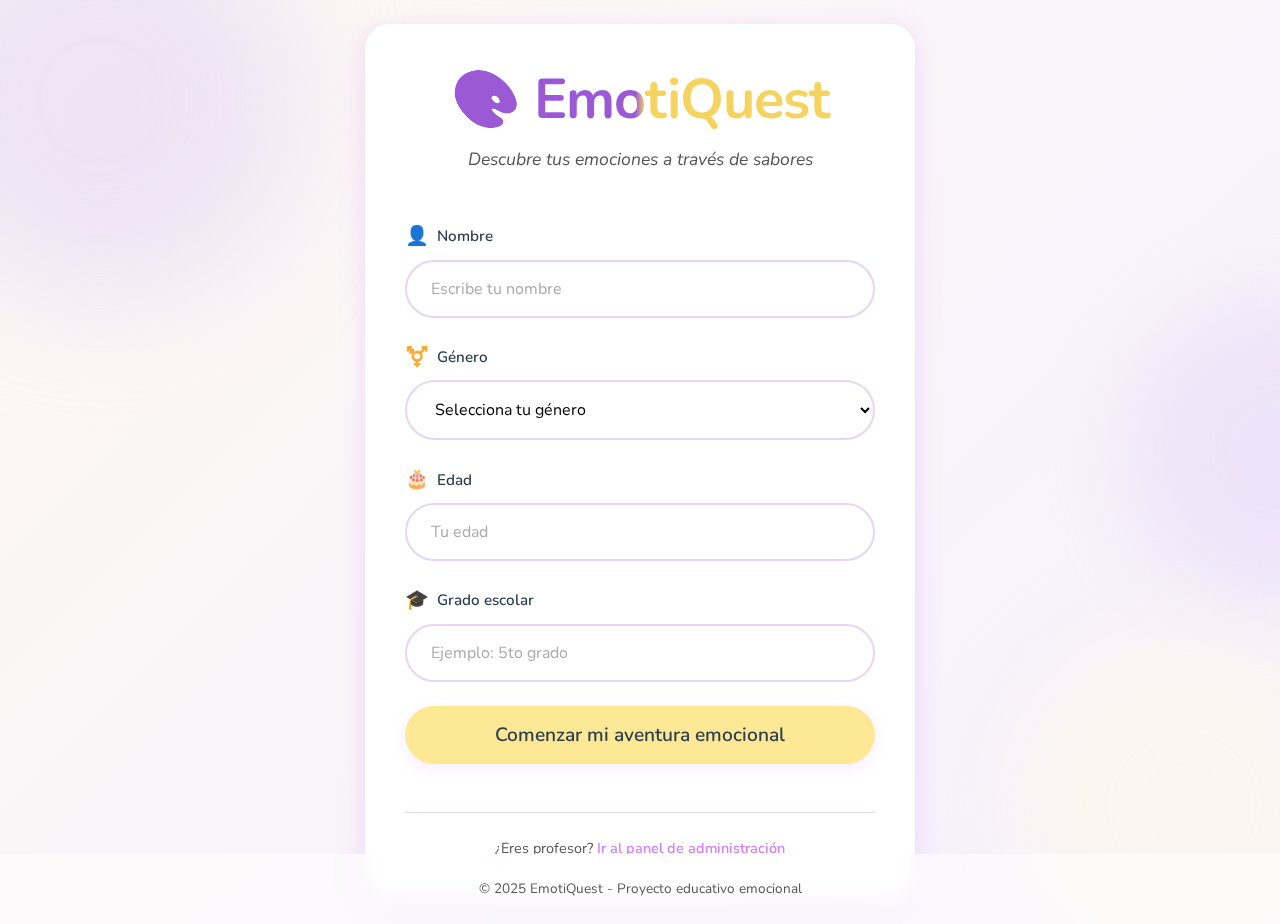
<file: index.html>
<!DOCTYPE html>
<html lang="es">
<head>
  <meta charset="UTF-8">
  <meta name="viewport" content="width=device-width, initial-scale=1.0">
  <title>EmotiQuest - Inicio</title>
  
  <!-- Fuentes Google -->
  <link rel="preconnect" href="https://fonts.googleapis.com">
  <link rel="preconnect" href="https://fonts.gstatic.com" crossorigin>
  <link href="https://fonts.googleapis.com/css2?family=Nunito:wght@300;400;600;700&display=swap" rel="stylesheet">
  
  <!-- Estilos -->
  <link rel="stylesheet" href="./css/styles.css">
</head>
<body class="login-page">
  
  <!-- Contenedor principal -->
  <main class="container">
    
    <!-- Card de login -->
    <div class="login-card">
      
      <!-- Logo/Título -->
      <div class="login-header">
        <h1 class="app-title">🎨 EmotiQuest</h1>
        <p class="app-subtitle">Descubre tus emociones a través de sabores</p>
      </div>

      <!-- Formulario de login -->
      <form id="login-form" class="login-form">
        
        <!-- Campo: Nombre -->
        <div class="form-group">
          <label for="nombre">
            <span class="label-icon">👤</span>
            Nombre
          </label>
          <input 
            type="text" 
            id="nombre" 
            name="nombre" 
            placeholder="Escribe tu nombre"
            required 
            autocomplete="off"
          >
        </div>

        <!-- Campo: Género -->
        <div class="form-group">
          <label for="genero">
            <span class="label-icon">⚧️</span>
            Género
          </label>
          <select id="genero" name="genero" required>
            <option value="">Selecciona tu género</option>
            <option value="masculino">Masculino</option>
            <option value="femenino">Femenino</option>
            <option value="otro">Otro</option>
          </select>
        </div>

        <!-- Campo: Edad -->
        <div class="form-group">
          <label for="edad">
            <span class="label-icon">🎂</span>
            Edad
          </label>
          <input 
            type="number" 
            id="edad" 
            name="edad" 
            min="5" 
            max="100" 
            placeholder="Tu edad"
            required
          >
        </div>

        <!-- Campo: Grado escolar -->
        <div class="form-group">
          <label for="grado">
            <span class="label-icon">🎓</span>
            Grado escolar
          </label>
          <input 
            type="text" 
            id="grado" 
            name="grado" 
            placeholder="Ejemplo: 5to grado"
            required
          >
        </div>

        <!-- Mensaje de error (oculto por defecto) -->
        <div id="error-message" class="error-message hidden">
          <!-- Mensaje dinámico -->
        </div>

        <!-- Botón de envío -->
        <button type="submit" class="btn btn-primary">
          Comenzar mi aventura emocional
        </button>

      </form>

      <!-- Footer del card -->
      <div class="login-footer">
        <p>¿Eres profesor? <a href="./admin.html" class="link-admin">Ir al panel de administración</a></p>
      </div>

    </div>

  </main>

  <!-- Footer global -->
  <footer class="main-footer">
    <p>© 2025 EmotiQuest - Proyecto educativo emocional</p>
  </footer>

  <!-- Scripts -->
  <script src="./js/storage.js"></script>
  <script src="./js/login.js"></script>

</body>
</html>
</file>
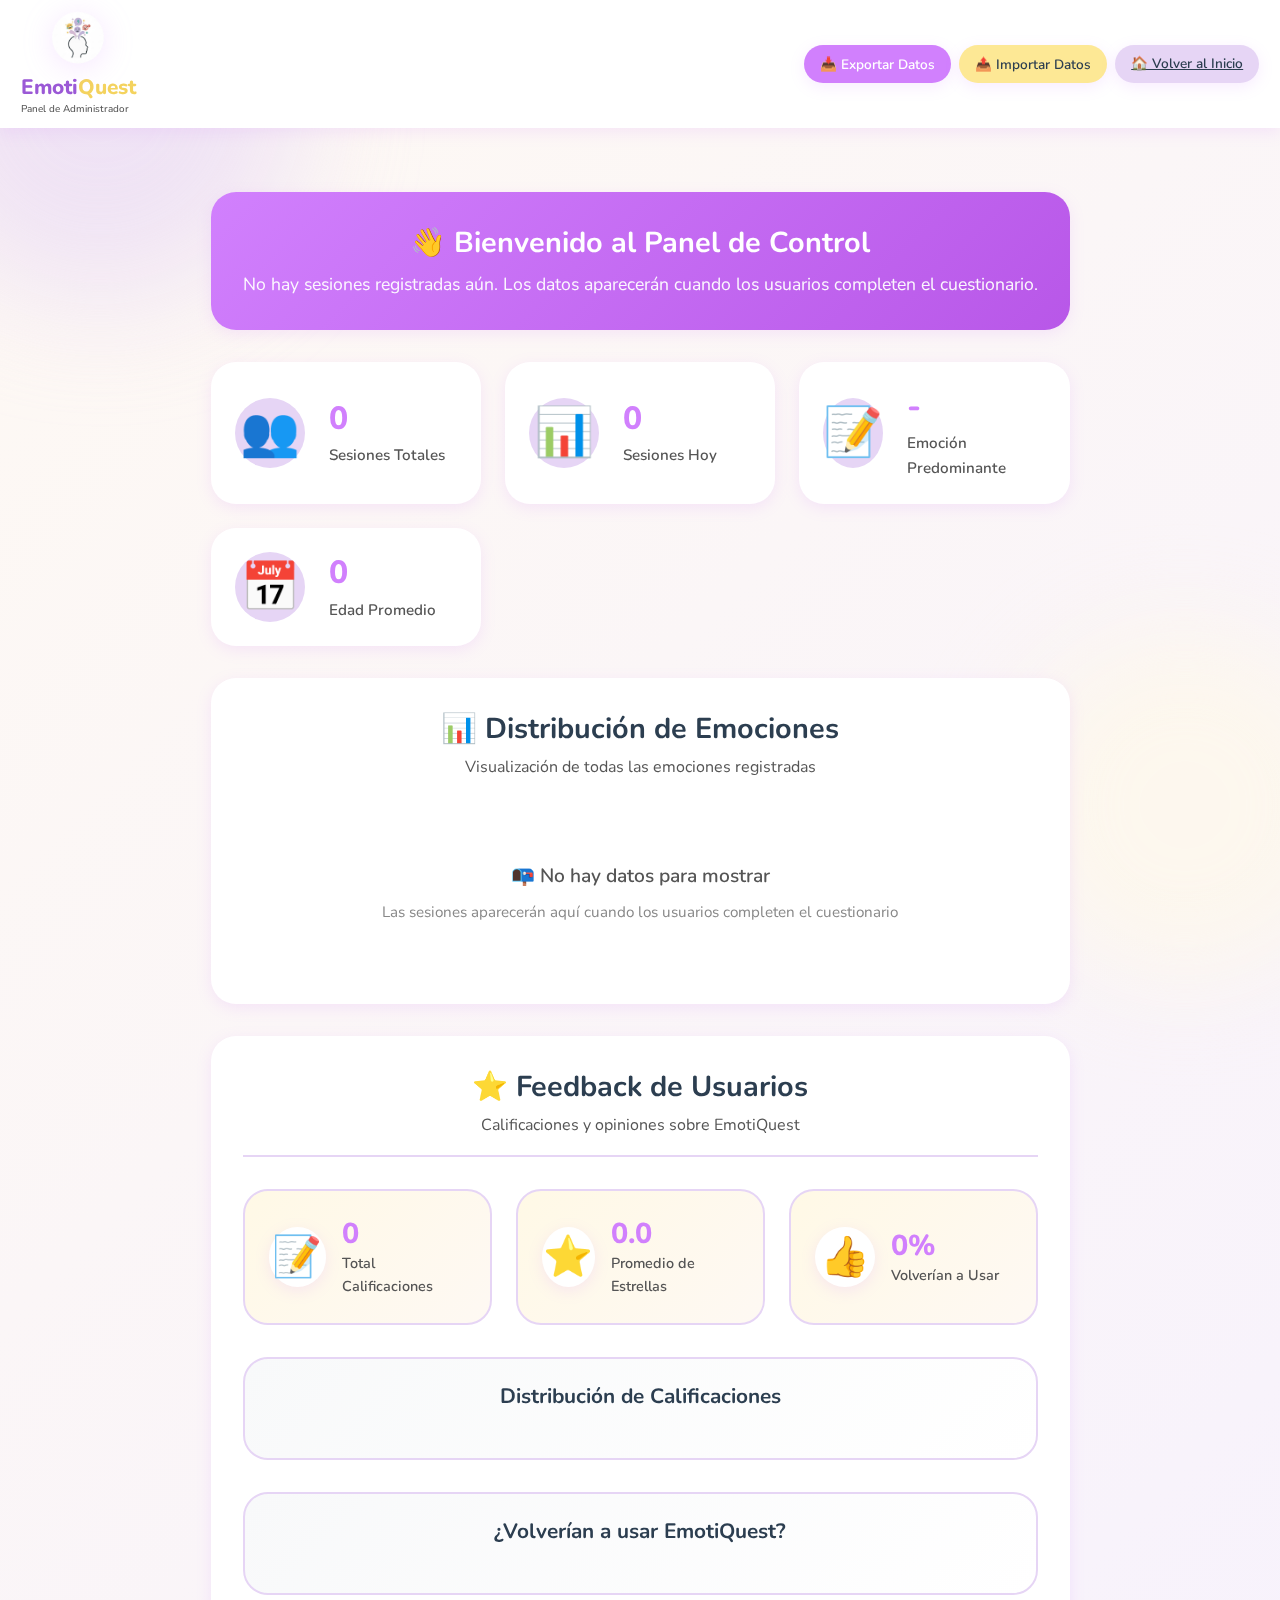
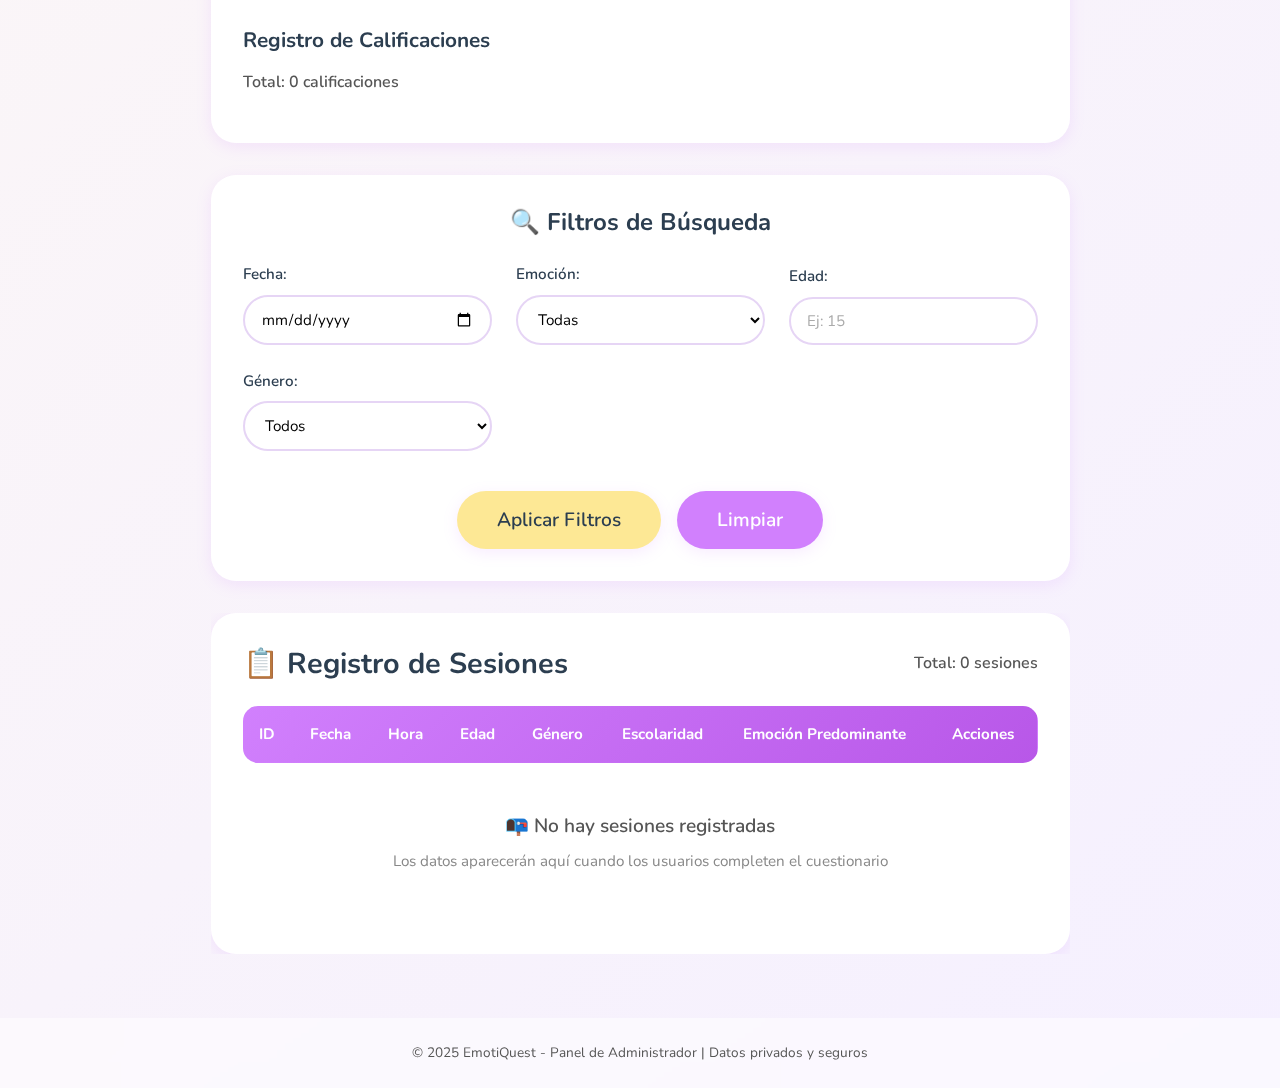
<file: admin.html>
<!DOCTYPE html>
<html lang="es">
<head>
  <meta charset="UTF-8">
  <meta name="viewport" content="width=device-width, initial-scale=1.0">
  <title>EmotiQuest - Panel de Administrador</title>
  
  <!-- Estilos -->
  <link rel="stylesheet" href="./css/styles.css">
  <link rel="stylesheet" href="./css/admin.css">
  <link rel="stylesheet" href="./css/responsive.css">
  
  <!-- Google Fonts -->
  <link rel="preconnect" href="https://fonts.googleapis.com">
  <link rel="preconnect" href="https://fonts.gstatic.com" crossorigin>
  <link href="https://fonts.googleapis.com/css2?family=Nunito:wght@300;400;600;700;800&display=swap" rel="stylesheet">
</head>
<body class="admin-page">

  <!-- Header del Admin -->
  <header class="admin-header">
    <div class="admin-header-content">
    
      <div class="admin-branding">
        <div class="app-logo">
          <img src="./images/logo/emotiquest-logo.png" alt="EmotiQuest Logo" class="logo-image">
        </div>
        <h1 class="admin-title">Emoti<span class="title-quest">Quest</span></h1>
  
        <p class="admin-subtitle">Panel de Administrador</p>
      </div>
      
      <div class="admin-actions">
        <button id="btn-exportar" class="btn btn-secondary" title="Exportar datos a JSON">
          📥 Exportar Datos
        </button>
        <button id="btn-importar" class="btn btn-primary" title="Importar datos desde JSON">
          📤 Importar Datos
        </button>
        <input type="file" id="file-input" accept=".json" style="display: none;">
        <a href="./index.html" class="btn btn-volver">🏠 Volver al Inicio</a>
      </div>
    </div>
  </header>

  <!-- Contenedor Principal -->
  <main class="admin-container">

    <!-- Mensaje de Bienvenida / Estado -->
    <section class="admin-welcome" id="admin-welcome">
      <div class="welcome-card">
        <h2>👋 Bienvenido al Panel de Control</h2>
        <p id="welcome-message">Cargando estadísticas...</p>
      </div>
    </section>

    <!-- Estadísticas Generales -->
    <section class="admin-stats" id="admin-stats">
      <div class="stat-card">
        <div class="stat-icon">👥</div>
        <div class="stat-content">
          <h3 id="stat-total">0</h3>
          <p>Sesiones Totales</p>
        </div>
      </div>

      <div class="stat-card">
        <div class="stat-icon">📊</div>
        <div class="stat-content">
          <h3 id="stat-hoy">0</h3>
          <p>Sesiones Hoy</p>
        </div>
      </div>

      <div class="stat-card">
        <div class="stat-icon">📝</div>
        <div class="stat-content">
          <h3 id="stat-emocion">-</h3>
          <p>Emoción Predominante</p>
        </div>
      </div>

      <div class="stat-card">
        <div class="stat-icon">📅</div>
        <div class="stat-content">
          <h3 id="stat-promedio">0</h3>
          <p>Edad Promedio</p>
        </div>
      </div>
    </section>

    <!-- Gráfico de Distribución de Emociones -->
    <section class="admin-chart-section">
      <div class="chart-card">
        <div class="chart-header">
          <h2>📊 Distribución de Emociones</h2>
          <p>Visualización de todas las emociones registradas</p>
        </div>
        
        <div class="chart-container" id="chart-container">
          <!-- El gráfico se genera dinámicamente con JavaScript -->
          <div class="chart-bars" id="chart-bars">
            <!-- Barras generadas dinámicamente -->
          </div>
          <div class="chart-legend" id="chart-legend">
            <!-- Leyenda generada dinámicamente -->
          </div>
        </div>

        <div class="chart-empty" id="chart-empty" style="display: none;">
          <p>📭 No hay datos para mostrar</p>
          <p class="text-muted">Las sesiones aparecerán aquí cuando los usuarios completen el cuestionario</p>
        </div>
      </div>
    </section>
<!-- ========================================
         NUEVA SECCIÓN: CALIFICACIONES
         ======================================== -->
    <section class="admin-calificaciones-section">
      <div class="calificaciones-card">
        <div class="calificaciones-header">
          <h2>⭐ Feedback de Usuarios</h2>
          <p>Calificaciones y opiniones sobre EmotiQuest</p>
        </div>

        <!-- Estadísticas de Calificaciones -->
        <div class="calificaciones-stats" id="calificaciones-stats">
          <div class="cal-stat-card">
            <div class="cal-stat-icon">📝</div>
            <div class="cal-stat-content">
              <h3 id="cal-stat-total">0</h3>
              <p>Total Calificaciones</p>
            </div>
          </div>

          <div class="cal-stat-card">
            <div class="cal-stat-icon">⭐</div>
            <div class="cal-stat-content">
              <h3 id="cal-stat-promedio">0.0</h3>
              <p>Promedio de Estrellas</p>
            </div>
          </div>

          <div class="cal-stat-card">
            <div class="cal-stat-icon">👍</div>
            <div class="cal-stat-content">
              <h3 id="cal-stat-volverian">0%</h3>
              <p>Volverían a Usar</p>
            </div>
          </div>
        </div>

        <!-- Gráfico de Estrellas -->
        <div class="calificaciones-chart">
          <h3 class="chart-subtitle">Distribución de Calificaciones</h3>
          <div class="stars-chart" id="stars-chart">
            <!-- Barras horizontales generadas dinámicamente -->
          </div>
        </div>

        <!-- Gráfico de "Volvería a usar" -->
        <div class="calificaciones-volveria">
          <h3 class="chart-subtitle">¿Volverían a usar EmotiQuest?</h3>
          <div class="volveria-chart" id="volveria-chart">
            <!-- Barras generadas dinámicamente -->
          </div>
        </div>

        <!-- Tabla de Calificaciones -->
        <div class="calificaciones-tabla">
          <h3 class="table-subtitle">Registro de Calificaciones</h3>
          <p id="calificaciones-count">Total: 0 calificaciones</p>

          <div class="table-wrapper">
            <table class="admin-table" id="calificaciones-table">
              <thead>
                <tr>
                  <th>Fecha</th>
                  <th>Edad</th>
                  <th>Género</th>
                  <th>Escolaridad</th>
                  <th>Estrellas</th>
                  <th>¿Volvería?</th>
                  <th>Acciones</th>
                </tr>
              </thead>
              <tbody id="calificaciones-table-body">
                <!-- Filas generadas dinámicamente -->
              </tbody>
            </table>
          </div>

          <div class="table-empty" id="calificaciones-empty" style="display: none;">
            <p>📭 No hay calificaciones registradas</p>
            <p class="text-muted">Las calificaciones aparecerán aquí cuando los usuarios califiquen la experiencia</p>
          </div>
        </div>

      </div>
    </section>
    <!-- FIN SECCIÓN CALIFICACIONES -->
    <!-- Filtros -->
    <section class="admin-filters">
      <div class="filters-card">
        <h3>🔍 Filtros de Búsqueda</h3>
        <div class="filters-grid">
          
          <div class="filter-group">
            <label for="filter-fecha">Fecha:</label>
            <input type="date" id="filter-fecha" class="filter-input">
          </div>

          <div class="filter-group">
            <label for="filter-emocion">Emoción:</label>
            <select id="filter-emocion" class="filter-input">
              <option value="">Todas</option>
              <option value="alegria">Alegría</option>
              <option value="tristeza">Tristeza</option>
              <option value="enojo">Enojo</option>
              <option value="miedo">Miedo</option>
              <option value="calma">Calma</option>
              <option value="nerviosismo">Nerviosismo</option>
              <option value="desmotivacion">Desmotivación</option>
              <option value="motivacion">Motivación</option>
              <option value="inseguridad">Inseguridad</option>
            </select>
          </div>

          <div class="filter-group">
            <label for="filter-edad">Edad:</label>
            <input type="number" id="filter-edad" class="filter-input" placeholder="Ej: 15">
          </div>

         <div class="filter-group">
            <label for="filter-genero">Género:</label>
            <select id="filter-genero" class="filter-input">
              <option value="">Todos</option>
              <option value="masculino">Masculino</option>
              <option value="femenino">Femenino</option>
              <option value="pnd">Prefiero no decirlo</option>
            </select>
          </div>


          <div class="filter-actions">
            <button id="btn-aplicar-filtros" class="btn btn-primary">Aplicar Filtros</button>
            <button id="btn-limpiar-filtros" class="btn btn-secondary">Limpiar</button>
          </div>

        </div>
      </div>
    </section>

    <!-- Tabla de Sesiones -->
    <section class="admin-table-section">
      <div class="table-card">
        <div class="table-header">
          <h2>📋 Registro de Sesiones</h2>
          <p id="table-count">Total: 0 sesiones</p>
        </div>

        <div class="table-wrapper">
          <table class="admin-table" id="admin-table">
            <thead>
              <tr>
                <th>ID</th>
                <th>Fecha</th>
                <th>Hora</th>
                <th>Edad</th>
                <th>Género</th>
                <th>Escolaridad</th>
                <th>Emoción Predominante</th>
                <th>Acciones</th>
              </tr>
            </thead>
            <tbody id="table-body">
              <!-- Filas generadas dinámicamente -->
            </tbody>
          </table>
        </div>

        <div class="table-empty" id="table-empty" style="display: none;">
          <p>📭 No hay sesiones registradas</p>
          <p class="text-muted">Los datos aparecerán aquí cuando los usuarios completen el cuestionario</p>
        </div>
      </div>
    </section>

    <!-- Modal de Detalles de Sesión -->
    <div class="modal" id="modal-detalles" style="display: none;">
      <div class="modal-content">
        <div class="modal-header">
          <h2>📊 Detalles de la Sesión</h2>
          <button class="modal-close" id="modal-close">✕</button>
        </div>
        <div class="modal-body" id="modal-body"></div>
      </div>
    </div>

    <!-- Modal de Detalles de Calificación -->
    <div class="modal" id="modal-calificacion" style="display: none;">
      <div class="modal-content">
        <div class="modal-header">
          <h2>⭐ Detalles de la Calificación</h2>
          <button class="modal-close" id="modal-calificacion-close">✕</button>
        </div>
        <div class="modal-body" id="modal-calificacion-body"></div>
      </div>
    </div>
  </main>

  <!-- Footer -->
  <footer class="main-footer">
    <p>&copy; 2025 EmotiQuest - Panel de Administrador | Datos privados y seguros</p>
  </footer>

  <!-- Scripts -->
  <script src="./js/storage.js"></script>
  <script src="./js/emociones.js"></script>
  <script src="./js/admin.js"></script>

</body>
</html>
</file>
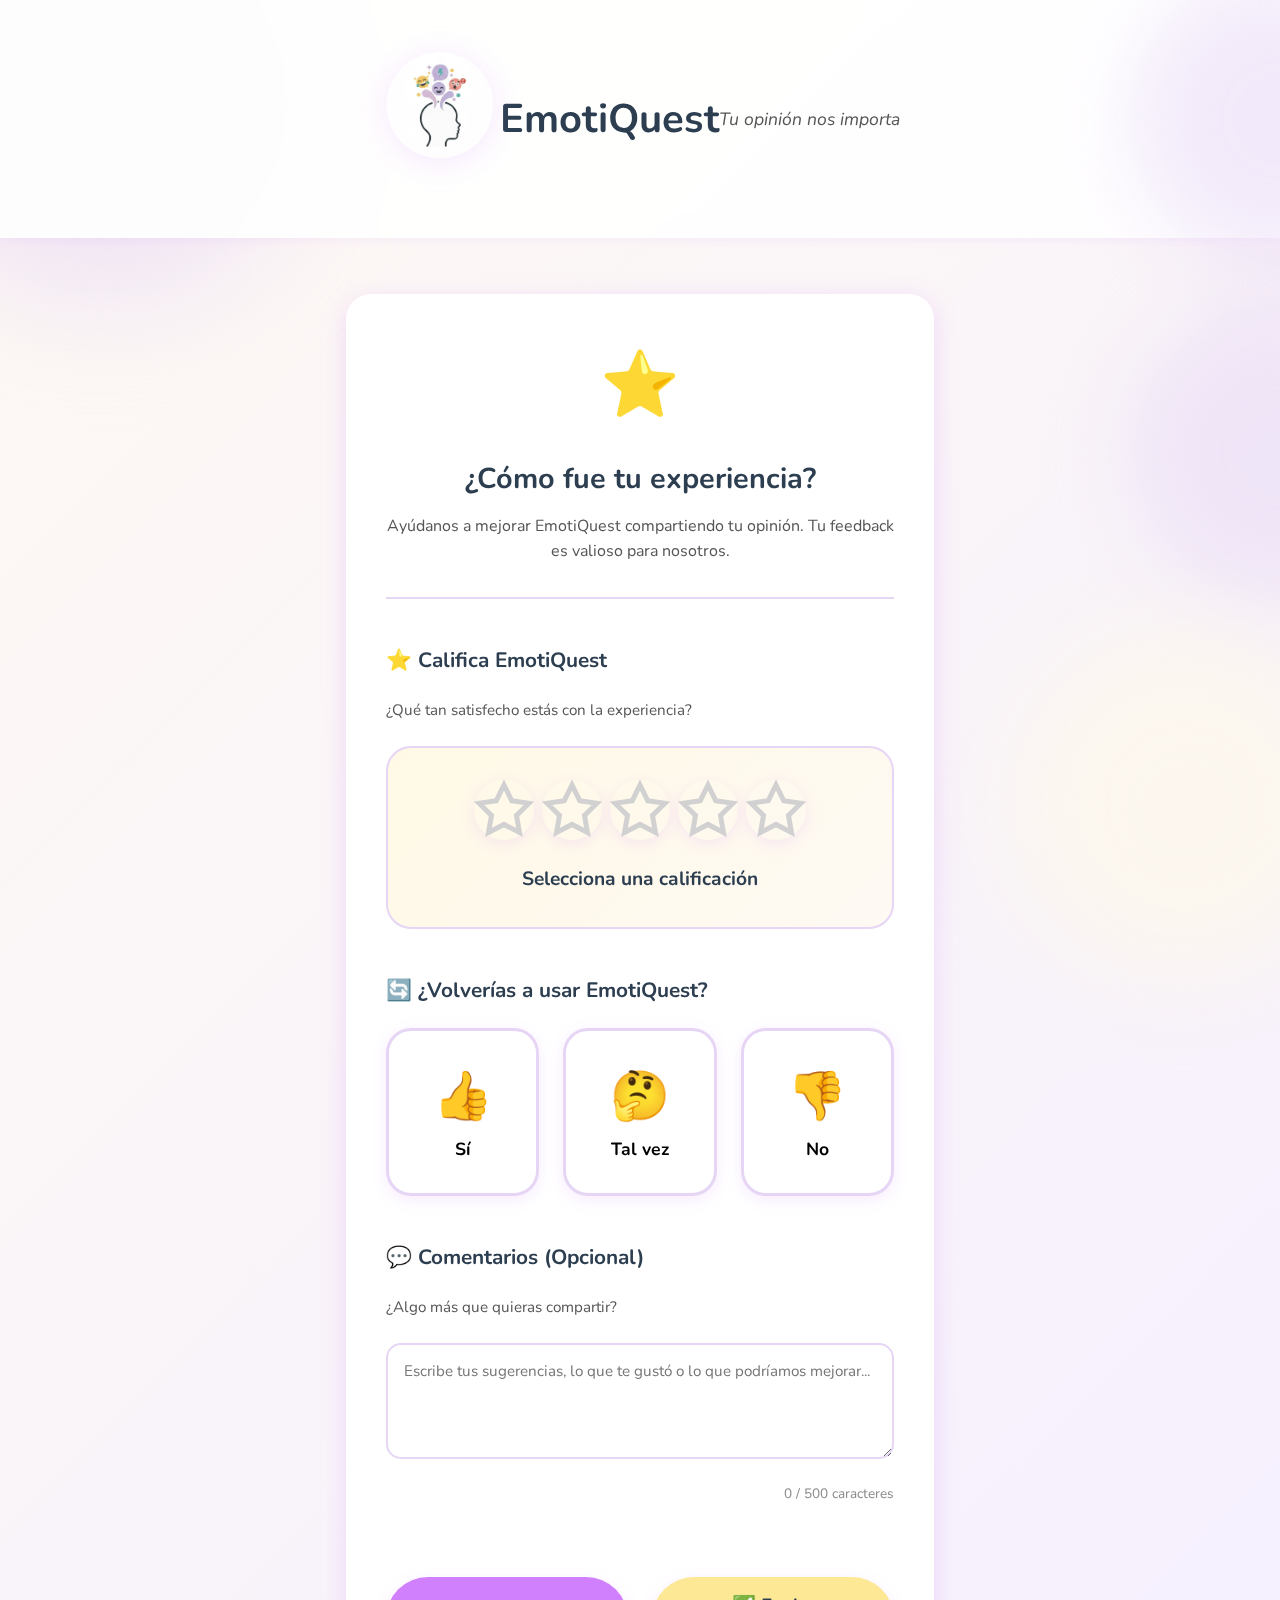
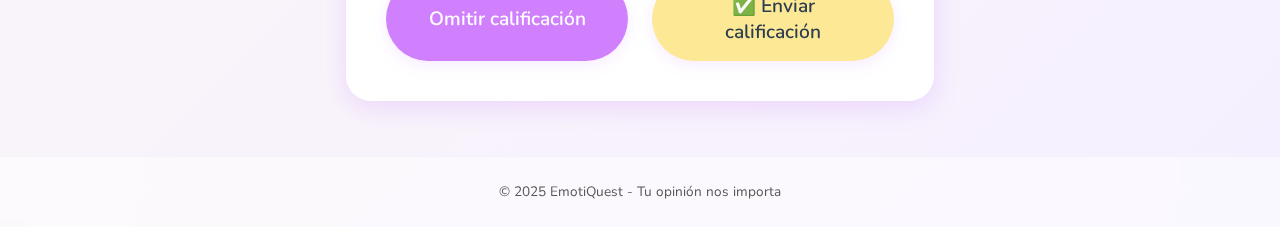
<file: calificacion.html>
<!DOCTYPE html>
<html lang="es">
<head>
  <meta charset="UTF-8">
  <meta name="viewport" content="width=device-width, initial-scale=1.0">
  <title>EmotiQuest - Califica tu Experiencia</title>
  
  <!-- Fuentes Google -->
  <link rel="preconnect" href="https://fonts.googleapis.com">
  <link rel="preconnect" href="https://fonts.gstatic.com" crossorigin>
  <link href="https://fonts.googleapis.com/css2?family=Nunito:wght@300;400;600;700&display=swap" rel="stylesheet">
  
  <!-- Estilos -->
  <link rel="stylesheet" href="./css/styles.css">
  <link rel="stylesheet" href="./css/calificacion.css">
  <link rel="stylesheet" href="./css/responsive.css">
</head>
<body class="calificacion-page">
  
  <!-- Header -->
  <header class="calificacion-header">
    <div class="container">
      <div class="app-logo">
        <img src="./images/logo/emotiquest-logo.png" alt="EmotiQuest Logo" class="logo-image">
      </div>
      <h1 class="calificacion-title">EmotiQuest</h1>
      <p class="calificacion-subtitle">Tu opinión nos importa</p>
    </div>
  </header>

  <!-- Contenedor principal -->
  <main class="container">
    
    <div class="calificacion-container">
      
      <!-- Card de calificación -->
      <div class="calificacion-card">
        
        <div class="calificacion-intro">
          <div class="intro-icon">⭐</div>
          <h2 class="intro-title">¿Cómo fue tu experiencia?</h2>
          <p class="intro-text">
            Ayúdanos a mejorar EmotiQuest compartiendo tu opinión.
            Tu feedback es valioso para nosotros.
          </p>
        </div>

        <!-- Formulario de calificación -->
        <form id="calificacion-form" class="calificacion-form">
          
          <!-- Calificación con estrellas -->
          <div class="form-section">
            <h3 class="section-title">⭐ Califica EmotiQuest</h3>
            <p class="section-description">¿Qué tan satisfecho estás con la experiencia?</p>
            
            <div class="rating-container">
              <div class="stars" id="stars-container">
                <button type="button" class="star" data-rating="1" aria-label="1 estrella">
                  <svg viewBox="0 0 24 24" fill="none" stroke="currentColor">
                    <path d="M12 2l3.09 6.26L22 9.27l-5 4.87 1.18 6.88L12 17.77l-6.18 3.25L7 14.14 2 9.27l6.91-1.01L12 2z"/>
                  </svg>
                </button>
                <button type="button" class="star" data-rating="2" aria-label="2 estrellas">
                  <svg viewBox="0 0 24 24" fill="none" stroke="currentColor">
                    <path d="M12 2l3.09 6.26L22 9.27l-5 4.87 1.18 6.88L12 17.77l-6.18 3.25L7 14.14 2 9.27l6.91-1.01L12 2z"/>
                  </svg>
                </button>
                <button type="button" class="star" data-rating="3" aria-label="3 estrellas">
                  <svg viewBox="0 0 24 24" fill="none" stroke="currentColor">
                    <path d="M12 2l3.09 6.26L22 9.27l-5 4.87 1.18 6.88L12 17.77l-6.18 3.25L7 14.14 2 9.27l6.91-1.01L12 2z"/>
                  </svg>
                </button>
                <button type="button" class="star" data-rating="4" aria-label="4 estrellas">
                  <svg viewBox="0 0 24 24" fill="none" stroke="currentColor">
                    <path d="M12 2l3.09 6.26L22 9.27l-5 4.87 1.18 6.88L12 17.77l-6.18 3.25L7 14.14 2 9.27l6.91-1.01L12 2z"/>
                  </svg>
                </button>
                <button type="button" class="star" data-rating="5" aria-label="5 estrellas">
                  <svg viewBox="0 0 24 24" fill="none" stroke="currentColor">
                    <path d="M12 2l3.09 6.26L22 9.27l-5 4.87 1.18 6.88L12 17.77l-6.18 3.25L7 14.14 2 9.27l6.91-1.01L12 2z"/>
                  </svg>
                </button>
              </div>
              
              <div class="rating-label" id="rating-label">
                Selecciona una calificación
              </div>
              
              <input 
                type="hidden" 
                id="rating-value" 
                name="rating" 
                value="0"
                required
              >
            </div>
          </div>

          <!-- Pregunta: ¿Usarías EmotiQuest de nuevo? -->
          <div class="form-section">
            <h3 class="section-title">🔄 ¿Volverías a usar EmotiQuest?</h3>
            
            <div class="choice-buttons">
              <button 
                type="button" 
                class="choice-btn" 
                data-choice="si"
                id="choice-si"
              >
                <span class="choice-icon">👍</span>
                <span class="choice-text">Sí</span>
              </button>
              
              <button 
                type="button" 
                class="choice-btn" 
                data-choice="tal-vez"
                id="choice-tal-vez"
              >
                <span class="choice-icon">🤔</span>
                <span class="choice-text">Tal vez</span>
              </button>
              
              <button 
                type="button" 
                class="choice-btn" 
                data-choice="no"
                id="choice-no"
              >
                <span class="choice-icon">👎</span>
                <span class="choice-text">No</span>
              </button>
            </div>
            
            <input 
              type="hidden" 
              id="volveria-value" 
              name="volveria" 
              value=""
              required
            >
          </div>

          <!-- Comentarios opcionales -->
          <div class="form-section">
            <h3 class="section-title">💬 Comentarios (Opcional)</h3>
            <p class="section-description">¿Algo más que quieras compartir?</p>
            
            <textarea 
              id="comentarios" 
              name="comentarios" 
              rows="4" 
              placeholder="Escribe tus sugerencias, lo que te gustó o lo que podríamos mejorar..."
              maxlength="500"
            ></textarea>
            
            <div class="char-count">
              <span id="char-counter">0</span> / 500 caracteres
            </div>
          </div>

          <!-- Mensaje de error -->
          <div id="error-message" class="error-message hidden">
            <!-- Mensaje dinámico -->
          </div>

          <!-- Botones de acción -->
          <div class="form-actions">
            <button 
              type="button" 
              id="btn-omitir" 
              class="btn btn-secondary"
            >
              Omitir calificación
            </button>
            
            <button 
              type="submit" 
              id="btn-enviar" 
              class="btn btn-primary"
            >
              ✅ Enviar calificación
            </button>
          </div>

        </form>

        <!-- Mensaje de agradecimiento (oculto por defecto) -->
        <div id="mensaje-gracias" class="mensaje-gracias hidden">
          <div class="gracias-icon">🎉</div>
          <h2 class="gracias-title">¡Gracias por tu opinión!</h2>
          <p class="gracias-text">
            Tu feedback nos ayuda a mejorar EmotiQuest para todos.
          </p>
          <button id="btn-finalizar" class="btn btn-primary btn-lg">
            🏠 Volver al inicio
          </button>
        </div>

      </div>

    </div>

  </main>

  <!-- Footer -->
  <footer class="main-footer">
    <p>© 2025 EmotiQuest - Tu opinión nos importa</p>
  </footer>

  <!-- Scripts -->
  <script src="./js/storage.js"></script>
  <script src="./js/calificacion.js"></script>

</body>
</html>
</file>
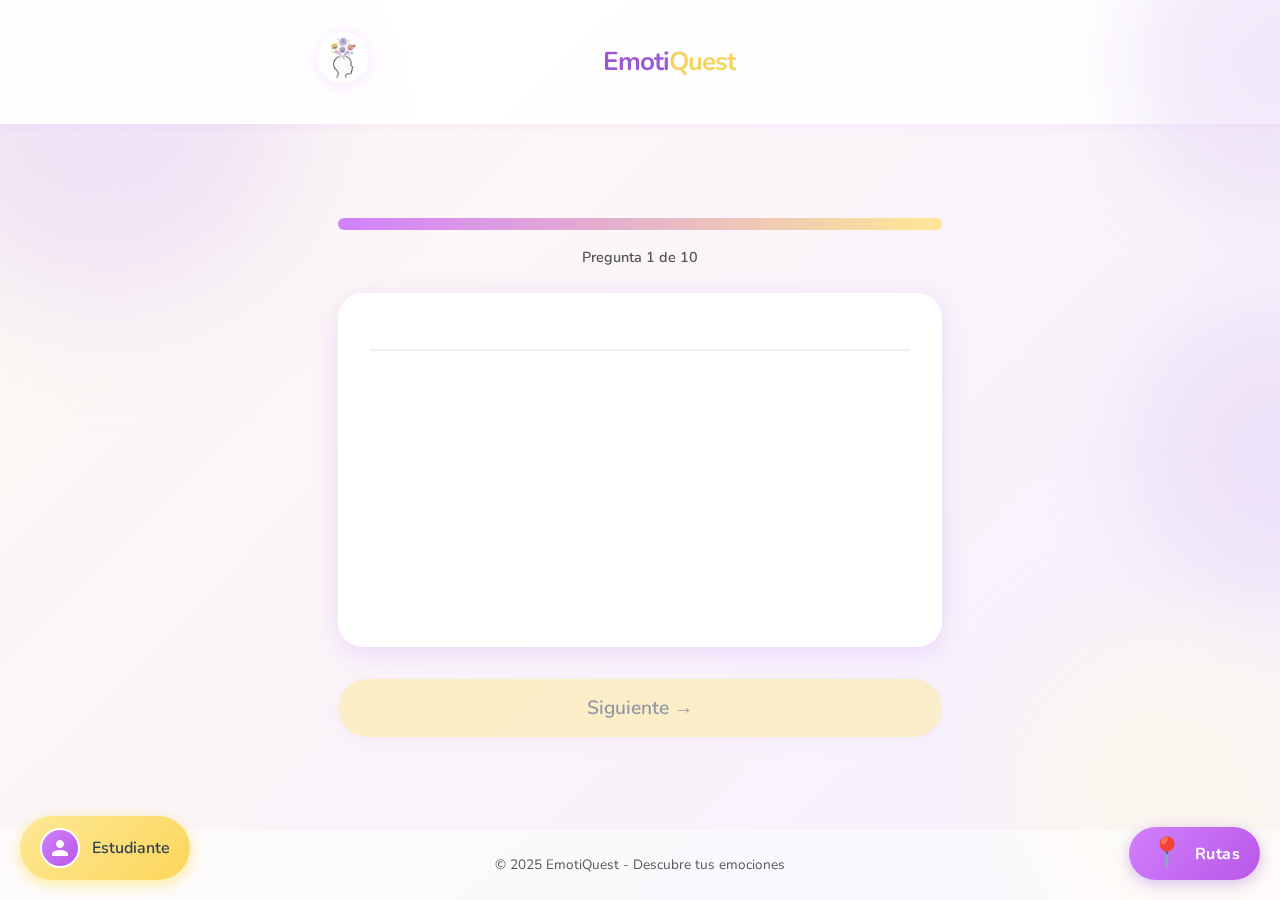
<file: cuestionario.html>
<!DOCTYPE html>
<html lang="es">
<head>
  <meta charset="UTF-8">
  <meta name="viewport" content="width=device-width, initial-scale=1.0">
  <title>EmotiQuest - Cuestionario</title>
  
  <!-- Fuentes Google -->
  <link rel="preconnect" href="https://fonts.googleapis.com">
  <link rel="preconnect" href="https://fonts.gstatic.com" crossorigin>
  <link href="https://fonts.googleapis.com/css2?family=Nunito:wght@300;400;600;700&display=swap" rel="stylesheet">
  
  <!-- Estilos -->

  <link rel="stylesheet" href="./css/styles.css">
  <link rel="stylesheet" href="./css/quiz.css">
  <link rel="stylesheet" href="./css/responsive.css">
</head>
<body class="quiz-page">
  
  <!-- Header -->
  <header class="quiz-header">
    
    <div class="container">
      <div class="app-logo">
          <img src="./images/logo/emotiquest-logo.png" alt="EmotiQuest Logo" class="logo-image">
        </div>
      <h1 class="quiz-title"> EmotiQuest</h1>
      <p class="user-greeting" id="user-greeting">
        <!-- Se llena con JavaScript -->
      </p>
    </div>
  </header>


  <!-- Contenedor principal -->
   <main class="container">
    
    <div class="quiz-container">
      
      <!-- Barra de progreso -->
      <div class="progress-bar">
        <div class="progress-fill" id="progress-fill"></div>
      </div>
      
      <div class="progress-text" id="progress-text">
        Pregunta 1 de 10
      </div>

      <!-- Card de pregunta -->
      <div class="question-card">
        <div class="question-header">
          <h2 class="question-title" id="question-title">
            <!-- Pregunta dinámica -->
          </h2>
        </div>

        <!-- Opciones de respuesta -->
        <div class="options-grid" id="options-grid">
          <!-- Botones dinámicos -->
        </div>

        <!-- Visualización del batido seleccionado -->
        <div class="batido-preview hidden" id="batido-preview">
          <div class="batido-cup" id="batido-cup"></div>
          <p class="batido-label" id="batido-label">¡Respuesta registrada!</p>
        </div>
      </div>

      <!-- Controles de navegación -->
      <div class="quiz-controls">
        <button id="btn-anterior" class="btn btn-secondary hidden">
          ← Anterior
        </button>
        
        <button id="btn-siguiente" class="btn btn-primary" disabled>
          Siguiente →
        </button>
        
        <button id="btn-terminar" class="btn btn-success hidden" disabled>
          🎉 Terminar
        </button>
      </div>

    </div>

  </main>


  <!-- Footer -->
  <footer class="main-footer">
    <p>© 2025 EmotiQuest - Descubre tus emociones</p>
  </footer>
<!-- ============================================
     BOTONES FLOTANTES
     ============================================ -->

<!-- Botón de Perfil (Inferior Izquierda) -->
<button class="boton-perfil" id="botonPerfil" aria-label="Perfil del estudiante">
  <div class="boton-perfil__avatar" id="avatarPerfil">
    <!-- Icono SVG por defecto (persona) -->
    <svg xmlns="http://www.w3.org/2000/svg" viewBox="0 0 24 24">
      <path d="M12 12c2.21 0 4-1.79 4-4s-1.79-4-4-4-4 1.79-4 4 1.79 4 4 4zm0 2c-2.67 0-8 1.34-8 4v2h16v-2c0-2.66-5.33-4-8-4z"/>
    </svg>
    <!-- TODO: A futuro se reemplazará con imagen personalizada -->
  </div>
  <span class="boton-perfil__nombre" id="nombreEstudiante">Estudiante</span>
</button>

<!-- Botón de Ruta (Inferior Derecha) -->
<button class="boton-ruta" id="botonRuta" aria-label="Ver ruta de bienestar">
  <!-- Icono de mapa/ruta -->
  <span class="ruta-icono">📍</span>
    <span class="ruta-texto">Rutas</span>
  </button>

  <!-- Scripts -->
  <script src="./js/storage.js"></script>
  <script src="./js/emociones.js"></script>
  <script src="./js/cuestionario.js"></script>
  <script src="./js/botones-flotantes.js"></script>
</body>
</html>
</file>
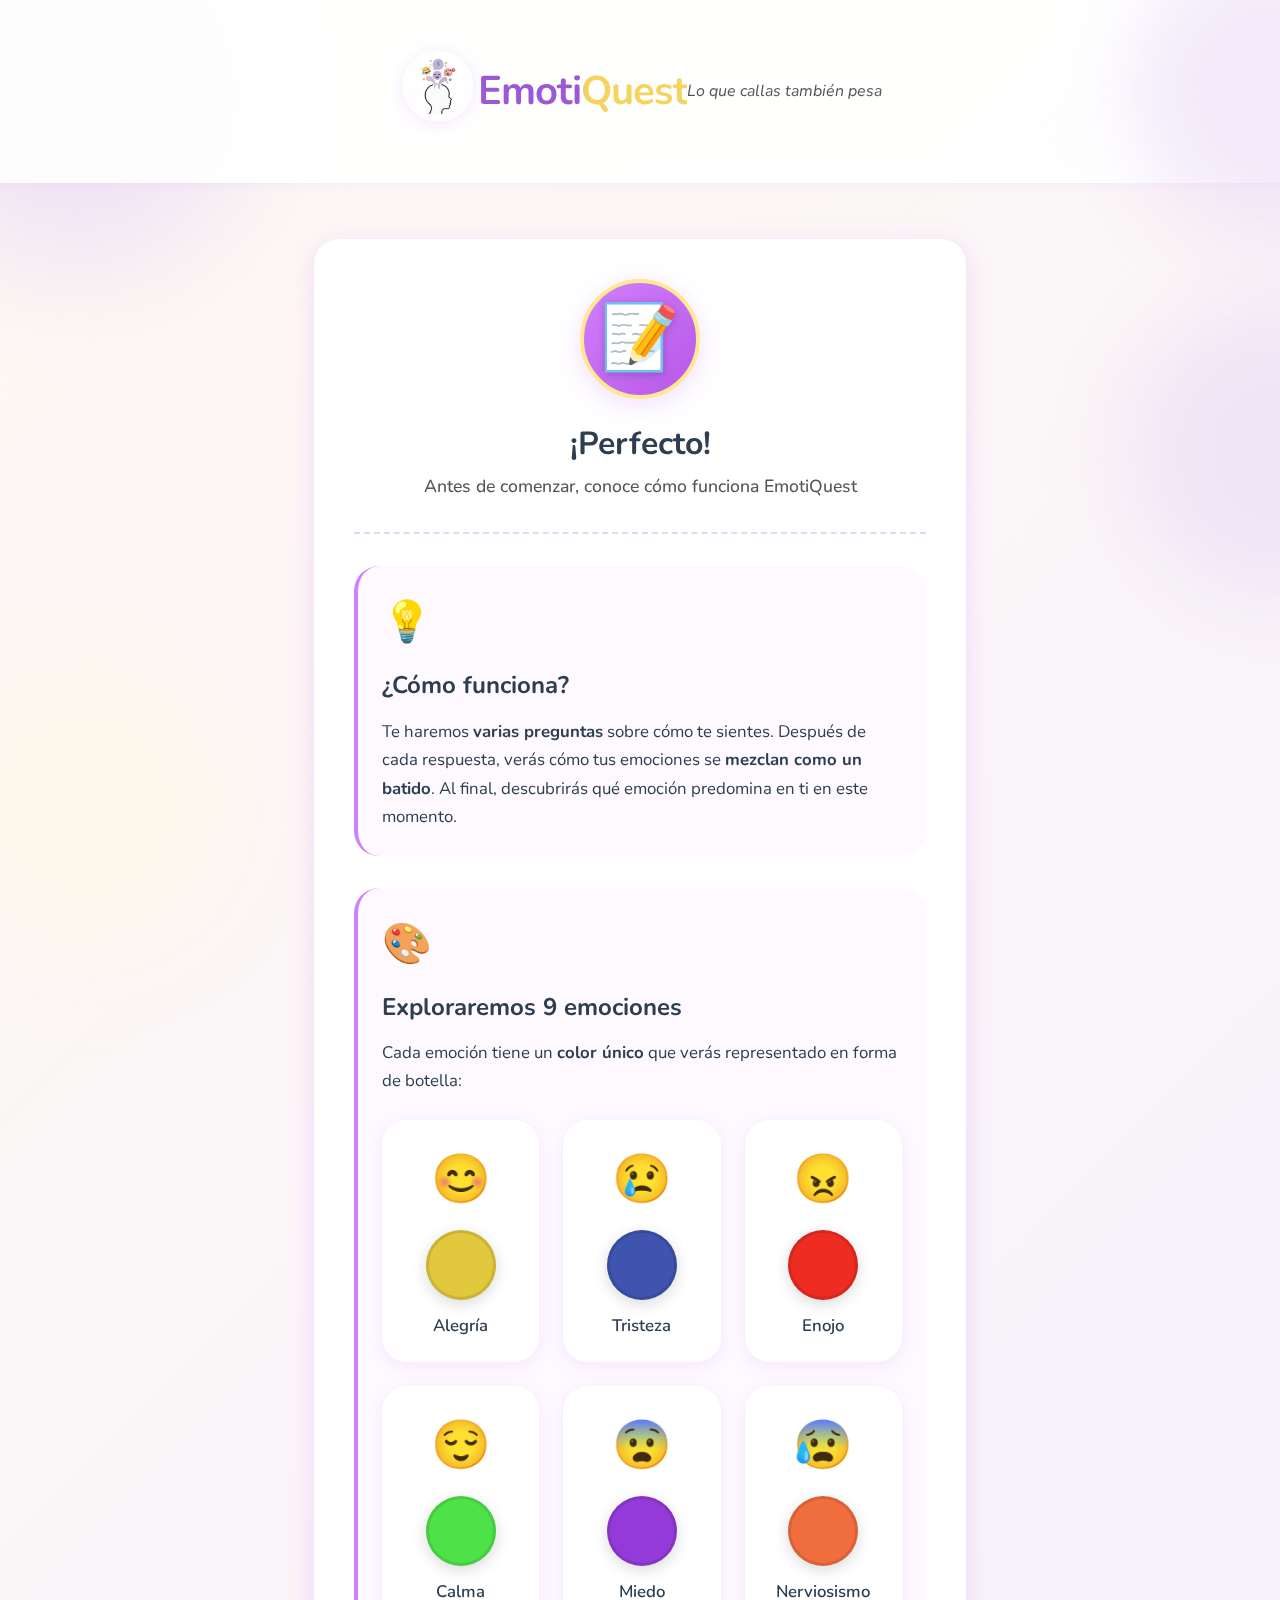
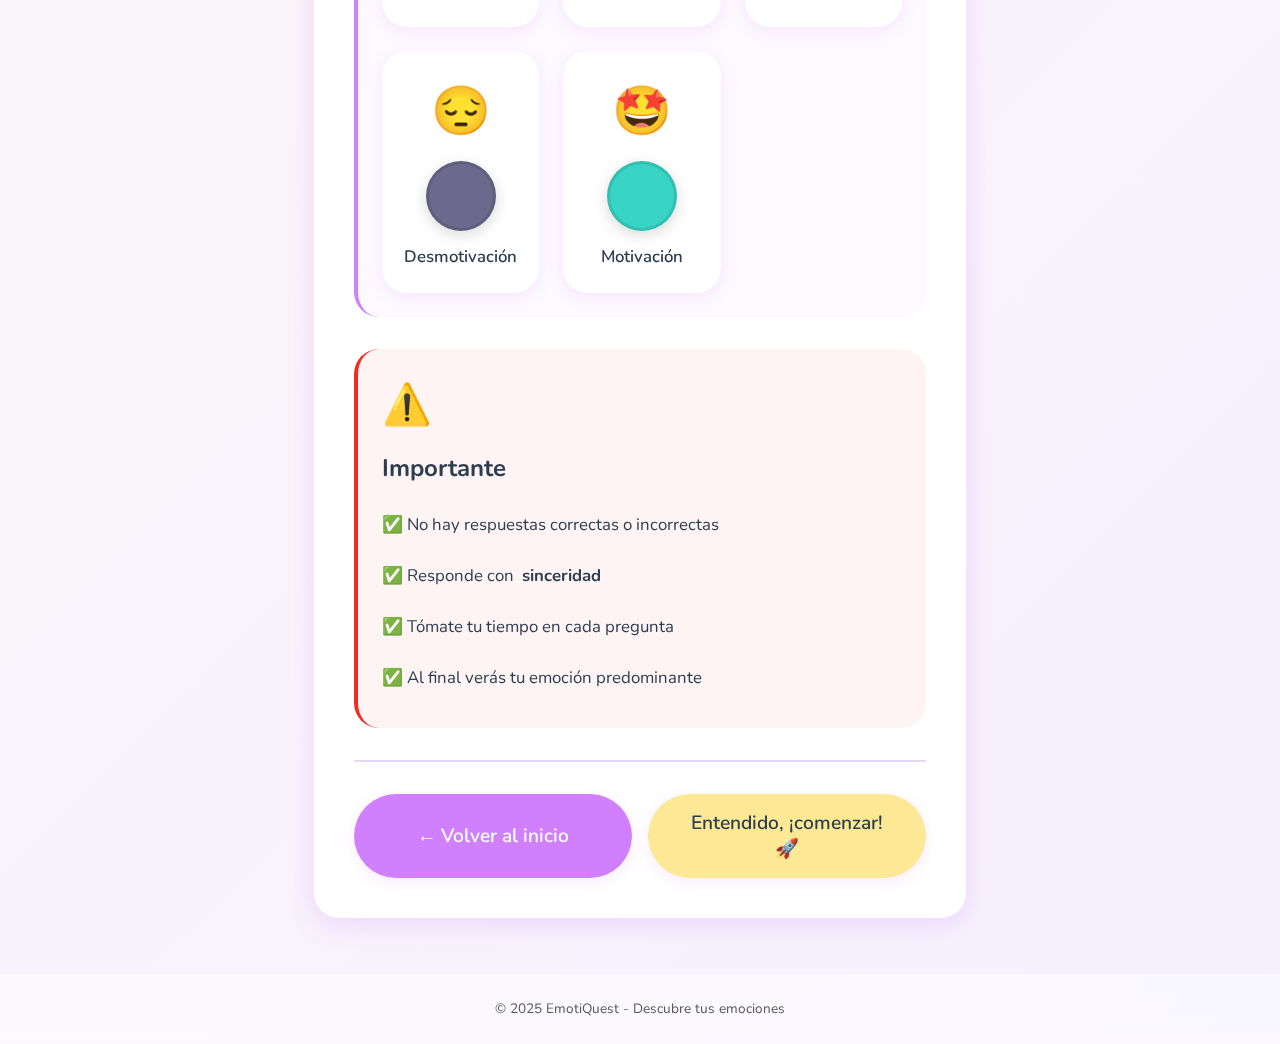
<file: instrucciones.html>
<!DOCTYPE html>
<html lang="es">
<head>
  <meta charset="UTF-8">
  <meta name="viewport" content="width=device-width, initial-scale=1.0">
  <title>EmotiQuest - Instrucciones</title>
  
  <!-- Fuentes Google -->
  <link rel="preconnect" href="https://fonts.googleapis.com">
  <link rel="preconnect" href="https://fonts.gstatic.com" crossorigin>
  <link href="https://fonts.googleapis.com/css2?family=Nunito:wght@300;400;600;700&display=swap" rel="stylesheet">
  
  <!-- Estilos -->
  <link rel="stylesheet" href="./css/styles.css">
  <link rel="stylesheet" href="./css/instrucciones.css">
  <link rel="stylesheet" href="./css/responsive.css">
</head>
<body class="instrucciones-page">
  
  <!-- Header -->
  <header class="instrucciones-header">
    <div class="container">
      <div class="app-logo">
        <img src="./images/logo/emotiquest-logo.png" alt="EmotiQuest Logo" class="logo-image">
      </div>
      <h1 class="app-title">EmotiQuest</h1>
      <p class="app-subtitle">Lo que callas también pesa</p>
    </div>
  </header>

  <!-- Contenedor principal -->
  <main class="container">
    
    <div class="instrucciones-card">
      
      <!-- Saludo personalizado -->
      <div class="instrucciones-greeting">
        <div class="avatar-circle">
          <span class="avatar-icon">📝</span>
        </div>
        <h2 id="greeting-name">¡Perfecto!</h2>
        <p class="subtitle-text">Antes de comenzar, conoce cómo funciona EmotiQuest</p>
      </div>

      <!-- Sección: ¿Cómo funciona? -->
      <div class="instrucciones-section">
        <div class="section-icon">💡</div>
        <h3>¿Cómo funciona?</h3>
        <p>
          Te haremos <strong>varias preguntas</strong> sobre cómo te sientes. 
          Después de cada respuesta, verás cómo tus emociones se <strong>mezclan como un batido</strong>. 
          Al final, descubrirás qué emoción predomina en ti en este momento.
        </p>
      </div>

      <!-- Sección: Las 9 Emociones -->
      <div class="instrucciones-section">
        <div class="section-icon">🎨</div>
        <h3>Exploraremos 9 emociones</h3>
        <p class="emociones-intro">
          Cada emoción tiene un <strong>color único</strong> que verás representado en forma de botella:
        </p>
        
        <!-- Grid de emociones -->
        <div class="emociones-grid">
          
          <!-- Alegría -->
          <div class="emocion-item" data-emocion="alegria">
            <div class="emocion-emoji">😊</div>
            <div class="emocion-color" style="background-color: #e1c83cff;"></div>
            <p class="emocion-nombre">Alegría</p>
          </div>

          <!-- Tristeza -->
          <div class="emocion-item" data-emocion="tristeza">
            <div class="emocion-emoji">😢</div>
            <div class="emocion-color" style="background-color: #3e54aeff;"></div>
            <p class="emocion-nombre">Tristeza</p>
          </div>

          <!-- Enojo -->
          <div class="emocion-item" data-emocion="enojo">
            <div class="emocion-emoji">😠</div>
            <div class="emocion-color" style="background-color: #ee2c22ff;"></div>
            <p class="emocion-nombre">Enojo</p>
          </div>

          <!-- Calma -->
          <div class="emocion-item" data-emocion="calma">
            <div class="emocion-emoji">😌</div>
            <div class="emocion-color" style="background-color: #4ee249ff;"></div>
            <p class="emocion-nombre">Calma</p>
          </div>

          <!-- Miedo -->
          <div class="emocion-item" data-emocion="miedo">
            <div class="emocion-emoji">😨</div>
            <div class="emocion-color" style="background-color: #943ad8ff;"></div>
            <p class="emocion-nombre">Miedo</p>
          </div>

          <!-- Nerviosismo -->
          <div class="emocion-item" data-emocion="nerviosismo">
            <div class="emocion-emoji">😰</div>
            <div class="emocion-color" style="background-color: #f06e3eff;"></div>
            <p class="emocion-nombre">Nerviosismo</p>
          </div>

          <!-- Desmotivación -->
          <div class="emocion-item" data-emocion="desmotivacion">
            <div class="emocion-emoji">😔</div>
            <div class="emocion-color" style="background-color: #6b698c;"></div>
            <p class="emocion-nombre">Desmotivación</p>
          </div>

          <!-- Motivación -->
          <div class="emocion-item" data-emocion="motivacion">
            <div class="emocion-emoji">🤩</div>
            <div class="emocion-color" style="background-color: #38d5c6ff;"></div>
            <p class="emocion-nombre">Motivación</p>
          </div>

          <!-- Inseguridad -->
          <div class="emocion-item" data-emocion="inseguridad">
            <div class="emocion-emoji">😕</div>
            <div class="emocion-color" style="background-color: #c434a0;"></div>
            <p class="emocion-nombre">Inseguridad</p>
          </div>

        </div>
      </div>

      <!-- Sección: Importante -->
      <div class="instrucciones-section importante">
        <div class="section-icon">⚠️</div>
        <h3>Importante</h3>
        <ul class="instrucciones-list">
          <li>✅ No hay respuestas correctas o incorrectas</li>
          <li>✅ Responde con <strong>sinceridad</strong></li>
          <li>✅ Tómate tu tiempo en cada pregunta</li>
          <li>✅ Al final verás tu emoción predominante</li>
        </ul>
      </div>

      <!-- Botones de control -->
      <div class="instrucciones-controls">
        <button id="btn-volver" class="btn btn-secondary">
          ← Volver al inicio
        </button>
        
        <button id="btn-comenzar" class="btn btn-primary">
          Entendido, ¡comenzar! 🚀
        </button>
      </div>

    </div>

  </main>

  <!-- Footer -->
  <footer class="main-footer">
    <p>© 2025 EmotiQuest - Descubre tus emociones</p>
  </footer>

  <!-- Scripts -->
  <script src="./js/storage.js"></script>
  <script src="./js/instrucciones.js"></script>

</body>
</html>
</file>
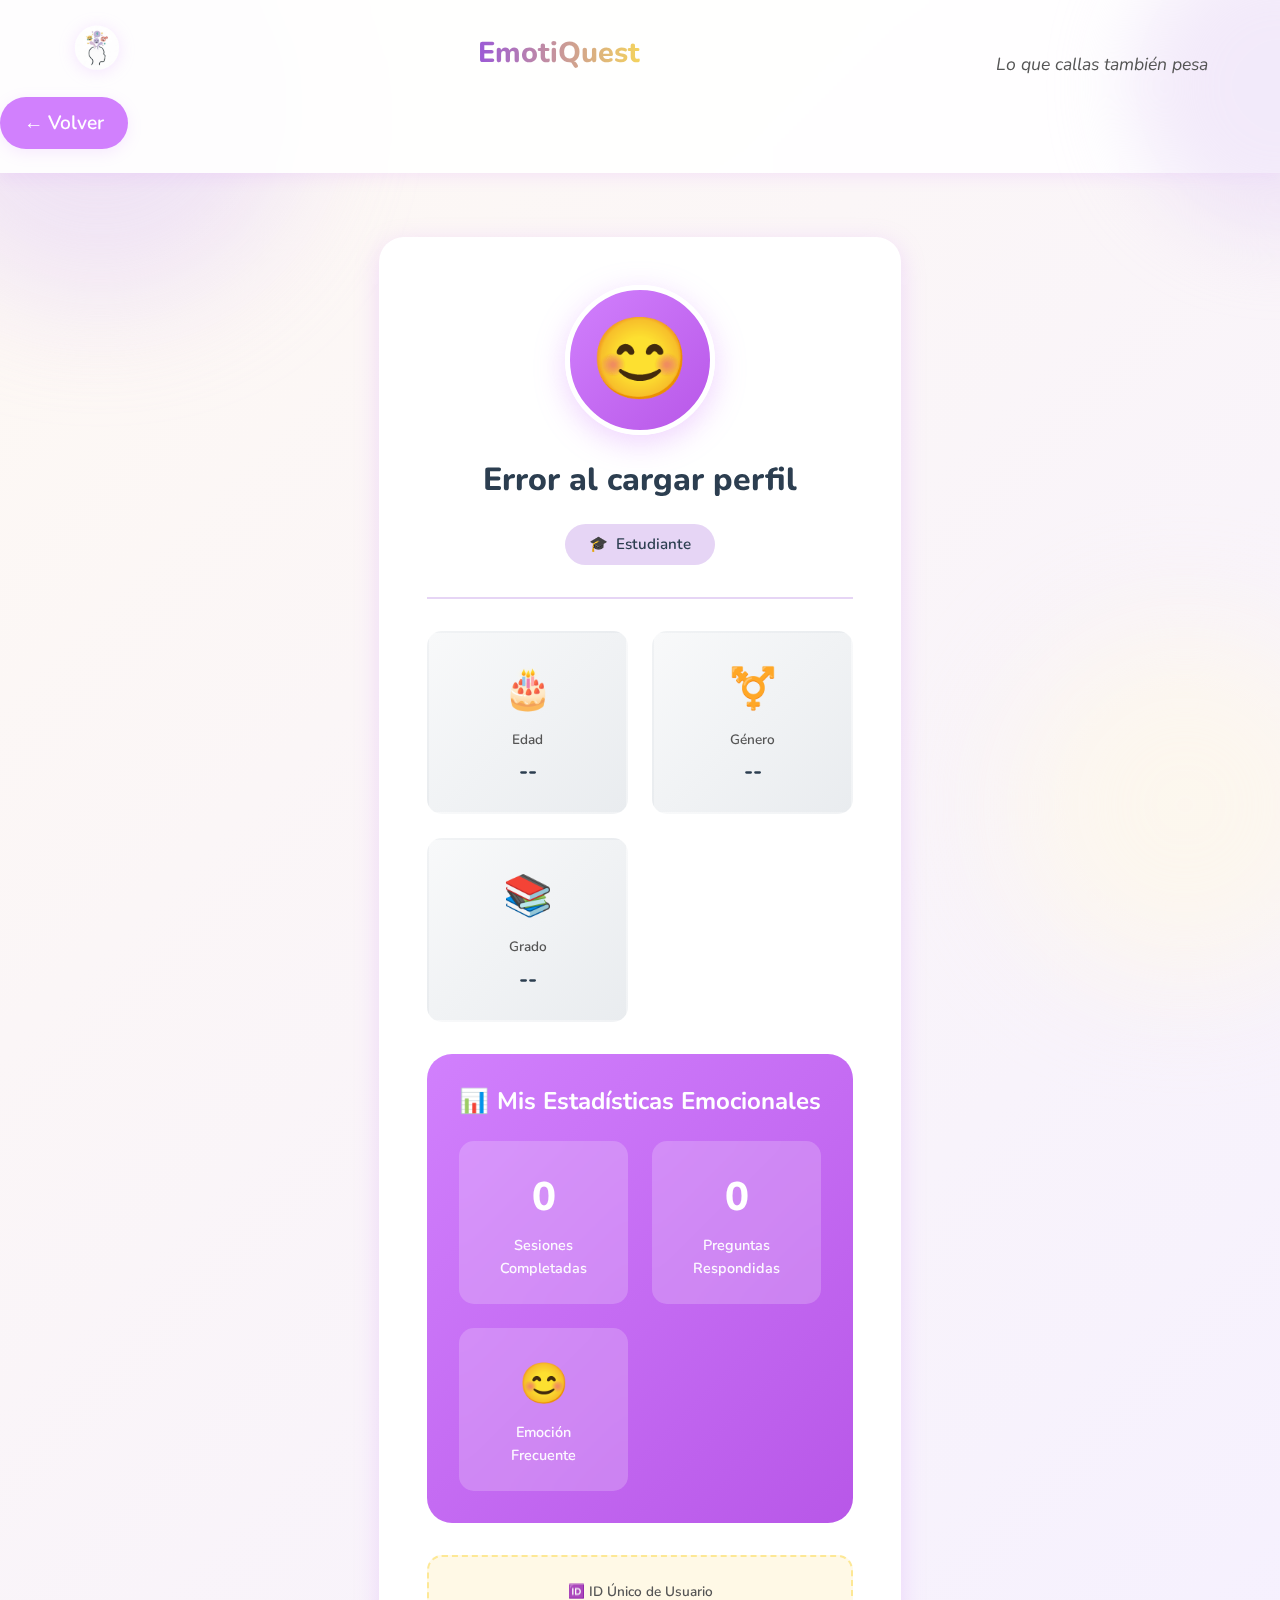
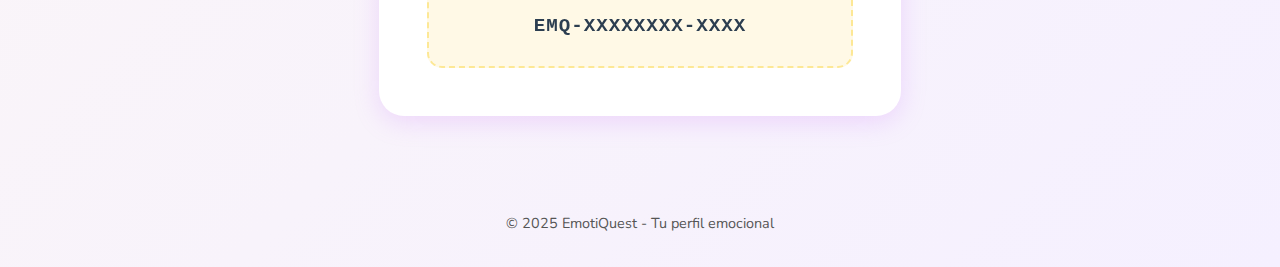
<file: perfil.html>
<!DOCTYPE html>
<html lang="es">
<head>
  <meta charset="UTF-8">
  <meta name="viewport" content="width=device-width, initial-scale=1.0">
  <title>EmotiQuest - Mi Perfil</title>
  
  <!-- Fuentes Google -->
  <link rel="preconnect" href="https://fonts.googleapis.com">
  <link rel="preconnect" href="https://fonts.gstatic.com" crossorigin>
  <link href="https://fonts.googleapis.com/css2?family=Nunito:wght@300;400;600;700;800&display=swap" rel="stylesheet">
  
    <!-- Estilos -->
  
    
    <link rel="stylesheet" href="./css/styles.css">
    <link rel="stylesheet" href="./css/perfil.css">
    <link rel="stylesheet" href="./css/responsive.css">
</head>
<body>

  <!-- Header -->
  <header class="perfil-header">
    <div class="container">
      <div class="app-logo">
        <img src="./images/logo/emotiquest-logo.png" alt="EmotiQuest Logo" class="logo-image">
      </div>
        <h1 class="perfil-title">EmotiQuest</h1>
        <p class="app-subtitle"> Lo que callas también pesa </p>
    </div>
    <div class="perfil-header-actions">
      <button class="btn-volver" onclick="volverAtras()">
        ← Volver
      </button>
    </div>
  </header>

  <!-- Contenedor Principal -->
  <main class="perfil-container">
    <div class="perfil-card">
      
      <!-- Avatar y Nombre -->
      <div class="perfil-avatar-section">
        <div class="perfil-avatar" id="perfilAvatar">
          <span class="perfil-avatar-emoji" id="avatarEmoji">😊</span>
        </div>
        <h2 class="perfil-nombre" id="perfilNombre">Nombre del Estudiante</h2>
        <span class="perfil-badge" id="perfilBadge">
          <span>🎓</span>
          <span id="badgeTexto">Estudiante</span>
        </span>
      </div>

      <!-- Datos Personales -->
      <div class="perfil-datos">
        <div class="dato-item">
          <div class="dato-icon">🎂</div>
          <div class="dato-label">Edad</div>
          <div class="dato-value" id="perfilEdad">--</div>
        </div>

        <div class="dato-item">
          <div class="dato-icon">⚧️</div>
          <div class="dato-label">Género</div>
          <div class="dato-value" id="perfilGenero">--</div>
        </div>

        <div class="dato-item">
          <div class="dato-icon">📚</div>
          <div class="dato-label">Grado</div>
          <div class="dato-value" id="perfilGrado">--</div>
        </div>
      </div>

      <!-- Estadísticas Emocionales -->
      <div class="perfil-stats">
        <h3 class="stats-title">
          <span>📊</span>
          <span>Mis Estadísticas Emocionales</span>
        </h3>
        <div class="stats-grid">
          <div class="stat-box">
            <div class="stat-numero" id="statSesiones">0</div>
            <div class="stat-texto">Sesiones Completadas</div>
          </div>
          <div class="stat-box">
            <div class="stat-numero" id="statRespuestas">0</div>
            <div class="stat-texto">Preguntas Respondidas</div>
          </div>
          <div class="stat-box">
            <div class="stat-numero" id="statEmocion">😊</div>
            <div class="stat-texto">Emoción Frecuente</div>
          </div>
        </div>
      </div>

      <!-- ID Único -->
      <div class="perfil-id-section">
        <div class="perfil-id-label">🆔 ID Único de Usuario</div>
        <div class="perfil-id-value" id="perfilId">EMQ-XXXXXXXX-XXXX</div>
      </div>

    </div>
  </main>

  <!-- Footer -->
  <footer class="perfil-footer">
    <p>© 2025 EmotiQuest - Tu perfil emocional</p>
  </footer>

  <!-- JavaScript -->
  <script>
    // ==================== CONFIGURACIÓN ====================
    // Definir emociones con sus emojis (sincronizado con emociones.js)
    const EMOCIONES_CONFIG = {
      alegria: { emoji: '😊', color: '#e1c83cff' },
      tristeza: { emoji: '😢', color: '#3e54aeff' },
      enojo: { emoji: '😠', color: '#ee2c22ff' },
      calma: { emoji: '😌', color: '#4ee249ff' },
      miedo: { emoji: '😨', color: '#943ad8ff' },
      nerviosismo: { emoji: '😰', color: '#f06e3eff' },
      desmotivacion: { emoji: '😔', color: '#6b698c' },
      motivacion: { emoji: '🤩', color: '#38d5c6ff' },
      inseguridad: { emoji: '😕', color: '#c434a0' }
    };

    // ==================== CARGAR DATOS DEL PERFIL ====================
    function cargarPerfil() {
      try {
        // Obtener sesión actual
        const sesionActual = localStorage.getItem('emotiquest_sesion_actual');
        
        if (!sesionActual) {
          console.warn('No hay sesión activa');
          mostrarError();
          return;
        }

        const sesion = JSON.parse(sesionActual);
        
        // Actualizar datos básicos
        document.getElementById('perfilNombre').textContent = sesion.nombre || 'Usuario';
        document.getElementById('perfilEdad').textContent = sesion.edad ? `${sesion.edad} años` : '--';
        document.getElementById('perfilGenero').textContent = capitalizarPrimeraLetra(sesion.genero) || '--';
        document.getElementById('perfilGrado').textContent = sesion.grado || '--';
        document.getElementById('perfilId').textContent = sesion.id || 'Sin ID';

        // Actualizar badge según grado
        const badgeTexto = document.getElementById('badgeTexto');
        if (sesion.grado) {
          badgeTexto.textContent = sesion.grado;
        }

        // Actualizar avatar
        actualizarAvatar(sesion);

        // Cargar estadísticas
        cargarEstadisticas(sesion);

        console.log('✅ Perfil cargado correctamente');
      } catch (error) {
        console.error('❌ Error al cargar perfil:', error);
        mostrarError();
      }
    }

    // ==================== ACTUALIZAR AVATAR ====================
    function actualizarAvatar(sesion) {
      const avatarEmoji = document.getElementById('avatarEmoji');
      const perfilAvatar = document.getElementById('perfilAvatar');
      
      // Determinar emoji según género
      let emoji = '😊';
      if (sesion.genero === 'masculino') {
        emoji = '👨🏾';
      } else if (sesion.genero === 'femenino') {
        emoji = '👩🏽';
      } else {
        emoji = '🧑🏽‍🦰';
      }

      // Si hay avatar personalizado, usar ese emoji
      if (sesion.avatar && sesion.avatar.emoji) {
        emoji = sesion.avatar.emoji;
      }

      avatarEmoji.textContent = emoji;

      // Color de fondo según género
      if (sesion.genero === 'masculino') {
        perfilAvatar.style.background = 'linear-gradient(135deg, #4A90E2, #357ABD)';
      } else if (sesion.genero === 'femenino') {
        perfilAvatar.style.background = 'linear-gradient(135deg, #E91E63, #C2185B)';
      }
    }

    // ==================== CARGAR ESTADÍSTICAS ====================
    function cargarEstadisticas(sesion) {
      try {
        // Obtener historial de sesiones
        const historialJSON = localStorage.getItem('emotiquest_sesiones');
        const historial = historialJSON ? JSON.parse(historialJSON) : [];

        // Filtrar sesiones del usuario actual por ID
        const sesionesUsuario = historial.filter(s => s.id === sesion.id);

        // Total de sesiones completadas
        document.getElementById('statSesiones').textContent = sesionesUsuario.length;

        // Total de respuestas
        let totalRespuestas = 0;
        let conteoEmociones = {};

        sesionesUsuario.forEach(s => {
          if (s.respuestas && Array.isArray(s.respuestas)) {
            totalRespuestas += s.respuestas.length;
            
            // Contar emociones
            s.respuestas.forEach(respuesta => {
              const emocion = respuesta.emocion;
              if (emocion) {
                conteoEmociones[emocion] = (conteoEmociones[emocion] || 0) + 1;
              }
            });
          }
        });

        document.getElementById('statRespuestas').textContent = totalRespuestas;

        // Emoción más frecuente
        let emocionFrecuente = '😊';
        let maxConteo = 0;

        for (const [emocion, conteo] of Object.entries(conteoEmociones)) {
          if (conteo > maxConteo) {
            maxConteo = conteo;
            emocionFrecuente = obtenerEmojiEmocion(emocion);
          }
        }

        document.getElementById('statEmocion').textContent = emocionFrecuente;

      } catch (error) {
        console.error('Error al cargar estadísticas:', error);
        // Valores por defecto en caso de error
        document.getElementById('statSesiones').textContent = '0';
        document.getElementById('statRespuestas').textContent = '0';
        document.getElementById('statEmocion').textContent = '😊';
      }
    }

    // ==================== OBTENER EMOJI DE EMOCIÓN ====================
    function obtenerEmojiEmocion(emocion) {
      const emojis = {
        alegria: '😊',
        tristeza: '😢',
        enojo: '😠',
        calma: '😌',
        miedo: '😨',
        nerviosismo: '😰',
        desmotivacion: '😔',
        motivacion: '🤩',
        inseguridad: '😕'
      };
      return emojis[emocion] || '😊';
    }

    // ==================== CAPITALIZAR PRIMERA LETRA ====================
    function capitalizarPrimeraLetra(texto) {
      if (!texto) return '';
      return texto.charAt(0).toUpperCase() + texto.slice(1).toLowerCase();
    }

    // ==================== MOSTRAR ERROR ====================
    function mostrarError() {
      document.getElementById('perfilNombre').textContent = 'Error al cargar perfil';
      alert('No se pudo cargar el perfil. Vuelve al inicio e inicia sesión de nuevo.');
    }

    // ==================== VOLVER ATRÁS ====================
    function volverAtras() {
      // Detectar desde dónde vino el usuario
      if (document.referrer) {
        window.history.back();
      } else {
        // Si no hay referrer, ir a inicio
        window.location.href = './index.html';
      }
    }

    // ==================== INICIALIZAR ====================
    document.addEventListener('DOMContentLoaded', () => {
      console.log('🎨 Página de perfil iniciada');
      cargarPerfil();
    });
  </script>

</body>
</html>
</file>
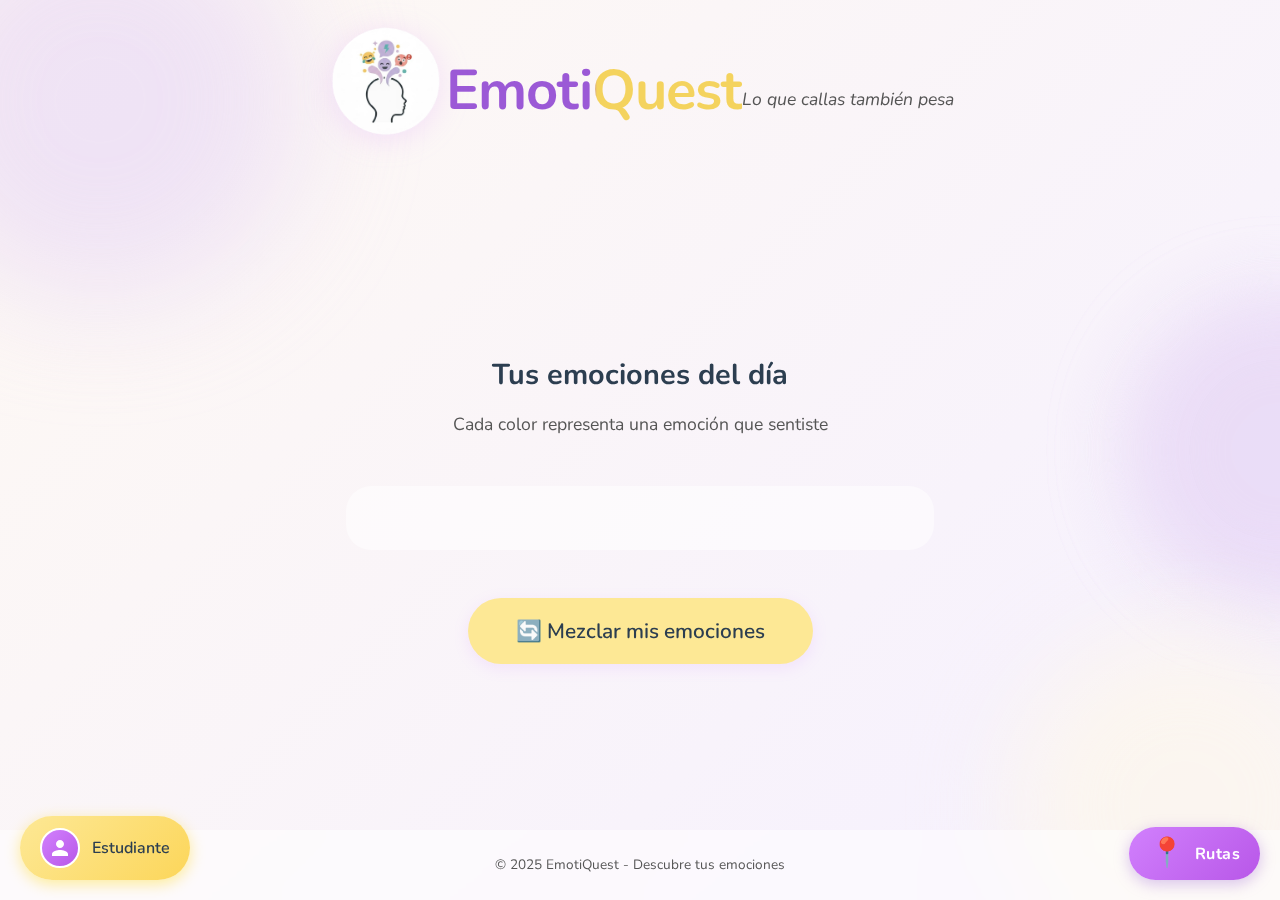
<file: resultado.html>
<!DOCTYPE html>
<html lang="es">
<head>
  <meta charset="UTF-8">
  <meta name="viewport" content="width=device-width, initial-scale=1.0">
  <title>EmotiQuest - Resultados</title>
  
  <!-- Fuentes Google -->
  <link rel="preconnect" href="https://fonts.googleapis.com">
  <link rel="preconnect" href="https://fonts.gstatic.com" crossorigin>
  <link href="https://fonts.googleapis.com/css2?family=Nunito:wght@300;400;600;700&display=swap" rel="stylesheet">
  
  <!-- Estilos -->
  <link rel="stylesheet" href="./css/styles.css">
  <link rel="stylesheet" href="./css/resultado.css">
  <link rel="stylesheet" href="./css/responsive.css">
</head>
<body class="resultado-page">
  
  <!-- Header -->
  <header class="resultado-header">
    <div class="container">
      <div class="app-logo">
          <img src="./images/logo/emotiquest-logo.png" alt="EmotiQuest Logo" class="logo-image">
        </div>
      <h1 class="resultado-title">EmotiQuest</h1>
      <p class="resultado-subtitle">Lo que callas también pesa</p>
    </div>
  </header>

  <!-- Contenedor principal -->
  <main class="container">
    
    <div class="resultado-container">
      
      <!-- Paso 1: Batidos individuales -->
      <section id="seccion-batidos" class="seccion-resultado visible">
        <h2 class="seccion-title">Tus emociones del día</h2>
        <p class="seccion-descripcion">Cada color representa una emoción que sentiste</p>
        
        <div class="batidos-grid" id="batidos-grid">
          <!-- Batidos generados dinámicamente -->
        </div>
        
        <button id="btn-mezclar" class="btn btn-primary btn-lg">
          🔄 Mezclar mis emociones
        </button>
      </section>

      <!-- Paso 2: Licuadora mezclando -->
      <section id="seccion-licuadora" class="seccion-resultado hidden">
        <h2 class="seccion-title">Mezclando tus emociones...</h2>
        
        <div class="licuadora-container">
          <div class="licuadora" id="licuadora">
            <div class="licuadora-contenido" id="licuadora-contenido">
              <!-- Batidos se vierten aquí -->
            </div>
            <div class="licuadora-tapa"></div>
            <div class="licuadora-base"></div>
          </div>
        </div>
        
        <p class="licuadora-texto">Procesando tus respuestas...</p>
      </section>

      <!-- Paso 3: Avatar y resultado final -->
      <section id="seccion-avatar" class="seccion-resultado hidden">
        <h2 class="seccion-title">¡Tu resultado emocional!</h2>
        
        <div class="avatar-container">
          <div class="avatar" id="avatar">
            <!-- Avatar generado dinámicamente -->
          </div>
          <div class="emocion-badge" id="emocion-badge">
            <!-- Badge de emoción predominante -->
          </div>
        </div>
        
        <div class="mensaje-final" id="mensaje-final">
          <!-- Mensaje personalizado -->
        </div>
        
        <div class="estadisticas" id="estadisticas">
          <!-- Estadísticas de emociones -->
        </div>
         <!-- MODIFICADO: Agregar botón de calificación -->
        <div class="resultado-controles">
          <button id="btn-calificar" class="btn btn-primary">
            ⭐ Calificar experiencia
          </button>
        <div class="resultado-controles">
          <button id="btn-ver-reporte" class="btn btn-secondary">
            📊 Ver reporte completo
          </button>
          <button id="btn-volver-inicio" class="btn btn-primary">
            🏠 Volver al inicio
          </button>
        </div>
      </section>

    </div>

  </main>

  <!-- Footer -->
  <footer class="main-footer">
    <p>© 2025 EmotiQuest - Descubre tus emociones</p>
  </footer>

  <!-- ============================================
     BOTONES FLOTANTES
     ============================================ -->

<!-- Botón de Perfil (Inferior Izquierda) -->
<button class="boton-perfil" id="botonPerfil" aria-label="Perfil del estudiante">
  <div class="boton-perfil__avatar" id="avatarPerfil">
    <!-- Icono SVG por defecto (persona) -->
    <svg xmlns="http://www.w3.org/2000/svg" viewBox="0 0 24 24">
      <path d="M12 12c2.21 0 4-1.79 4-4s-1.79-4-4-4-4 1.79-4 4 1.79 4 4 4zm0 2c-2.67 0-8 1.34-8 4v2h16v-2c0-2.66-5.33-4-8-4z"/>
    </svg>
    <!-- TODO: A futuro se reemplazará con imagen personalizada -->
  </div>
  <span class="boton-perfil__nombre" id="nombreEstudiante">Estudiante</span>
</button>

<!-- Botón de Ruta (Inferior Derecha) -->
<button class="boton-ruta" id="botonRuta" aria-label="Ver ruta de bienestar">
  <!-- Icono de mapa/ruta -->
  <span class="ruta-icono">📍</span>
    <span class="ruta-texto">Rutas</span>
  </button>

  <!-- Scripts -->
  <script src="./js/storage.js"></script>
  <script src="./js/emociones.js"></script>
  <script src="./js/resultado.js"></script>
  <script src="./js/botones-flotantes.js"></script>

</body>
</html>
</file>
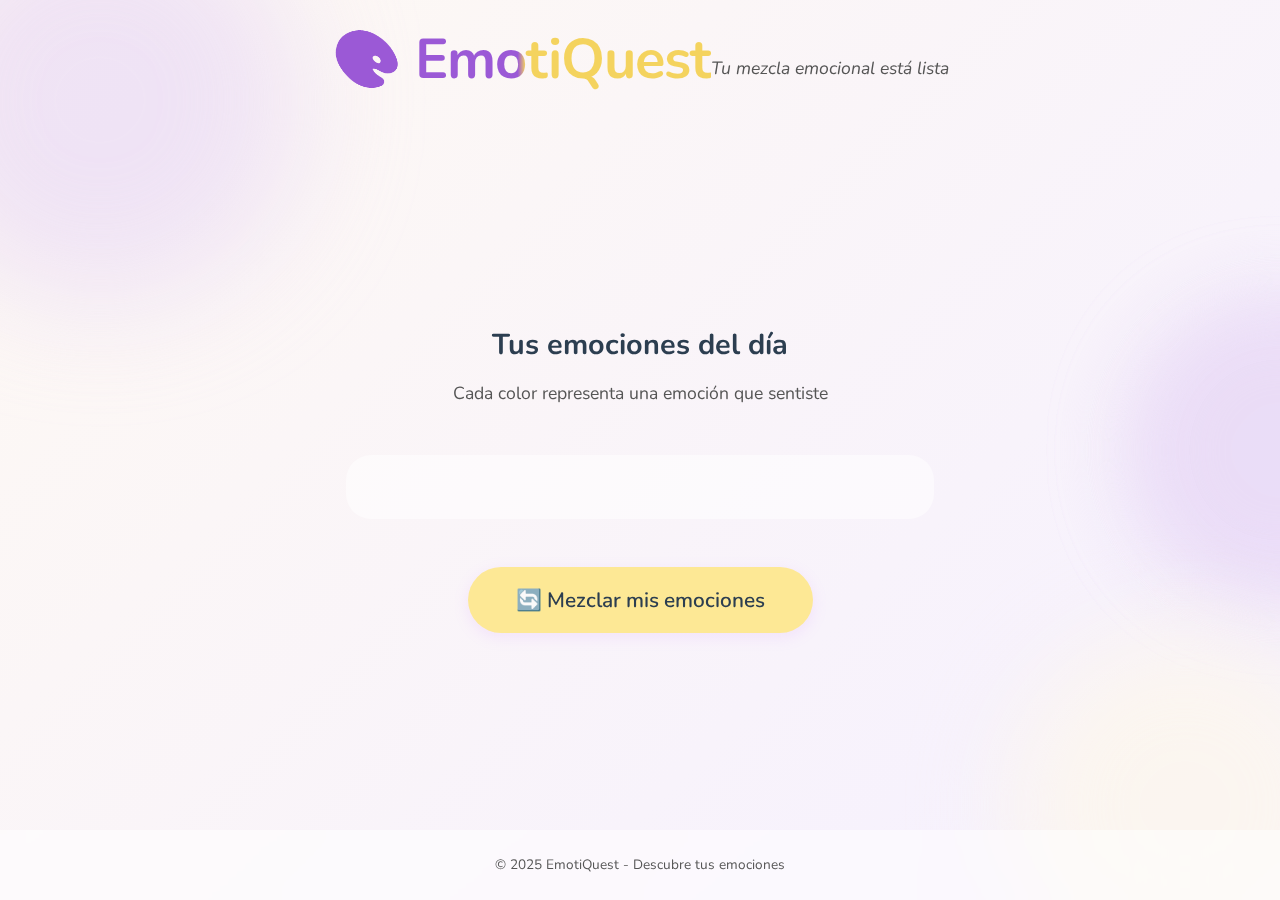
<file: resultados.html>
<!DOCTYPE html>
<html lang="es">
<head>
  <meta charset="UTF-8">
  <meta name="viewport" content="width=device-width, initial-scale=1.0">
  <title>EmotiQuest - Resultados</title>
  
  <!-- Fuentes Google -->
  <link rel="preconnect" href="https://fonts.googleapis.com">
  <link rel="preconnect" href="https://fonts.gstatic.com" crossorigin>
  <link href="https://fonts.googleapis.com/css2?family=Nunito:wght@300;400;600;700&display=swap" rel="stylesheet">
  
  <!-- Estilos -->
  <link rel="stylesheet" href="./css/styles.css">
  <link rel="stylesheet" href="./css/resultado.css">
</head>
<body class="resultado-page">
  
  <!-- Header -->
  <header class="resultado-header">
    <div class="container">
      <h1 class="resultado-title">🎨 EmotiQuest</h1>
      <p class="resultado-subtitle">Tu mezcla emocional está lista</p>
    </div>
  </header>

  <!-- Contenedor principal -->
  <main class="container">
    
    <div class="resultado-container">
      
      <!-- Paso 1: Batidos individuales -->
      <section id="seccion-batidos" class="seccion-resultado visible">
        <h2 class="seccion-title">Tus emociones del día</h2>
        <p class="seccion-descripcion">Cada color representa una emoción que sentiste</p>
        
        <div class="batidos-grid" id="batidos-grid">
          <!-- Batidos generados dinámicamente -->
        </div>
        
        <button id="btn-mezclar" class="btn btn-primary btn-lg">
          🔄 Mezclar mis emociones
        </button>
      </section>

      <!-- Paso 2: Licuadora mezclando -->
      <section id="seccion-licuadora" class="seccion-resultado hidden">
        <h2 class="seccion-title">Mezclando tus emociones...</h2>
        
        <div class="licuadora-container">
          <div class="licuadora" id="licuadora">
            <div class="licuadora-contenido" id="licuadora-contenido">
              <!-- Batidos se vierten aquí -->
            </div>
            <div class="licuadora-tapa"></div>
            <div class="licuadora-base"></div>
          </div>
        </div>
        
        <p class="licuadora-texto">Procesando tus respuestas...</p>
      </section>

      <!-- Paso 3: Avatar y resultado final -->
      <section id="seccion-avatar" class="seccion-resultado hidden">
        <h2 class="seccion-title">¡Tu resultado emocional!</h2>
        
        <div class="avatar-container">
          <div class="avatar" id="avatar">
            <!-- Avatar generado dinámicamente -->
          </div>
          <div class="emocion-badge" id="emocion-badge">
            <!-- Badge de emoción predominante -->
          </div>
        </div>
        
        <div class="mensaje-final" id="mensaje-final">
          <!-- Mensaje personalizado -->
        </div>
        
        <div class="estadisticas" id="estadisticas">
          <!-- Estadísticas de emociones -->
        </div>
        
        <div class="resultado-controles">
          <button id="btn-ver-reporte" class="btn btn-secondary">
            📊 Ver reporte completo
          </button>
          <button id="btn-volver-inicio" class="btn btn-primary">
            🏠 Volver al inicio
          </button>
        </div>
      </section>

    </div>

  </main>

  <!-- Footer -->
  <footer class="main-footer">
    <p>© 2025 EmotiQuest - Descubre tus emociones</p>
  </footer>

  <!-- Scripts -->
  <script src="./js/storage.js"></script>
  <script src="./js/emociones.js"></script>
  <script src="./js/resultado.js"></script>

</body>
</html>
</file>
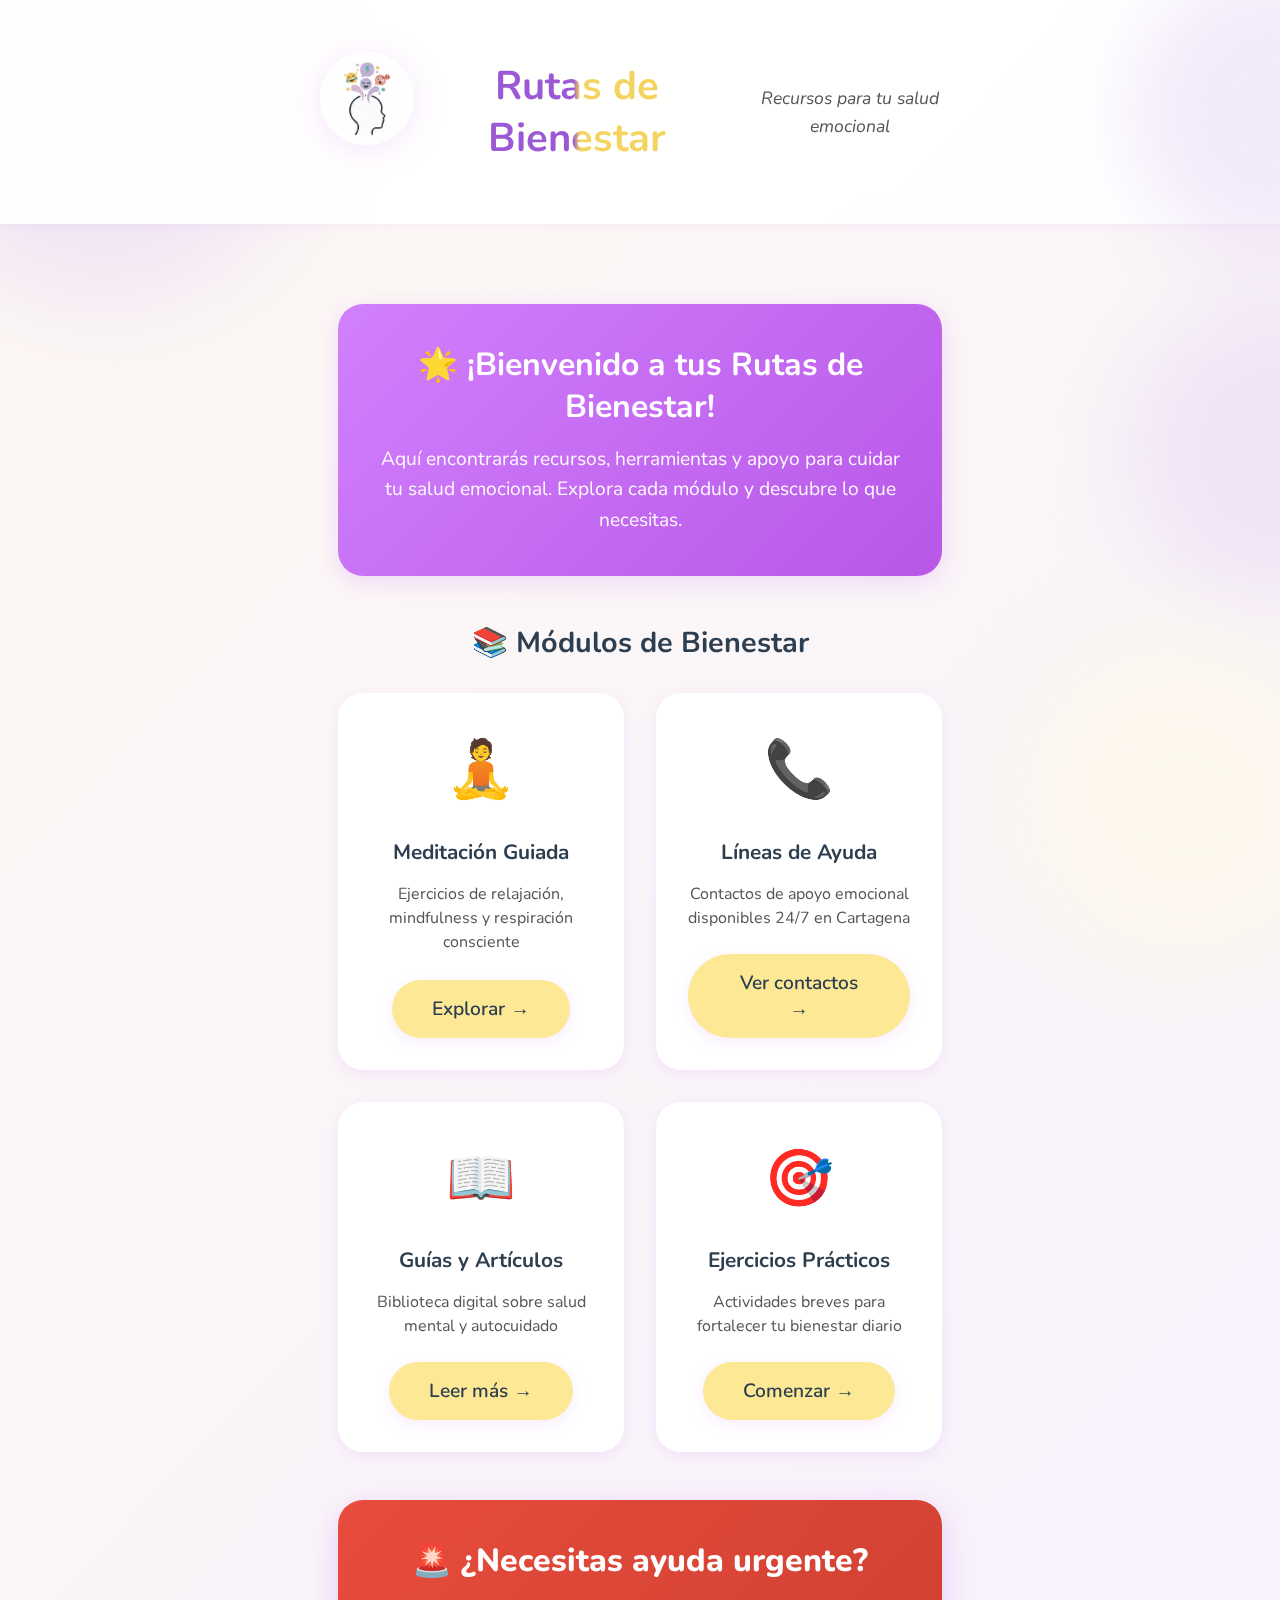
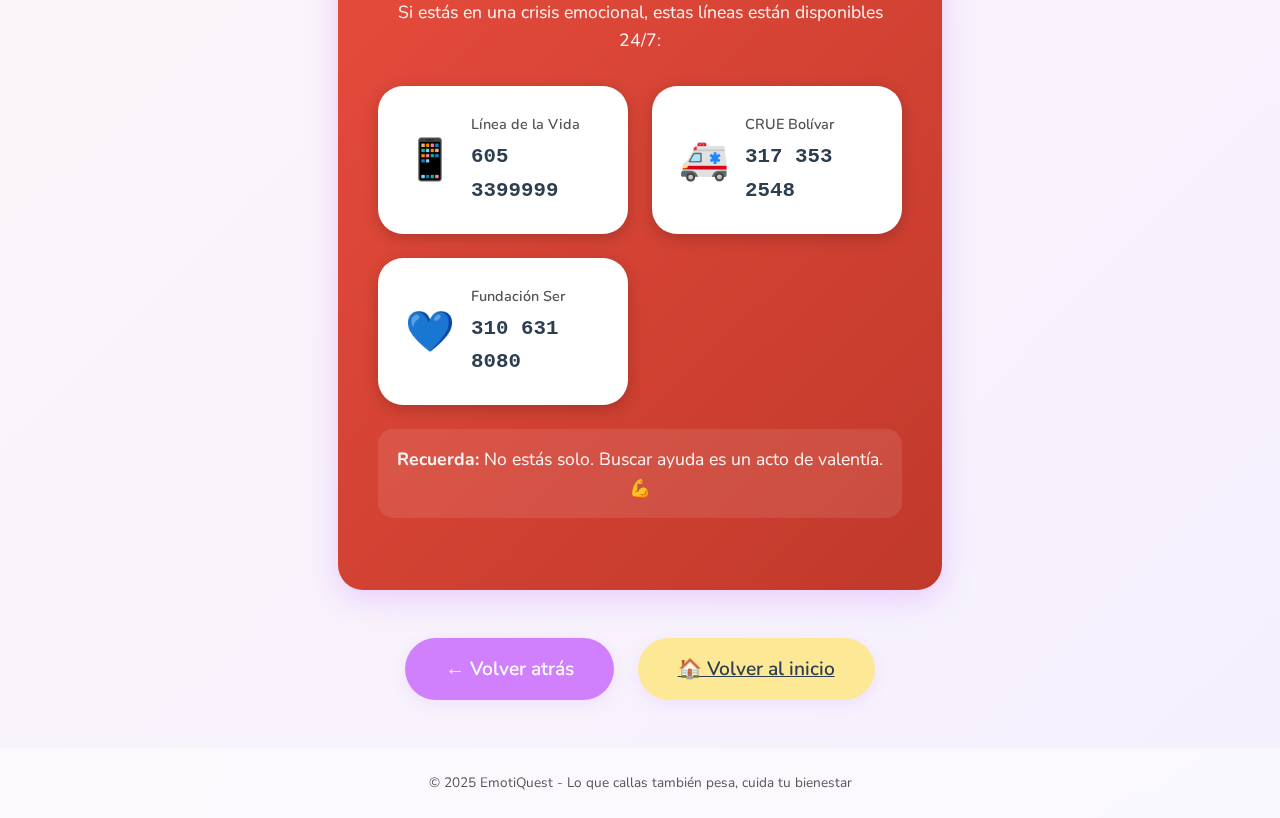
<file: rutas.html>
<!DOCTYPE html>
<html lang="es">
<head>
  <meta charset="UTF-8">
  <meta name="viewport" content="width=device-width, initial-scale=1.0">
  <title>EmotiQuest - Rutas de Bienestar</title>
  
  <!-- Fuentes Google -->
  <link rel="preconnect" href="https://fonts.googleapis.com">
  <link rel="preconnect" href="https://fonts.gstatic.com" crossorigin>
  <link href="https://fonts.googleapis.com/css2?family=Nunito:wght@300;400;600;700;800&display=swap" rel="stylesheet">
  
  <!-- Estilos -->
  <link rel="stylesheet" href="./css/styles.css">
  <link rel="stylesheet" href="./css/rutas.css">
  <link rel="stylesheet" href="./css/responsive.css">
</head>
<body class="rutas-page">
  
  <!-- Header -->
  <header class="rutas-header">
    <div class="container">
      <div class="app-logo">
        <img src="./images/logo/emotiquest-logo.png" alt="EmotiQuest Logo" class="logo-image">
      </div>
      <h1 class="rutas-title">Rutas de Bienestar</h1>
      <p class="rutas-subtitle">Recursos para tu salud emocional</p>
    </div>
  </header>

  <!-- Contenedor principal -->
  <main class="container">
    
    <div class="rutas-container">
      
      <!-- Mensaje de bienvenida -->
      <section class="rutas-intro">
        <div class="intro-card">
          <h2>🌟 ¡Bienvenido a tus Rutas de Bienestar!</h2>
          <p>Aquí encontrarás recursos, herramientas y apoyo para cuidar tu salud emocional. Explora cada módulo y descubre lo que necesitas.</p>
        </div>
      </section>

      <!-- Grid de 4 Módulos Principales -->
      <section class="rutas-modulos">
        <h2 class="section-title">📚 Módulos de Bienestar</h2>
        
        <div class="modulos-grid">
          
          <!-- Módulo 1: Meditación Guiada -->
          <div class="modulo-card" onclick="abrirModal('meditacion')">
            <div class="modulo-icon">🧘</div>
            <h3>Meditación Guiada</h3>
            <p>Ejercicios de relajación, mindfulness y respiración consciente</p>
            <button class="btn btn-primary btn-sm">Explorar →</button>
          </div>

          <!-- Módulo 2: Líneas de Ayuda -->
          <div class="modulo-card" onclick="abrirModal('lineas')">
            <div class="modulo-icon">📞</div>
            <h3>Líneas de Ayuda</h3>
            <p>Contactos de apoyo emocional disponibles 24/7 en Cartagena</p>
            <button class="btn btn-primary btn-sm">Ver contactos →</button>
          </div>

          <!-- Módulo 3: Guías y Artículos -->
          <div class="modulo-card" onclick="abrirModal('guias')">
            <div class="modulo-icon">📖</div>
            <h3>Guías y Artículos</h3>
            <p>Biblioteca digital sobre salud mental y autocuidado</p>
            <button class="btn btn-primary btn-sm">Leer más →</button>
          </div>

          <!-- Módulo 4: Ejercicios Prácticos -->
          <div class="modulo-card" onclick="abrirModal('ejercicios')">
            <div class="modulo-icon">🎯</div>
            <h3>Ejercicios Prácticos</h3>
            <p>Actividades breves para fortalecer tu bienestar diario</p>
            <button class="btn btn-primary btn-sm">Comenzar →</button>
          </div>

        </div>
      </section>

      <!-- Sección de Emergencia (Destacada) -->
      <section class="rutas-emergencia">
        <div class="emergencia-card">
          <h2>🚨 ¿Necesitas ayuda urgente?</h2>
          <p>Si estás en una crisis emocional, estas líneas están disponibles 24/7:</p>
          
          <div class="emergencia-botones">
            <a href="tel:6053399999" class="btn-emergencia btn-emergencia-1">
              <span class="btn-emergencia-icon">📱</span>
              <div class="btn-emergencia-info">
                <span class="btn-emergencia-titulo">Línea de la Vida</span>
                <span class="btn-emergencia-numero">605 3399999</span>
              </div>
            </a>

            <a href="tel:3173532548" class="btn-emergencia btn-emergencia-2">
              <span class="btn-emergencia-icon">🚑</span>
              <div class="btn-emergencia-info">
                <span class="btn-emergencia-titulo">CRUE Bolívar</span>
                <span class="btn-emergencia-numero">317 353 2548</span>
              </div>
            </a>

            <a href="tel:3106318080" class="btn-emergencia btn-emergencia-3">
              <span class="btn-emergencia-icon">💙</span>
              <div class="btn-emergencia-info">
                <span class="btn-emergencia-titulo">Fundación Ser</span>
                <span class="btn-emergencia-numero">310 631 8080</span>
              </div>
            </a>
          </div>

          <p class="emergencia-nota">
            <strong>Recuerda:</strong> No estás solo. Buscar ayuda es un acto de valentía. 💪
          </p>
        </div>
      </section>

      <!-- Botones de navegación -->
      <section class="rutas-acciones">
        <button onclick="window.history.back()" class="btn btn-secondary">
          ← Volver atrás
        </button>
        <a href="./index.html" class="btn btn-primary">
          🏠 Volver al inicio
        </a>
      </section>

    </div>

  </main>

  <!-- Footer -->
  <footer class="main-footer">
    <p>© 2025 EmotiQuest - Lo que callas también pesa, cuida tu bienestar</p>
  </footer>

  <!-- ============================================
       MODALES
       ============================================ -->

  <!-- MODAL 1: MEDITACIÓN GUIADA -->
  <div id="modal-meditacion" class="modal-rutas">
    <div class="modal-rutas-content">
      <div class="modal-rutas-header">
        <h2>🧘 Meditación Guiada</h2>
        <button class="modal-rutas-close" onclick="cerrarModal('meditacion')">✕</button>
      </div>
      <div class="modal-rutas-body">
        <p class="modal-descripcion">
          Ejercicios de relajación y mindfulness para reducir el estrés, mejorar el enfoque y fortalecer tu bienestar emocional.
        </p>

        <!-- Audios Guiados -->
        <div class="modal-seccion">
          <h3>🎧 Audios Guiados</h3>
          <ul class="modal-lista">
            <li><strong>Respiración consciente:</strong> Técnicas de respiración para calmar la mente</li>
            <li><strong>Escaneo corporal:</strong> Conexión con tu cuerpo y relajación profunda</li>
            <li><strong>Visualización positiva:</strong> Imágenes mentales que generan paz</li>
          </ul>
        </div>

        <!-- Tips Rápidos -->
        <div class="modal-seccion">
          <h3>📌 Tips Rápidos</h3>
          <div class="tips-grid">
            <div class="tip-card">
              <div class="tip-emoji">💨</div>
              <h4>Respira 4x4</h4>
              <p>Inhala 4 seg, sostén 4 seg, exhala 4 seg</p>
            </div>
            <div class="tip-card">
              <div class="tip-emoji">⚓</div>
              <h4>Ancla Emocional</h4>
              <p>Toca algo, escucha, huele: vuelve al presente</p>
            </div>
            <div class="tip-card">
              <div class="tip-emoji">🙏</div>
              <h4>Pausa de Gratitud</h4>
              <p>3 cosas por las que agradeces hoy</p>
            </div>
          </div>
        </div>

        <!-- Rutina Sugerida -->
        <div class="modal-seccion">
          <h3>📅 Rutina Sugerida</h3>
          <ul class="modal-lista">
            <li><strong>5 minutos antes de clase:</strong> Respiración consciente para centrarte</li>
            <li><strong>10 minutos al finalizar la jornada:</strong> Escaneo corporal para liberar tensión</li>
          </ul>
        </div>

        <!-- Recursos Externos -->
        <div class="modal-seccion">
          <h3>🔗 Recursos Recomendados</h3>
          <div class="enlaces-externos">
            <a href="https://webdelmaestrocmf.com/portal/100-meditaciones-guiadas/" target="_blank" class="enlace-externo">
              <span>🌐</span>
              <div>
                <strong>100 Meditaciones Guiadas</strong>
                <small>Para adolescentes y docentes</small>
              </div>
            </a>
            <a href="https://www.comfama.com/aprendizaje/mindfulness-y-tecnicas-de-relajacion-para-docentes/" target="_blank" class="enlace-externo">
              <span>🧘</span>
              <div>
                <strong>Mindfulness para Docentes</strong>
                <small>Técnicas de relajación</small>
              </div>
            </a>
            <a href="https://www.diba.cat/documents/124901139/333547697/16_actividades_Mindfulness_jovenesyadolescentes_CAST.pdf/41a57ddc-f0dd-fa95-4f33-ed6346c156ce" target="_blank" class="enlace-externo">
              <span>📄</span>
              <div>
                <strong>Actividades de Mindfulness</strong>
                <small>Para jóvenes y adolescentes (PDF)</small>
              </div>
            </a>
          </div>
        </div>

      </div>
    </div>
  </div>

  <!-- MODAL 2: LÍNEAS DE AYUDA -->
  <div id="modal-lineas" class="modal-rutas">
    <div class="modal-rutas-content">
      <div class="modal-rutas-header">
        <h2>📞 Líneas de Ayuda</h2>
        <button class="modal-rutas-close" onclick="cerrarModal('lineas')">✕</button>
      </div>
      <div class="modal-rutas-body">
        <p class="modal-descripcion">
          Acceso directo a redes de apoyo emocional en Cartagena. Disponibles 24 horas, 7 días a la semana.
        </p>

        <!-- Botones de Llamada -->
        <div class="modal-seccion">
          <h3>📱 Llamar Ahora</h3>
          <div class="lineas-llamadas">
            <a href="tel:6053399999" class="linea-boton linea-vida">
              <div class="linea-icon">💚</div>
              <div class="linea-info">
                <h4>Línea de la Vida Cartagena</h4>
                <p class="linea-numero">605 3399999</p>
                <p class="linea-descripcion">Atención en crisis y orientación psicológica</p>
              </div>
            </a>

            <a href="tel:3173532548" class="linea-boton linea-crue">
              <div class="linea-icon">🚑</div>
              <div class="linea-info">
                <h4>CRUE Bolívar</h4>
                <p class="linea-numero">317 353 2548</p>
                <p class="linea-descripcion">Centro Regulador de Urgencias y Emergencias</p>
              </div>
            </a>

            <a href="tel:3106318080" class="linea-boton linea-fundacion">
              <div class="linea-icon">💙</div>
              <div class="linea-info">
                <h4>Fundación Ser</h4>
                <p class="linea-numero">310 631 8080</p>
                <p class="linea-descripcion">Apoyo emocional y acompañamiento</p>
              </div>
            </a>
          </div>
        </div>

        <!-- Guía Rápida -->
        <div class="modal-seccion">
          <h3>📄 ¿Qué hacer en una crisis emocional?</h3>
          <ol class="modal-lista-numerada">
            <li><strong>Respira:</strong> Inhala profundo, exhala lento. Repite 5 veces.</li>
            <li><strong>Busca un lugar seguro:</strong> Aléjate del estímulo que te afecta.</li>
            <li><strong>Llama a una línea de ayuda:</strong> No estás solo, hay profesionales listos para escucharte.</li>
            <li><strong>Habla con alguien de confianza:</strong> Familia, amigo, docente.</li>
            <li><strong>Escribe lo que sientes:</strong> A veces plasmar las emociones ayuda a ordenarlas.</li>
          </ol>
        </div>

        <!-- Campaña Local -->
        <div class="modal-seccion">
          <h3>🏙️ Campaña Local Destacada</h3>
          <div class="campana-card">
            <h4>"Yo te escucho, por tu salud mental y la vida"</h4>
            <p>Impulsada por la Alcaldía de Cartagena para promover la salud mental en la comunidad.</p>
            <a href="https://www.cartagena.gov.co/noticias/alcaldia-cartagena-adelanta-campana-yo-te-escucho-tu-salud-mental-vida" target="_blank" class="enlace-externo">
              <span>🌐</span>
              <div>
                <strong>Más información</strong>
                <small>Sitio oficial de la Alcaldía</small>
              </div>
            </a>
          </div>
        </div>

        <!-- Nota Importante -->
        <div class="nota-importante">
          <strong>⚠️ Recuerda:</strong> Si sientes que tu vida o la de alguien más está en peligro inmediato, llama al 123 (Emergencias Colombia).
        </div>

      </div>
    </div>
  </div>

  <!-- MODAL 3: GUÍAS Y ARTÍCULOS -->
  <div id="modal-guias" class="modal-rutas">
    <div class="modal-rutas-content">
      <div class="modal-rutas-header">
        <h2>📖 Guías y Artículos</h2>
        <button class="modal-rutas-close" onclick="cerrarModal('guias')">✕</button>
      </div>
      <div class="modal-rutas-body">
        <p class="modal-descripcion">
          Biblioteca digital con contenidos educativos sobre salud mental, autocuidado y convivencia escolar.
        </p>

        <!-- Guías Descargables -->
        <div class="modal-seccion">
          <h3>📘 Guías Descargables</h3>
          <div class="enlaces-externos">
            <a href="https://www.psyciencia.com/salud-mental-en-el-aula-guia-practica-para-el-docente/" target="_blank" class="enlace-externo">
              <span>📕</span>
              <div>
                <strong>Salud Mental en el Aula</strong>
                <small>Guía práctica para docentes</small>
              </div>
            </a>
            <a href="https://www.mineducacion.gov.co/portal/Ministerio/421612:El-Ministerio-de-Educacion-Nacional-refuerza-la-salud-mental-en-Instituciones-de-Educacion-Superior-y-ofrece-herramientas-y-orientaciones-preventivas" target="_blank" class="enlace-externo">
              <span>🏫</span>
              <div>
                <strong>Bienestar en tu Mente</strong>
                <small>Plataforma del Ministerio de Educación</small>
              </div>
            </a>
          </div>
        </div>

        <!-- Artículos Ilustrados -->
        <div class="modal-seccion">
          <h3>📰 Artículos Ilustrados</h3>
          <div class="articulos-grid">
            <div class="articulo-card">
              <div class="articulo-emoji">😰</div>
              <h4>Ansiedad</h4>
              <p>Qué es, cómo identificarla y técnicas para manejarla</p>
            </div>
            <div class="articulo-card">
              <div class="articulo-emoji">💪</div>
              <h4>Autoestima</h4>
              <p>Fortalece tu confianza y amor propio</p>
            </div>
            <div class="articulo-card">
              <div class="articulo-emoji">📱</div>
              <h4>Redes Sociales</h4>
              <p>Uso saludable y límites digitales</p>
            </div>
            <div class="articulo-card">
              <div class="articulo-emoji">🕊️</div>
              <h4>Duelo</h4>
              <p>Acompañamiento en pérdidas y despedidas</p>
            </div>
          </div>
        </div>

        <!-- Infografías -->
        <div class="modal-seccion">
          <h3>🖼️ Infografías</h3>
          <ul class="modal-lista">
            <li><strong>"¿Cómo me siento hoy?"</strong> - Identifica tus emociones</li>
            <li><strong>"Mi kit emocional"</strong> - Herramientas para el bienestar diario</li>
          </ul>
        </div>

        <!-- Recursos para Docentes -->
        <div class="modal-seccion">
          <h3>👨‍🏫 Para Docentes y Entidades</h3>
          <div class="enlaces-externos">
            <a href="https://www.javeriana.edu.co/enmental/recursos/comunidad-educativa/" target="_blank" class="enlace-externo">
              <span>🎓</span>
              <div>
                <strong>Recursos para Educadores</strong>
                <small>Universidad Javeriana - EnMental</small>
              </div>
            </a>
          </div>
        </div>

      </div>
    </div>
  </div>

  <!-- MODAL 4: EJERCICIOS PRÁCTICOS -->
  <div id="modal-ejercicios" class="modal-rutas">
    <div class="modal-rutas-content">
      <div class="modal-rutas-header">
        <h2>🎯 Ejercicios Prácticos</h2>
        <button class="modal-rutas-close" onclick="cerrarModal('ejercicios')">✕</button>
      </div>
      <div class="modal-rutas-body">
        <p class="modal-descripcion">
          Actividades breves para fortalecer tu bienestar emocional diario en entornos escolares.
        </p>

        <!-- Actividades Principales -->
        <div class="modal-seccion">
          <h3>🌟 Actividades Principales</h3>

          <!-- Reto de 7 Días -->
          <div class="actividad-destacada">
            <div class="actividad-header">
              <h4>🗓️ Reto de 7 Días de Bienestar</h4>
              <p>Secuencia diaria con microacciones que fortalecen tu autocuidado emocional</p>
            </div>
            <div class="reto-dias">
              <div class="reto-dia">
                <span class="reto-numero">1</span>
                <p>Escribe 3 cosas que agradeces hoy</p>
              </div>
              <div class="reto-dia">
                <span class="reto-numero">2</span>
                <p>Haz una pausa de respiración consciente (3 min)</p>
              </div>
              <div class="reto-dia">
                <span class="reto-numero">3</span>
                <p>Envía un mensaje positivo a alguien</p>
              </div>
              <div class="reto-dia">
                <span class="reto-numero">4</span>
                <p>Dibuja cómo te sientes</p>
              </div>
              <div class="reto-dia">
                <span class="reto-numero">5</span>
                <p>Camina 10 minutos sin celular</p>
              </div>
              <div class="reto-dia">
                <span class="reto-numero">6</span>
                <p>Escucha una canción que te relaje</p>
              </div>
              <div class="reto-dia">
                <span class="reto-numero">7</span>
                <p>Reflexiona: ¿Qué aprendiste esta semana?</p>
              </div>
            </div>
            <button class="btn btn-primary" onclick="alert('Funcionalidad próximamente')">
              Comenzar Reto
            </button>
          </div>

          <!-- Historias para Pensar -->
          <div class="actividad-destacada">
            <div class="actividad-header">
              <h4>🎭 Historias para Pensar</h4>
              <p>Microcuentos emocionales con preguntas reflexivas</p>
            </div>
            <div class="historia-ejemplo">
              <blockquote>
                "Sara se sentía invisible en su grupo. Un día, escribió lo que pensaba y lo compartió con su docente. No cambió todo, pero se sintió escuchada."
              </blockquote>
              <div class="historia-preguntas">
                <p><strong>Preguntas para reflexionar:</strong></p>
                <ul>
                  <li>¿Alguna vez te has sentido como Sara?</li>
                  <li>¿Qué harías tú en su lugar?</li>
                  <li>¿A quién podrías contarle cómo te sientes?</li>
                </ul>
              </div>
            </div>
            <button class="btn btn-primary" onclick="alert('Funcionalidad próximamente')">
              Leer más Historias
            </button>
          </div>

          <!-- Mapa de Energía Semanal -->
          <div class="actividad-destacada">
            <div class="actividad-header">
              <h4>🧭 Mapa de Energía Semanal</h4>
              <p>Registro visual de cómo te sientes cada día</p>
            </div>
            <div class="mapa-descripcion">
              <ul class="modal-lista">
                <li>Elige tu estado emocional cada día (color + palabra clave)</li>
                <li>Visualiza tu semana como un mapa de emociones</li>
                <li>Recibe sugerencias según tu patrón emocional</li>
              </ul>
            </div>
            <button class="btn btn-primary" onclick="alert('Funcionalidad próximamente')">
              Registrar Hoy
            </button>
          </div>

        </div>

        <!-- Más Ejercicios -->
        <div class="modal-seccion">
          <h3>📓 Más Ejercicios</h3>
          <ul class="modal-lista">
            <li><strong>Diario Emocional:</strong> "Hoy me sentí...", "Lo que agradezco", "Mi meta"</li>
            <li><strong>Ejercicios Creativos:</strong> Dibujo libre, escritura terapéutica, playlist emocional</li>
            <li><strong>Dinámicas Grupales:</strong> "Círculo de palabra", "Mural de gratitud", "Reto de empatía"</li>
          </ul>
        </div>

        <!-- Recursos Externos -->
        <div class="modal-seccion">
          <h3>🔗 Recursos Recomendados</h3>
          <div class="enlaces-externos">
            <a href="https://share.google.com/KXhG2j7cBogPoUJQq" target="_blank" class="enlace-externo">
              <span>📚</span>
              <div>
                <strong>Manual de Entrenamiento Emocional</strong>
                <small>Para adolescentes</small>
              </div>
            </a>
            <a href="https://ayudapsicologica.co/blog/actividades-para-trabajar-emociones-adolescentes/" target="_blank" class="enlace-externo">
              <span>🎨</span>
              <div>
                <strong>10 Actividades para Trabajar Emociones</strong>
                <small>Guía práctica</small>
              </div>
            </a>
          </div>
        </div>

      </div>
    </div>
  </div>

  <!-- Scripts -->
  <script src="./js/rutas.js"></script>

</body>
</html>
</file>
<file: css/styles.css>
/* ============================================
   EMOTIQUEST - ESTILOS BASE (SIN MEDIA QUERIES)
   Diseño v4.0 - 2025 Refactorización
   Este archivo contiene SOLO estilos base
   Las media queries están en responsive.css
   ============================================ */

/* ==================== VARIABLES - PALETA CANVA ==================== */
:root {
  /* Colores principales */
  --color-amarillo: #fde895;
  --color-amarillo-hover: #fcd65a;
  --color-morado: #d180fd;
  --color-morado-hover: #b857e8;
  --color-morado-titulo: #9b59d6;
  --color-amarillo-titulo: #f4d35e;
  
  /* Colores de fondo */
  --color-lila-claro: #e6d5f5;
  --color-crema: #fff9e6;
  --bg-principal: #fef9f3;
  --bg-card: #ffffff;
  
  /* Textos */
  --text-dark: #2c3e50;
  --text-medium: #555555;
  --text-light: #888888;
  
  /* Sombras suaves */
  --shadow-soft: 0 4px 15px rgba(209, 128, 253, 0.15);
  --shadow-medium: 0 6px 25px rgba(209, 128, 253, 0.25);
  --shadow-strong: 0 8px 30px rgba(209, 128, 253, 0.35);
  
  /* Bordes redondeados */
  --radius-pill: 50px;
  --radius-round: 30px;
  --radius-card: 25px;
  --radius-small: 15px;
  
  /* Espaciados */
  --spacing-xs: 0.5rem;
  --spacing-sm: 1rem;
  --spacing-md: 1.5rem;
  --spacing-lg: 2rem;
  --spacing-xl: 3rem;
}

/* ==================== RESET ==================== */
* {
  margin: 0;
  padding: 0;
  box-sizing: border-box;
  font-family: "Nunito", sans-serif;
}

html {
  font-size: 16px;
  scroll-behavior: smooth;
}

/* ==================== BODY Y FONDO ==================== */
html {
  /* CRÍTICO: Evitar scroll horizontal en todas las páginas */
  max-width: 100vw;
  overflow-x: hidden;
}

body {
  font-size: 1rem;
  line-height: 1.6;
  color: var(--text-dark);
  background: linear-gradient(135deg, var(--bg-principal) 0%, #f5f0ff 100%);
  min-height: 100vh;
  display: flex;
  flex-direction: column;
  /* CRÍTICO: Evitar scroll horizontal */
  max-width: 100vw;
  overflow-x: hidden;
  position: relative;
}

/* Formas orgánicas de fondo (blobs) */
body::before {
  content: '';
  position: fixed;
  width: 400px;
  height: 400px;
  background: var(--color-lila-claro);
  border-radius: 50%;
  top: -100px;
  left: -100px;
  z-index: -1;
  opacity: 0.6;
  filter: blur(60px);
}

body::after {
  content: '';
  position: fixed;
  width: 350px;
  height: 350px;
  background: var(--color-crema);
  border-radius: 50%;
  bottom: -80px;
  right: -80px;
  z-index: -1;
  opacity: 0.6;
  filter: blur(50px);
}

/* Blob adicional derecha */
.container::before {
  content: '';
  position: fixed;
  width: 300px;
  height: 300px;
  background: var(--color-lila-claro);
  border-radius: 50%;
  top: 50%;
  right: -150px;
  transform: translateY(-50%);
  z-index: -1;
  opacity: 0.5;
  filter: blur(40px);
}

/* Login centrado */
body.login-page {
  justify-content: center;
  align-items: center;
}

body.login-page .main-footer {
  position: absolute;
  bottom: 0;
  width: 100%;
}

/* ==================== TIPOGRAFÍA ==================== */
h1, h2, h3, h4, h5, h6 {
  font-weight: 700;
  line-height: 1.3;
  margin-bottom: var(--spacing-sm);
}

h1 { font-size: 2.5rem; }
h2 { font-size: 2rem; }
h3 { font-size: 1.5rem; }

/* ==================== LOGO ==================== */
.app-logo {
  display: flex;
  justify-content: center;
  align-items: center;
  margin-bottom: var(--spacing-md);
  animation: fadeInDown 0.6s ease;
}

.logo-image {
  width: 120px;
  height: auto;
  max-width: 100%;
  filter: drop-shadow(0 4px 15px rgba(209, 128, 253, 0.2));
  transition: transform 0.3s ease;
}

.logo-image:hover {
  transform: scale(1.05);
}

/* ==================== TÍTULO EMOTIQUEST ==================== */
.app-title,
.quiz-title,
.resultado-title {
  font-size: 3.5rem;
  font-weight: 700;
  text-align: center;
  margin-bottom: 0.5rem;
  letter-spacing: -1px;
}

/* Crear efecto bicolor con texto */
.app-title,
.quiz-title,
.resultado-title {
  background: linear-gradient(
    to right,
    var(--color-morado-titulo) 0%,
    var(--color-morado-titulo) 49%,
    var(--color-amarillo-titulo) 51%,
    var(--color-amarillo-titulo) 100%
  );
  -webkit-background-clip: text;
  -webkit-text-fill-color: transparent;
  background-clip: text;
}

.app-subtitle,
.resultado-subtitle {
  font-size: 1.1rem;
  color: var(--text-medium);
  font-weight: 400;
  font-style: italic;
  text-align: center;
  margin-top: 0.5rem;
}

/* ==================== LAYOUT ==================== */
.container {
  width: 100%;
  max-width: 700px;
  margin: 0 auto;
  padding: var(--spacing-md);
  flex: 1;
  display: flex;
  align-items: center;
  justify-content: center;
}

/* ==================== CARDS ==================== */
.card,
.login-card,
.question-card {
  background: var(--bg-card);
  border-radius: var(--radius-card);
  padding: 2.5rem;
  box-shadow: var(--shadow-medium);
  width: 100%;
  max-width: 550px;
  text-align: center;
}

/* ==================== HEADER LOGIN ==================== */
.login-header {
  text-align: center;
  margin-bottom: var(--spacing-xl);
}

/* ==================== FORMULARIOS ==================== */
.login-form,
form {
  display: flex;
  flex-direction: column;
  gap: var(--spacing-md);
}

.form-group {
  display: flex;
  flex-direction: column;
  gap: var(--spacing-xs);
  text-align: left;
}

.form-group label {
  font-weight: 600;
  color: var(--text-dark);
  font-size: 0.95rem;
  display: flex;
  align-items: center;
  gap: 0.5rem;
}

.label-icon {
  font-size: 1.2rem;
}

input,
select,
textarea {
  padding: 1rem 1.5rem;
  border: 2px solid var(--color-lila-claro);
  border-radius: var(--radius-round);
  font-size: 1rem;
  font-family: inherit;
  background: var(--bg-card);
  transition: all 0.3s ease;
  outline: none;
}

input:focus,
select:focus,
textarea:focus {
  border-color: var(--color-morado);
  background: white;
  box-shadow: 0 0 0 4px rgba(209, 128, 253, 0.1);
}

input::placeholder {
  color: #aaa;
}

/* Estados de error */
.form-group.error input,
.form-group.error select {
  border-color: #e74c3c;
  background: #fff5f5;
}

.field-error {
  color: #e74c3c;
  font-size: 0.85rem;
  font-weight: 500;
}

.error-message {
  background: #e74c3c;
  color: white;
  padding: var(--spacing-sm);
  border-radius: var(--radius-small);
  text-align: center;
  font-weight: 600;
  margin-bottom: var(--spacing-sm);
}

/* ==================== BOTONES - ESTILO CANVA ==================== */
button,
.btn {
  cursor: pointer;
  padding: 1rem 2.5rem;
  border: none;
  border-radius: var(--radius-pill);
  font-size: 1.2rem;
  font-weight: 600;
  font-family: inherit;
  transition: all 0.3s ease;
  outline: none;
  box-shadow: var(--shadow-soft);
  display: inline-flex;
  align-items: center;
  justify-content: center;
  gap: 0.5rem;
}

/* Botón amarillo (principal) */
.btn-primary,
button[type="submit"],
#btn-siguiente,
#btn-mezclar,
#btn-volver-inicio {
  background: var(--color-amarillo);
  color: var(--text-dark);
}

.btn-primary:hover,
button[type="submit"]:hover,
#btn-siguiente:hover,
#btn-mezclar:hover,
#btn-volver-inicio:hover {
  background: var(--color-amarillo-hover);
  transform: translateY(-3px);
  box-shadow: var(--shadow-medium);
}

/* Botón morado (secundario) */
.btn-secondary,
.btn-morado,
#btn-anterior,
#btn-ver-reporte,
#btn-terminar {
  background: var(--color-morado) !important;
  color: white !important;
}

.btn-secondary:hover,
.btn-morado:hover,
#btn-anterior:hover,
#btn-ver-reporte:hover,
#btn-terminar:hover {
  background: var(--color-morado-hover) !important;
  transform: translateY(-3px);
  box-shadow: var(--shadow-medium);
}

/* Botón deshabilitado */
button:disabled,
.btn:disabled {
  opacity: 0.5;
  cursor: not-allowed;
  transform: none !important;
}

.btn-lg {
  padding: 1.2rem 3rem;
  font-size: 1.3rem;
}

/* ==================== BOTONES DE OPCIONES ==================== */
.option-btn {
  background: var(--bg-card);
  border: 3px solid var(--color-lila-claro);
  border-radius: var(--radius-round);
  padding: 1.2rem 1.5rem;
  font-size: 1.1rem;
  font-weight: 500;
  text-align: left;
  cursor: pointer;
  transition: all 0.3s ease;
  box-shadow: var(--shadow-soft);
}

.option-btn:hover {
  border-color: var(--color-morado);
  background: rgba(209, 128, 253, 0.05);
  transform: translateX(8px);
}

.option-btn.selected {
  background: var(--color-morado);
  color: white;
  border-color: var(--color-morado);
  transform: scale(1.02);
  box-shadow: var(--shadow-medium);
}

.option-btn.selected::after {
  content: '✓';
  position: absolute;
  right: 1.5rem;
  font-size: 1.5rem;
  font-weight: bold;
}

/* ==================== AVATAR CIRCULAR ==================== */
.user-avatar,
.avatar-circle {
  width: 180px;
  height: 180px;
  border-radius: 50%;
  background: var(--color-morado);
  display: flex;
  align-items: center;
  justify-content: center;
  margin: 0 auto;
  box-shadow: var(--shadow-medium);
  position: relative;
}

.user-avatar::before {
  content: '👤';
  font-size: 5rem;
  color: var(--color-amarillo);
}

/* ==================== FOOTER ==================== */
.login-footer {
  text-align: center;
  margin-top: var(--spacing-xl);
  padding-top: var(--spacing-md);
  border-top: 1px solid var(--color-lila-claro);
}

.login-footer p {
  color: var(--text-medium);
  font-size: 0.9rem;
  margin: 0;
}

.link-admin {
  color: var(--color-morado);
  text-decoration: none;
  font-weight: 600;
}

.link-admin:hover {
  text-decoration: underline;
  color: var(--color-morado-hover);
}

.main-footer {
  text-align: center;
  padding: var(--spacing-md);
  color: var(--text-medium);
  font-size: 0.85rem;
  background: rgba(255, 255, 255, 0.5);
  backdrop-filter: blur(10px);
}

/* ==================== BARRA DE PROGRESO ==================== */
.progress-bar {
  width: 100%;
  height: 12px;
  background: var(--color-lila-claro);
  border-radius: 10px;
  overflow: hidden;
  margin-bottom: var(--spacing-sm);
  box-shadow: inset 0 2px 4px rgba(0, 0, 0, 0.1);
}

.progress-fill,
#progress-fill {
  height: 100%;
  background: linear-gradient(90deg, var(--color-morado), var(--color-amarillo));
  transition: width 0.5s ease;
  border-radius: 10px;
}

.progress-text {
  text-align: center;
  color: var(--text-medium);
  font-size: 0.9rem;
  font-weight: 600;
  margin-bottom: var(--spacing-md);
}

/* ==================== UTILIDADES ==================== */
.hidden {
  display: none !important;
}

.visible {
  display: block !important;
}

.text-center {
  text-align: center;
}

/* ==================== ANIMACIONES ==================== */
@keyframes fadeIn {
  from { opacity: 0; }
  to { opacity: 1; }
}

@keyframes fadeInDown {
  from {
    opacity: 0;
    transform: translateY(-20px);
  }
  to {
    opacity: 1;
    transform: translateY(0);
  }
}

@keyframes fadeInUp {
  from {
    opacity: 0;
    transform: translateY(20px);
  }
  to {
    opacity: 1;
    transform: translateY(0);
  }
}

@keyframes fadeOut {
  from { opacity: 1; }
  to { opacity: 0; }
}

@keyframes shake {
  0%, 100% { transform: translateX(0); }
  25% { transform: translateX(-10px); }
  75% { transform: translateX(10px); }
}

@keyframes bounceIn {
  0% {
    opacity: 0;
    transform: scale(0.3);
  }
  50% {
    transform: scale(1.05);
  }
  100% {
    opacity: 1;
    transform: scale(1);
  }
}

/* ============================================
   BOTONES FLOTANTES - Cuestionario y Resultados
   ============================================ */

/* Contenedor de botones flotantes */
.botones-flotantes {
  position: fixed;
  bottom: 0;
  left: 0;
  right: 0;
  padding: 20px;
  pointer-events: none;
  z-index: 1000;
}

/* Botón de perfil - Inferior Izquierda */
.boton-perfil {
  position: fixed;
  bottom: 20px;
  left: 20px;
  background: linear-gradient(135deg, var(--color-amarillo) 0%, var(--color-amarillo-hover) 100%);
  border: none;
  border-radius: 50px;
  padding: 12px 20px;
  display: flex;
  align-items: center;
  gap: 12px;
  box-shadow: 0 4px 15px rgba(255, 215, 0, 0.4);
  cursor: pointer;
  transition: all 0.3s ease;
  pointer-events: auto;
  font-family: inherit;
  font-size: 1rem;
  font-weight: 600;
  color: var(--text-dark);
  max-width: 200px;
  z-index: 1001;
  /* CRÍTICO: Evitar que el botón cause scroll horizontal */
  white-space: nowrap;
  overflow: hidden;
}

.boton-perfil:hover {
  transform: translateY(-3px);
  box-shadow: 0 6px 20px rgba(255, 215, 0, 0.6);
}

.boton-perfil:active {
  transform: translateY(-1px);
}

/* Avatar dentro del botón de perfil */
.boton-perfil__avatar {
  width: 40px;
  height: 40px;
  border-radius: 50%;
  background: linear-gradient(135deg, var(--color-morado) 0%, var(--color-morado-hover) 100%);
  display: flex;
  align-items: center;
  justify-content: center;
  flex-shrink: 0;
  overflow: hidden;
  border: 2px solid #fff;
}

.boton-perfil__avatar img {
  width: 100%;
  height: 100%;
  object-fit: cover;
}

.boton-perfil__avatar svg {
  width: 24px;
  height: 24px;
  fill: #fff;
}

/* Nombre del estudiante */
.boton-perfil__nombre {
  flex: 1;
  white-space: nowrap;
  overflow: hidden;
  text-overflow: ellipsis;
  text-align: left;
}

/* Botón de Ruta (Inferior Derecha) */
.boton-ruta {
  position: fixed;
  bottom: 20px;
  right: 20px;
  background: linear-gradient(135deg, var(--color-morado) 0%, var(--color-morado-hover) 100%);
  border: none;
  border-radius: 50px;
  padding: 12px 20px;
  display: flex;
  align-items: center;
  gap: 10px;
  box-shadow: 0 4px 15px rgba(160, 108, 213, 0.4);
  cursor: pointer;
  transition: all 0.3s ease;
  pointer-events: auto;
  font-family: inherit;
  font-size: 1rem;
  font-weight: 600;
  color: white;
  max-width: 200px;
  z-index: 1001;
  /* CRÍTICO: Evitar que el botón cause scroll horizontal */
  white-space: nowrap;
  overflow: hidden;
}

.boton-ruta:hover {
  transform: translateY(-3px);
  box-shadow: 0 6px 20px rgba(160, 108, 213, 0.6);
}

.boton-ruta:active {
  transform: translateY(-1px);
}

/* Icono del botón ruta */
.ruta-icono {
  font-size: 1.8rem;
  line-height: 1;
  flex-shrink: 0;
}

.ruta-texto {
  font-weight: 700;
  letter-spacing: 0.5px;
  white-space: nowrap;
}

/* ==================== ACCESIBILIDAD ==================== */
*:focus {
  outline: 2px solid var(--color-morado);
  outline-offset: 2px;
}

/* ==================== IMPRESIÓN ==================== */
@media print {
  .boton-perfil,
  .boton-ruta {
    display: none;
  }
}
</file>
<file: css/admin.css>
/* ============================================
   EMOTIQUEST - ADMIN DASHBOARD CSS
   Diseño profesional basado en paleta Canva
   HEADER REDUCIDO 35%
   GRÁFICO CORREGIDO CON ESCALA 0-15
   ============================================ */

/* ==================== VARIABLES ADMIN ==================== */
:root {
  /* Reutilizamos variables del styles.css */
  --admin-bg: #fef9f3;
  --admin-card-bg: #ffffff;
  --admin-shadow: 0 4px 15px rgba(209, 128, 253, 0.15);
  --admin-shadow-hover: 0 6px 25px rgba(209, 128, 253, 0.25);
}

/* ==================== LAYOUT ADMIN ==================== */
body.admin-page {
  background: linear-gradient(135deg, var(--admin-bg) 0%, #f5f0ff 100%);
  min-height: 100vh;
}

.admin-container {
  max-width: 1400px;
  margin: 0 auto;
  padding: 2rem;
}

/* ==================== HEADER ADMIN (REDUCIDO 35%) ==================== */
.admin-header {
  background: white;
  box-shadow: var(--admin-shadow);
  position: sticky;
  top: 0;
  z-index: 100;
  margin-bottom: 2rem;
}

.admin-header-content {
  max-width: 1400px;
  margin: 0 auto;
  padding: 0.65rem 1.3rem;
  display: flex;
  justify-content: space-between;
  align-items: center;
  flex-wrap: wrap;
  gap: 0.65rem;
}

.admin-branding {
  display: flex;
  flex-direction: column;
  gap: 0.15rem;
}

.admin-branding .app-logo {
  margin: 0;
  margin-bottom: 0.3rem;
}

.admin-branding .logo-image {
  width: 58px;
  height: auto;
}

.admin-title {
  font-size: 1.3rem;
  font-weight: 800;
  color: var(--color-morado-titulo);
  margin: 0;
  line-height: 1.2;
}

.admin-title .title-quest {
  color: var(--color-amarillo-titulo);
}

.admin-subtitle {
  font-size: 0.62rem;
  color: var(--text-medium);
  font-weight: 500;
  margin: 0;
}

.admin-actions {
  display: flex;
  gap: 0.5rem;
  flex-wrap: wrap;
}

.admin-actions .btn {
  padding: 0.5rem 1rem;
  font-size: 0.85rem;
}

.btn-volver {
  background: var(--color-lila-claro) !important;
  color: var(--text-dark) !important;
}

/* ==================== WELCOME CARD ==================== */
.admin-welcome {
  margin-bottom: 2rem;
}

.welcome-card {
  background: linear-gradient(135deg, var(--color-morado) 0%, var(--color-morado-hover) 100%);
  color: white;
  padding: 2rem;
  border-radius: var(--radius-card);
  box-shadow: var(--admin-shadow);
  text-align: center;
}

.welcome-card h2 {
  font-size: 1.8rem;
  margin-bottom: 0.5rem;
}

.welcome-card p {
  font-size: 1.1rem;
  opacity: 0.95;
  margin: 0;
}

/* ==================== ESTADÍSTICAS ==================== */
.admin-stats {
  display: grid;
  grid-template-columns: repeat(auto-fit, minmax(250px, 1fr));
  gap: 1.5rem;
  margin-bottom: 2rem;
}

.stat-card {
  background: white;
  padding: 1.5rem;
  border-radius: var(--radius-card);
  box-shadow: var(--admin-shadow);
  display: flex;
  align-items: center;
  gap: 1.5rem;
  transition: all 0.3s ease;
}

.stat-card:hover {
  transform: translateY(-5px);
  box-shadow: var(--admin-shadow-hover);
}

.stat-icon {
  font-size: 3rem;
  width: 70px;
  height: 70px;
  display: flex;
  align-items: center;
  justify-content: center;
  background: var(--color-lila-claro);
  border-radius: 50%;
}

.stat-content h3 {
  font-size: 2rem;
  font-weight: 800;
  color: var(--color-morado);
  margin: 0 0 0.25rem 0;
}

.stat-content p {
  font-size: 0.95rem;
  color: var(--text-medium);
  font-weight: 600;
  margin: 0;
}

/* ==================== GRÁFICO DE BARRAS VERTICALES (CORREGIDO) ==================== */
.admin-chart-section {
  margin-bottom: 2rem;
}

.chart-card {
  background: white;
  padding: 2rem;
  border-radius: var(--radius-card);
  box-shadow: var(--admin-shadow);
}

.chart-header {
  text-align: center;
  margin-bottom: 2rem;
}

.chart-header h2 {
  font-size: 1.8rem;
  color: var(--text-dark);
  margin-bottom: 0.5rem;
}

.chart-header p {
  color: var(--text-medium);
  font-size: 1rem;
}

.chart-container {
  display: flex;
  flex-direction: column;
  gap: 2rem;
}

/* Contenedor de barras verticales */
.chart-bars {
  display: flex;
  justify-content: space-around;
  align-items: flex-end;
  height: 400px; /* Altura fija para escala 0-15 */
  gap: 1.5rem;
  padding: 1.5rem;
  background: linear-gradient(to bottom, 
    rgba(209, 128, 253, 0.05) 0%, 
    rgba(209, 128, 253, 0.02) 100%);
  border-radius: var(--radius-small);
  position: relative;
}

/* Líneas horizontales de referencia */
.chart-bars::before {
  content: '';
  position: absolute;
  top: 0;
  left: 0;
  right: 0;
  height: 100%;
  background: repeating-linear-gradient(
    to bottom,
    transparent 0,
    transparent calc(25% - 1px),
    rgba(209, 128, 253, 0.1) calc(25% - 1px),
    rgba(209, 128, 253, 0.1) 25%
  );
  pointer-events: none;
  z-index: 1;
}

/* Cada barra individual */
.chart-bar {
  flex: 1;
  max-width: 100px;
  min-width: 60px;
  display: flex;
  flex-direction: column;
  align-items: center;
  justify-content: flex-end;
  gap: 0.75rem;
  position: relative;
  z-index: 2;
  height: 100%;
}

/* Columna de la barra - CRÍTICO */
.bar-column {
  width: 100%;
  min-height: 30px; /* Altura mínima visible incluso con valor 1 */
  border-radius: var(--radius-small) var(--radius-small) 0 0;
  position: relative;
  transition: all 0.4s ease;
  cursor: pointer;
  display: flex;
  align-items: flex-start;
  justify-content: center;
  align-self: flex-end;
}

.bar-column:hover {
  transform: scaleY(1.05);
  filter: brightness(1.15);
}

/* Valor encima de la barra */
.bar-value {
  position: absolute;
  top: -30px;
  left: 50%;
  transform: translateX(-50%);
  font-size: 1.1rem;
  font-weight: 800;
  color: var(--text-dark);
  background: white;
  padding: 0.25rem 0.65rem;
  border-radius: 20px;
  box-shadow: 0 2px 8px rgba(0, 0, 0, 0.15);
  white-space: nowrap;
  z-index: 10;
}

/* Etiqueta debajo de la barra */
.bar-label {
  font-size: 0.9rem;
  font-weight: 600;
  color: var(--text-dark);
  text-align: center;
  word-break: break-word;
  max-width: 100%;
}

.bar-emoji {
  font-size: 1.8rem;
  margin-bottom: 0.25rem;
  display: block;
}

/* Leyenda del gráfico */
.chart-legend {
  display: flex;
  justify-content: center;
  flex-wrap: wrap;
  gap: 1.5rem;
  padding-top: 1.5rem;
  border-top: 2px solid var(--color-lila-claro);
}

.legend-item {
  display: flex;
  align-items: center;
  gap: 0.5rem;
}

.legend-color {
  width: 20px;
  height: 20px;
  border-radius: 5px;
  box-shadow: 0 2px 5px rgba(0, 0, 0, 0.2);
}

.legend-text {
  font-size: 0.95rem;
  font-weight: 600;
  color: var(--text-dark);
}

/* Estado vacío */
.chart-empty {
  text-align: center;
  padding: 3rem 1rem;
  color: var(--text-medium);
}

.chart-empty p:first-child {
  font-size: 1.2rem;
  font-weight: 600;
  margin-bottom: 0.5rem;
}

.text-muted {
  color: var(--text-light);
  font-size: 0.95rem;
}

/* ==================== FILTROS ==================== */
.admin-filters {
  margin-bottom: 2rem;
}

.filters-card {
  background: white;
  padding: 2rem;
  border-radius: var(--radius-card);
  box-shadow: var(--admin-shadow);
}

.filters-card h3 {
  font-size: 1.5rem;
  color: var(--text-dark);
  margin-bottom: 1.5rem;
  text-align: center;
}

.filters-grid {
  display: grid;
  grid-template-columns: repeat(auto-fit, minmax(200px, 1fr));
  gap: 1.5rem;
  align-items: end;
}

.filter-group {
  display: flex;
  flex-direction: column;
  gap: 0.5rem;
}

.filter-group label {
  font-weight: 600;
  color: var(--text-dark);
  font-size: 0.95rem;
}

.filter-input {
  padding: 0.75rem 1rem;
  border: 2px solid var(--color-lila-claro);
  border-radius: var(--radius-round);
  font-size: 0.95rem;
  font-family: inherit;
  background: white;
  transition: all 0.3s ease;
}

.filter-input:focus {
  border-color: var(--color-morado);
  outline: none;
  box-shadow: 0 0 0 4px rgba(209, 128, 253, 0.1);
}

.filter-actions {
  grid-column: 1 / -1;
  display: flex;
  justify-content: center;
  gap: 1rem;
  margin-top: 1rem;
}

/* ==================== TABLA ==================== */
.admin-table-section {
  margin-bottom: 2rem;
}

.table-card {
  background: white;
  padding: 2rem;
  border-radius: var(--radius-card);
  box-shadow: var(--admin-shadow);
}

.table-header {
  display: flex;
  justify-content: space-between;
  align-items: center;
  margin-bottom: 1.5rem;
  flex-wrap: wrap;
  gap: 1rem;
}

.table-header h2 {
  font-size: 1.8rem;
  color: var(--text-dark);
  margin: 0;
}

.table-header p {
  color: var(--text-medium);
  font-weight: 600;
  margin: 0;
}

.table-wrapper {
  overflow-x: auto;
  border-radius: var(--radius-small);
  box-shadow: inset 0 0 10px rgba(0, 0, 0, 0.05);
}

.admin-table {
  width: 100%;
  border-collapse: collapse;
  background: white;
}

.admin-table thead {
  background: linear-gradient(135deg, var(--color-morado) 0%, var(--color-morado-hover) 100%);
  color: white;
}

.admin-table th {
  padding: 1rem;
  text-align: left;
  font-weight: 700;
  font-size: 0.95rem;
  white-space: nowrap;
}

.admin-table tbody tr {
  border-bottom: 1px solid var(--color-lila-claro);
  transition: background 0.2s ease;
}

.admin-table tbody tr:hover {
  background: rgba(209, 128, 253, 0.05);
}

.admin-table td {
  padding: 1rem;
  font-size: 0.95rem;
  color: var(--text-dark);
}

.emotion-badge {
  display: inline-block;
  padding: 0.5rem 1rem;
  border-radius: var(--radius-pill);
  font-weight: 600;
  color: white;
  text-transform: capitalize;
}

.table-actions {
  display: flex;
  gap: 0.5rem;
}

.btn-table {
  padding: 0.5rem 1rem;
  border: none;
  border-radius: var(--radius-pill);
  font-size: 0.85rem;
  font-weight: 600;
  cursor: pointer;
  transition: all 0.3s ease;
}

.btn-ver-detalles {
  background: var(--color-amarillo);
  color: var(--text-dark);
}

.btn-ver-detalles:hover {
  background: var(--color-amarillo-hover);
  transform: scale(1.05);
}

.table-empty {
  text-align: center;
  padding: 3rem 1rem;
  color: var(--text-medium);
}

.table-empty p:first-child {
  font-size: 1.2rem;
  font-weight: 600;
  margin-bottom: 0.5rem;
}

/* ==================== MODAL ==================== */
.modal {
  position: fixed;
  top: 0;
  left: 0;
  width: 100%;
  height: 100%;
  background: rgba(0, 0, 0, 0.6);
  display: flex;
  align-items: center;
  justify-content: center;
  z-index: 1000;
  padding: 1rem;
}

.modal-content {
  background: white;
  border-radius: var(--radius-card);
  max-width: 600px;
  width: 100%;
  max-height: 80vh;
  overflow-y: auto;
  box-shadow: var(--shadow-strong);
  animation: modalFadeIn 0.3s ease;
}

@keyframes modalFadeIn {
  from {
    opacity: 0;
    transform: scale(0.9);
  }
  to {
    opacity: 1;
    transform: scale(1);
  }
}

.modal-header {
  display: flex;
  justify-content: space-between;
  align-items: center;
  padding: 1.5rem;
  border-bottom: 2px solid var(--color-lila-claro);
}

.modal-header h2 {
  font-size: 1.5rem;
  color: var(--text-dark);
  margin: 0;
}

.modal-close {
  background: transparent;
  border: none;
  font-size: 2rem;
  color: var(--text-medium);
  cursor: pointer;
  transition: all 0.3s ease;
  padding: 0;
  width: 40px;
  height: 40px;
  display: flex;
  align-items: center;
  justify-content: center;
  border-radius: 50%;
}

.modal-close:hover {
  background: var(--color-lila-claro);
  color: var(--text-dark);
}

.modal-body {
  padding: 1.5rem;
}

.detail-row {
  display: flex;
  justify-content: space-between;
  padding: 0.75rem 0;
  border-bottom: 1px solid var(--color-lila-claro);
}

.detail-label {
  font-weight: 600;
  color: var(--text-medium);
}

.detail-value {
  font-weight: 600;
  color: var(--text-dark);
}
/* ==================== SECCIÓN CALIFICACIONES ==================== */
.admin-calificaciones-section {
  margin-bottom: 2rem;
}

.calificaciones-card {
  background: white;
  padding: 2rem;
  border-radius: var(--radius-card);
  box-shadow: var(--admin-shadow);
}

.calificaciones-header {
  text-align: center;
  margin-bottom: 2rem;
  padding-bottom: 1rem;
  border-bottom: 2px solid var(--color-lila-claro);
}

.calificaciones-header h2 {
  font-size: 1.8rem;
  color: var(--text-dark);
  margin-bottom: 0.5rem;
}

.calificaciones-header p {
  color: var(--text-medium);
  font-size: 1rem;
}

/* ==================== ESTADÍSTICAS CALIFICACIONES ==================== */
.calificaciones-stats {
  display: grid;
  grid-template-columns: repeat(auto-fit, minmax(200px, 1fr));
  gap: 1.5rem;
  margin-bottom: 2rem;
}

.cal-stat-card {
  background: linear-gradient(135deg, #fff9e6 0%, #fef9f3 100%);
  padding: 1.5rem;
  border-radius: var(--radius-card);
  border: 2px solid var(--color-lila-claro);
  display: flex;
  align-items: center;
  gap: 1rem;
  transition: all 0.3s ease;
}

.cal-stat-card:hover {
  transform: translateY(-3px);
  box-shadow: var(--shadow-medium);
}

.cal-stat-icon {
  font-size: 2.5rem;
  width: 60px;
  height: 60px;
  display: flex;
  align-items: center;
  justify-content: center;
  background: white;
  border-radius: 50%;
  box-shadow: var(--shadow-soft);
}

.cal-stat-content h3 {
  font-size: 1.8rem;
  font-weight: 800;
  color: var(--color-morado);
  margin: 0;
}

.cal-stat-content p {
  font-size: 0.9rem;
  color: var(--text-medium);
  font-weight: 600;
  margin: 0;
}

/* ==================== GRÁFICOS DE CALIFICACIONES ==================== */
.calificaciones-chart,
.calificaciones-volveria {
  margin-bottom: 2rem;
  padding: 1.5rem;
  background: linear-gradient(135deg, #f8f9fa 0%, #ffffff 100%);
  border-radius: var(--radius-card);
  border: 2px solid var(--color-lila-claro);
}

.chart-subtitle {
  font-size: 1.3rem;
  color: var(--text-dark);
  margin-bottom: 1.5rem;
  text-align: center;
  font-weight: 700;
}

/* Gráfico de barras horizontales (estrellas) */
.stars-chart {
  display: flex;
  flex-direction: column;
  gap: 1rem;
}

.star-bar-row {
  display: flex;
  align-items: center;
  gap: 1rem;
}

.star-bar-label {
  min-width: 100px;
  font-weight: 600;
  color: var(--text-dark);
  display: flex;
  align-items: center;
  gap: 0.5rem;
}

.star-bar-container {
  flex: 1;
  height: 40px;
  background: var(--color-lila-claro);
  border-radius: var(--radius-pill);
  overflow: hidden;
  position: relative;
  box-shadow: inset 0 2px 4px rgba(0, 0, 0, 0.1);
}

.star-bar-fill {
  height: 100%;
  background: linear-gradient(90deg, var(--color-amarillo), var(--color-amarillo-hover));
  transition: width 0.6s ease;
  display: flex;
  align-items: center;
  justify-content: flex-end;
  padding-right: 1rem;
  font-weight: 700;
  color: var(--text-dark);
  box-shadow: 0 2px 8px rgba(253, 232, 149, 0.4);
}

.star-bar-count {
  min-width: 60px;
  text-align: right;
  font-weight: 600;
  color: var(--text-medium);
}

/* Gráfico de "Volvería a usar" */
.volveria-chart {
  display: flex;
  flex-direction: column;
  gap: 1rem;
}

.volveria-bar-row {
  display: flex;
  align-items: center;
  gap: 1rem;
}

.volveria-bar-label {
  min-width: 120px;
  font-weight: 600;
  color: var(--text-dark);
  display: flex;
  align-items: center;
  gap: 0.5rem;
}

.volveria-bar-container {
  flex: 1;
  height: 50px;
  background: var(--color-lila-claro);
  border-radius: var(--radius-pill);
  overflow: hidden;
  position: relative;
  box-shadow: inset 0 2px 4px rgba(0, 0, 0, 0.1);
}

.volveria-bar-fill {
  height: 100%;
  transition: width 0.6s ease;
  display: flex;
  align-items: center;
  justify-content: flex-end;
  padding-right: 1rem;
  font-weight: 700;
  color: white;
  font-size: 1.1rem;
}

.volveria-bar-fill.si {
  background: linear-gradient(90deg, #2ecc71, #27ae60);
  box-shadow: 0 2px 8px rgba(46, 204, 113, 0.4);
}

.volveria-bar-fill.tal-vez {
  background: linear-gradient(90deg, var(--color-amarillo), var(--color-amarillo-hover));
  box-shadow: 0 2px 8px rgba(253, 232, 149, 0.4);
  color: var(--text-dark);
}

.volveria-bar-fill.no {
  background: linear-gradient(90deg, #e74c3c, #c0392b);
  box-shadow: 0 2px 8px rgba(231, 76, 60, 0.4);
}

.volveria-bar-count {
  min-width: 80px;
  text-align: right;
  font-weight: 600;
  color: var(--text-medium);
}

/* ==================== TABLA DE CALIFICACIONES ==================== */
.calificaciones-tabla {
  margin-top: 2rem;
}

.table-subtitle {
  font-size: 1.3rem;
  color: var(--text-dark);
  margin-bottom: 1rem;
  font-weight: 700;
}

#calificaciones-count {
  color: var(--text-medium);
  font-weight: 600;
  margin-bottom: 1rem;
}

/* Estrellas visuales en tabla */
.rating-stars {
  display: inline-flex;
  gap: 0.25rem;
  font-size: 1.2rem;
}

.rating-stars .star-filled {
  color: var(--color-amarillo);
  text-shadow: 0 1px 3px rgba(0, 0, 0, 0.2);
}

.rating-stars .star-empty {
  color: #d1d1d1;
}

/* Badge de "Volvería" */
.volveria-badge {
  display: inline-block;
  padding: 0.4rem 1rem;
  border-radius: var(--radius-pill);
  font-weight: 700;
  font-size: 0.9rem;
  text-transform: capitalize;
}

.volveria-badge.si {
  background: #2ecc71;
  color: white;
}

.volveria-badge.tal-vez {
  background: var(--color-amarillo);
  color: var(--text-dark);
}

.volveria-badge.no {
  background: #e74c3c;
  color: white;
}

/* ==================== MODAL DE CALIFICACIÓN ==================== */
#modal-calificacion .detail-row {
  display: flex;
  justify-content: space-between;
  padding: 0.75rem 0;
  border-bottom: 1px solid var(--color-lila-claro);
}

#modal-calificacion .detail-label {
  font-weight: 600;
  color: var(--text-medium);
}

#modal-calificacion .detail-value {
  font-weight: 600;
  color: var(--text-dark);
}

.comentarios-box {
  background: #f8f9fa;
  padding: 1rem;
  border-radius: var(--radius-small);
  border-left: 4px solid var(--color-morado);
  margin-top: 1rem;
  font-style: italic;
  color: var(--text-dark);
  line-height: 1.6;
}

.comentarios-vacio {
  color: var(--text-light);
  font-style: italic;
}
</file>
<file: css/responsive.css>
/* ============================================
   EMOTIQUEST - RESPONSIVE.CSS
   Todas las Media Queries Centralizadas
   Versión 4.0 - 2025
   ============================================ */

/* ============================================
   BREAKPOINTS DEFINIDOS:
   - Tablet: 768px - 1024px
   - Móvil: 480px - 767px
   - Móvil pequeño: < 480px
   ============================================ */

/* ============================================
   REGLA CRÍTICA: EVITAR SCROLL HORIZONTAL
   ============================================ */
html, body {
  max-width: 100vw;
  overflow-x: hidden;
}

/* Evitar que cualquier elemento cause overflow */
* {
  max-width: 100%;
}

/* Excepciones para elementos que necesitan scroll interno */
.table-wrapper,
.modal-rutas-body,
.admin-table-section {
  max-width: 100%;
  overflow-x: auto;
}

/* ==================== TABLET (768px - 1024px) ==================== */
@media (min-width: 768px) and (max-width: 1024px) {
  
  /* === STYLES.CSS === */
  .container {
    padding: var(--spacing-sm);
  }
  
  .card,
  .login-card {
    padding: var(--spacing-lg);
  }
  
  .logo-image {
    width: 112px;
  }

  .app-title,
  .quiz-title,
  .resultado-title {
    font-size: 2.5rem;
  }
  
  button,
  .btn {
    padding: 0.9rem 2rem;
    font-size: 1.1rem;
  }
  
  .option-btn {
    padding: 1rem;
    font-size: 1rem;
  }

  /* Botones flotantes */
  .boton-perfil {
    bottom: 15px;
    left: 15px;
    padding: 10px 16px;
    gap: 10px;
    font-size: 0.9rem;
    max-width: 160px;
  }

  .boton-perfil__avatar {
    width: 35px;
    height: 35px;
  }

  .boton-perfil__avatar svg {
    width: 20px;
    height: 20px;
  }

  .boton-ruta {
    bottom: 15px;
    right: 15px;
    padding: 10px 16px;
    gap: 8px;
    font-size: 0.9rem;
    max-width: 140px;
  }

  .ruta-icono {
    font-size: 1.5rem;
  }

  .ruta-texto {
    font-size: 0.9rem;
  }

  /* === QUIZ.CSS === */
  .quiz-header .container {
    flex-direction: column;
    gap: 0.5rem;
    text-align: center;
  }
  
  .quiz-header .logo-image {
    width: 45px;
  }
  
  .quiz-title {
    font-size: 1.625rem;
  }
  
  .user-greeting {
    font-size: 1.1rem;
  }
  
  .question-title {
    font-size: 1.3rem;
  }
  
  .quiz-controls {
    flex-direction: column;
  }
  
  .quiz-controls button {
    width: 100%;
  }
  
  .options-grid {
    gap: 1rem;
  }
  
  .botella {
    width: 75px;
    height: 135px;
  }
  
  .botella::before {
    width: 68px;
    height: 102px;
    border-width: 5px;
  }
  
  .botella::after {
    width: 28px;
    height: 30px;
    border-width: 3px;
    top: 4px;
  }
  
  .botella .tapa-botella {
    width: 32px;
    height: 9px;
  }
  
  .botella-emoji {
    font-size: 1.8rem;
    bottom: 22px;
  }
  
  .emocion-nombre {
    font-size: 1.3rem;
  }

  /* === RESULTADO.CSS === */
  .resultado-header .logo-image {
    width: 45px;
  }

  .resultado-title {
    font-size: 1.625rem;
  }
  
  .resultado-subtitle {
    font-size: 0.65rem;
  }
  
  .seccion-title {
    font-size: 1.5rem;
  }
  
  .seccion-descripcion {
    font-size: 1rem;
  }
  
  .batidos-grid {
    gap: 1rem;
    padding: var(--spacing-md);
  }
  
  .batido {
    width: 75px;
    height: 135px;
  }
  
  .batido::before {
    width: 68px;
    height: 102px;
    border-width: 5px;
  }
  
  .batido::after {
    width: 28px;
    height: 30px;
    top: 4px;
    border-width: 3px;
  }
  
  .batido .tapa-botella {
    width: 32px;
    height: 9px;
  }
  
  .batido-emoji {
    font-size: 1.8rem;
    bottom: 22px;
  }
  
  .licuadora {
    transform: scale(0.85);
  }
  
  .avatar-circle {
    width: 150px;
    height: 150px;
  }
  
  .avatar-emoji {
    font-size: 4rem;
  }
  
  .emocion-badge {
    font-size: 1.1rem;
    padding: 0.8rem 1.5rem;
  }
  
  .badge-emoji {
    font-size: 1.5rem;
  }
  
  .mensaje-principal {
    font-size: 1.1rem;
  }
  
  .mensaje-secundario {
    font-size: 1rem;
  }
  
  .resultado-controles {
    flex-direction: column;
  }
  
  .resultado-controles button {
    width: 100%;
  }
  
  .stat-item-simple {
    padding: 0.8rem 1rem;
  }
  
  .stat-item-simple .stat-emoji {
    font-size: 1.5rem;
  }
  
  .stat-item-simple .stat-nombre {
    font-size: 1rem;
  }

  /* === ADMIN.CSS === */
  .admin-container {
    padding: 1.5rem;
    max-width: 1000px;
  }

  .admin-header-content {
    flex-direction: column;
    align-items: stretch;
    padding: 0.5rem 1rem;
  }

  .admin-branding .logo-image {
    width: 45px;
  }

  .admin-title {
    font-size: 1.1rem;
  }

  .admin-subtitle {
    font-size: 0.55rem;
  }

  .admin-actions {
    flex-direction: column;
  }

  .admin-stats {
    grid-template-columns: repeat(2, 1fr);
  }

  .chart-bars {
    height: 320px;
    gap: 0.75rem;
    padding: 1rem;
  }

  .chart-bar {
    max-width: 60px;
    min-width: 45px;
  }

  .bar-value {
    font-size: 0.95rem;
    top: -25px;
    padding: 0.2rem 0.5rem;
  }

  .bar-emoji {
    font-size: 1.4rem;
  }

  .bar-label {
    font-size: 0.75rem;
  }

  .filters-grid {
    grid-template-columns: 1fr;
  }

  .filter-actions {
    flex-direction: column;
  }

  .table-wrapper {
    border-radius: 0;
  }

  .admin-table {
    font-size: 0.85rem;
  }

  .admin-table th,
  .admin-table td {
    padding: 0.75rem 0.5rem;
  }

  .table-actions {
    flex-direction: column;
  }

  .calificaciones-stats {
    grid-template-columns: 1fr;
  }

  .star-bar-row,
  .volveria-bar-row {
    flex-direction: column;
    align-items: flex-start;
  }

  .star-bar-label,
  .volveria-bar-label {
    min-width: 100%;
  }

  .star-bar-container,
  .volveria-bar-container {
    width: 100%;
  }

  .star-bar-count,
  .volveria-bar-count {
    display: none;
  }

  .star-bar-fill,
  .volveria-bar-fill {
    justify-content: center;
  }

  /* === AVATAR-SELECTION.CSS === */
  .avatar-selection-card {
    padding: var(--spacing-lg);
  }

  .avatar-greeting h2 {
    font-size: 1.6rem;
  }

  .avatar-greeting p {
    font-size: 1rem;
  }

  .avatars-grid {
    grid-template-columns: repeat(auto-fit, minmax(100px, 1fr));
    gap: 1rem;
    padding: var(--spacing-md);
  }

  .avatar-circle {
    width: 100px;
    height: 100px;
    border-width: 3px;
  }

  .avatar-option.selected .avatar-circle {
    border-width: 5px;
  }

  .avatar-option.selected::after {
    width: 35px;
    height: 35px;
    font-size: 1.3rem;
    top: -8px;
    right: calc(50% - 58px);
  }

  .preview-circle {
    width: 120px;
    height: 120px;
    border-width: 5px;
  }

  .avatar-controls {
    flex-direction: column;
  }

  .avatar-controls button {
    width: 100%;
  }

  /* === CALIFICACION.CSS === */
  .calificacion-container {
    padding: var(--spacing-md);
  }

  .calificacion-card {
    padding: var(--spacing-lg);
  }

  .intro-icon {
    font-size: 3rem;
  }

  .intro-title {
    font-size: 1.5rem;
  }

  .form-row {
    grid-template-columns: 1fr;
  }

  .star {
    width: 50px;
    height: 50px;
  }

  .choice-buttons {
    grid-template-columns: 1fr;
  }

  .form-actions {
    flex-direction: column;
  }

  .form-actions button {
    max-width: 100%;
  }

  /* === PERFIL.CSS === */
  .perfil-container {
    padding: 1rem;
  }

  .perfil-card {
    padding: 2rem 1.5rem;
  }

  .perfil-header .container {
    flex-direction: column;
    gap: 1rem;
    text-align: center;
  }

  .perfil-avatar {
    width: 120px;
    height: 120px;
  }

  .perfil-avatar-emoji {
    font-size: 4rem;
  }

  .perfil-nombre {
    font-size: 1.5rem;
  }

  .perfil-datos {
    grid-template-columns: 1fr;
  }

  .stats-grid {
    grid-template-columns: 1fr;
  }

  /* === RUTAS.CSS === */
  .rutas-title {
    font-size: 2rem;
  }

  .rutas-subtitle {
    font-size: 1rem;
  }

  .intro-card {
    padding: 1.5rem;
  }

  .intro-card h2 {
    font-size: 1.6rem;
  }

  .intro-card p {
    font-size: 1rem;
  }

  .section-title {
    font-size: 1.5rem;
  }

  .modulos-grid {
    grid-template-columns: 1fr;
  }

  .emergencia-card {
    padding: 1.5rem;
  }

  .emergencia-card h2 {
    font-size: 1.6rem;
  }

  .emergencia-botones {
    grid-template-columns: 1fr;
  }

  .rutas-acciones {
    flex-direction: column;
  }

  .rutas-acciones button,
  .rutas-acciones a {
    width: 100%;
  }

  .modal-rutas-content {
    max-height: 85vh;
  }

  .modal-rutas-header {
    padding: 1rem 1.5rem;
  }

  .modal-rutas-header h2 {
    font-size: 1.4rem;
  }

  .modal-rutas-body {
    padding: 1.5rem;
  }

  .tips-grid {
    grid-template-columns: 1fr;
  }

  .articulos-grid {
    grid-template-columns: 1fr;
  }

  .reto-dias {
    grid-template-columns: 1fr;
  }

  .linea-boton {
    flex-direction: column;
    text-align: center;
  }

  .linea-info {
    text-align: center;
  }
}

/* ==================== MÓVIL (max-width: 480px) ==================== */
@media (max-width: 480px) {
  
  /* === STYLES.CSS === */
  .logo-image {
    width: 96px;
  }

  .app-title,
  .quiz-title,
  .resultado-title {
    font-size: 2rem;
  }
  
  .app-subtitle {
    font-size: 1rem;
  }
  
  button,
  .btn {
    padding: 0.8rem 1.5rem;
    font-size: 1rem;
  }

  /* Botones flotantes móviles */
  .boton-perfil {
    bottom: 10px;
    left: 10px;
    padding: 8px 12px;
    gap: 8px;
    font-size: 0.85rem;
    max-width: 140px;
  }

  .boton-perfil__avatar {
    width: 32px;
    height: 32px;
  }

  .boton-ruta {
    bottom: 10px;
    right: 10px;
    padding: 8px 12px;
    gap: 6px;
    font-size: 0.85rem;
    max-width: 120px;
  }

  .ruta-icono {
    font-size: 1.3rem;
  }

  .ruta-texto {
    font-size: 0.85rem;
  }

  /* === QUIZ.CSS === */
  .quiz-header .logo-image {
    width: 37.5px;
  }
  
  .quiz-title {
    font-size: 1.3rem;
  }
  
  .user-greeting {
    font-size: 0.585rem;
  }

  .quiz-container {
    padding: var(--spacing-sm);
  }
  
  .question-card {
    padding: var(--spacing-md);
  }
  
  .question-title {
    font-size: 1.1rem;
  }
  
  .options-grid {
    gap: 0.8rem;
  }
  
  .botella {
    width: 65px;
    height: 120px;
  }
  
  .botella::before {
    width: 58px;
    height: 90px;
    border-width: 4px;
  }
  
  .botella::after {
    width: 24px;
    height: 28px;
    border-width: 3px;
    top: 3px;
  }
  
  .botella .tapa-botella {
    width: 28px;
    height: 8px;
  }
  
  .botella-emoji {
    font-size: 1.5rem;
    bottom: 18px;
  }
  
  .emocion-nombre {
    font-size: 1.1rem;
  }

  /* === RESULTADO.CSS === */
  .resultado-header .logo-image {
    width: 37.5px;
  }
  
  .resultado-title {
    font-size: 1.3rem;
  }
  
  .resultado-subtitle {
    font-size: 0.585rem;
  }

  .resultado-container {
    padding: var(--spacing-md);
  }
  
  .batido {
    width: 65px;
    height: 120px;
  }
  
  .batido::before {
    width: 58px;
    height: 90px;
    border-width: 4px;
  }
  
  .batido::after {
    width: 24px;
    height: 28px;
    top: 3px;
    border-width: 3px;
  }
  
  .batido .tapa-botella {
    width: 28px;
    height: 8px;
  }
  
  .batido-emoji {
    font-size: 1.5rem;
    bottom: 18px;
  }
  
  .licuadora {
    transform: scale(0.7);
  }
  
  .avatar-circle {
    width: 120px;
    height: 120px;
  }
  
  .avatar-emoji {
    font-size: 3rem;
  }
  
  .stats-title {
    font-size: 1.3rem;
  }

  /* === ADMIN.CSS === */
  .admin-title {
    font-size: 1rem;
  }

  .admin-subtitle {
    font-size: 0.5rem;
  }

  .welcome-card h2 {
    font-size: 1.4rem;
  }

  .stat-card {
    flex-direction: column;
    text-align: center;
  }

  .chart-header h2 {
    font-size: 1.4rem;
  }

  .chart-bars {
    height: 250px;
  }

  .calificaciones-card {
    padding: 1.5rem;
  }

  .calificaciones-header h2 {
    font-size: 1.5rem;
  }

  .chart-subtitle {
    font-size: 1.1rem;
  }

  .cal-stat-card {
    flex-direction: column;
    text-align: center;
  }

  .rating-stars {
    font-size: 1rem;
  }

  /* === AVATAR-SELECTION.CSS === */
  .avatar-greeting h2 {
    font-size: 1.4rem;
  }

  .avatars-grid {
    grid-template-columns: repeat(2, 1fr);
    gap: 0.8rem;
  }

  .avatar-circle {
    width: 80px;
    height: 80px;
  }

  .avatar-emoji {
    font-size: 3rem;
  }

  .preview-circle {
    width: 100px;
    height: 100px;
  }

  .preview-text {
    font-size: 1rem;
  }

  /* === CALIFICACION.CSS === */
  .calificacion-title {
    font-size: 2rem;
  }

  .intro-title {
    font-size: 1.3rem;
  }

  .section-title {
    font-size: 1.1rem;
  }

  .star {
    width: 40px;
    height: 40px;
  }

  .stars {
    gap: 0.3rem;
  }

  .choice-icon {
    font-size: 2.5rem;
  }

  .choice-text {
    font-size: 1rem;
  }

  /* === RUTAS.CSS === */
  .rutas-container {
    padding: var(--spacing-sm);
  }

  .rutas-title {
    font-size: 1.8rem;
  }

  .intro-card h2 {
    font-size: 1.4rem;
  }

  .intro-card p {
    font-size: 0.95rem;
  }

  .modulo-card {
    padding: 1.5rem;
  }

  .modulo-icon {
    font-size: 2.8rem;
  }

  .emergencia-card {
    padding: 1.5rem;
  }

  .btn-emergencia {
    flex-direction: column;
    text-align: center;
  }

  .btn-emergencia-info {
    text-align: center;
  }

  .modal-rutas-header h2 {
    font-size: 1.2rem;
  }

  .modal-rutas-close {
    width: 40px;
    height: 40px;
    font-size: 1.5rem;
  }

  .modal-seccion h3 {
    font-size: 1.2rem;
  }

  .mensaje-offline {
    left: 10px;
    right: 10px;
  }

  .mensaje-offline-content {
    max-width: 100%;
  }
}

/* ==================== FIN RESPONSIVE.CSS ==================== */
</file>
<file: css/calificacion.css>
/* ============================================
   CALIFICACION.CSS - Sistema de Feedback
   Diseño consistente con EmotiQuest
   ============================================ */

/* ==================== HEADER CALIFICACIÓN ==================== */
.calificacion-header {
  background: rgba(255, 255, 255, 0.9);
  backdrop-filter: blur(10px);
  padding: 1.5rem 0;
  box-shadow: 0 2px 10px rgba(209, 128, 253, 0.1);
  text-align: center;
}

.calificacion-title {
  font-size: 2.5rem;
  margin: 0.5rem 0;
}

.calificacion-subtitle {
  font-size: 1.1rem;
  color: var(--text-medium);
  margin: 0;
  font-weight: 400;
  font-style: italic;
}

/* ==================== CONTENEDOR ==================== */
.calificacion-container {
  width: 100%;
  max-width: 700px;
  margin: 0 auto;
  padding: var(--spacing-lg);
}

/* ==================== CARD PRINCIPAL ==================== */
.calificacion-card {
  background: var(--bg-card);
  border-radius: var(--radius-card);
  padding: 2.5rem;
  box-shadow: var(--shadow-medium);
  animation: fadeInUp 0.6s ease;
}

/* ==================== INTRO ==================== */
.calificacion-intro {
  text-align: center;
  margin-bottom: var(--spacing-xl);
  padding-bottom: var(--spacing-lg);
  border-bottom: 2px solid var(--color-lila-claro);
}

.intro-icon {
  font-size: 4rem;
  margin-bottom: var(--spacing-md);
  animation: pulse 2s infinite;
}

@keyframes pulse {
  0%, 100% { transform: scale(1); }
  50% { transform: scale(1.1); }
}

.intro-title {
  font-size: 1.8rem;
  color: var(--text-dark);
  margin-bottom: var(--spacing-sm);
}

.intro-text {
  font-size: 1rem;
  color: var(--text-medium);
  line-height: 1.6;
  margin: 0;
}

/* ==================== FORMULARIO ==================== */
.calificacion-form {
  display: flex;
  flex-direction: column;
  gap: var(--spacing-xl);
}

.form-section {
  display: flex;
  flex-direction: column;
  gap: var(--spacing-md);
}

.section-title {
  font-size: 1.3rem;
  color: var(--text-dark);
  margin: 0;
  display: flex;
  align-items: center;
  gap: 0.5rem;
}

.section-description {
  font-size: 0.95rem;
  color: var(--text-medium);
  margin: 0;
}

/* ==================== DATOS DEL USUARIO ==================== */
.form-row {
  display: grid;
  grid-template-columns: 1fr 1fr;
  gap: var(--spacing-md);
}

.form-group {
  display: flex;
  flex-direction: column;
  gap: var(--spacing-xs);
}

.form-group label {
  font-weight: 600;
  color: var(--text-dark);
  font-size: 0.95rem;
}

.input-readonly {
  padding: 0.75rem 1rem;
  border: 2px solid var(--color-lila-claro);
  border-radius: var(--radius-small);
  font-size: 0.95rem;
  font-family: inherit;
  background: #f8f9fa;
  color: var(--text-medium);
  cursor: not-allowed;
}

/* ==================== SISTEMA DE ESTRELLAS ==================== */
.rating-container {
  display: flex;
  flex-direction: column;
  align-items: center;
  gap: var(--spacing-md);
  padding: var(--spacing-lg);
  background: linear-gradient(135deg, #fff9e6 0%, #fef9f3 100%);
  border-radius: var(--radius-card);
  border: 2px solid var(--color-lila-claro);
}

.stars {
  display: flex;
  gap: 0.5rem;
}

.star {
  background: transparent;
  border: none;
  cursor: pointer;
  padding: 0;
  width: 60px;
  height: 60px;
  transition: all 0.3s ease;
  position: relative;
}

.star svg {
  width: 100%;
  height: 100%;
  stroke-width: 2;
  transition: all 0.3s ease;
}

/* Estado por defecto */
.star svg {
  stroke: #d1d1d1;
  fill: transparent;
}

/* Hover */
.star:hover svg,
.star.hover svg {
  stroke: var(--color-amarillo);
  fill: var(--color-amarillo);
  transform: scale(1.2) rotate(10deg);
  filter: drop-shadow(0 4px 10px rgba(253, 232, 149, 0.5));
}

/* Seleccionada */
.star.selected svg {
  stroke: var(--color-amarillo);
  fill: var(--color-amarillo);
  animation: starPop 0.4s ease;
}

@keyframes starPop {
  0% {
    transform: scale(1);
  }
  50% {
    transform: scale(1.3) rotate(15deg);
  }
  100% {
    transform: scale(1);
  }
}

/* Animación de brillo */
.star.selected::after {
  content: '✨';
  position: absolute;
  top: -10px;
  right: -10px;
  font-size: 1.5rem;
  animation: sparkle 0.6s ease;
}

@keyframes sparkle {
  0% {
    opacity: 0;
    transform: scale(0) rotate(0deg);
  }
  50% {
    opacity: 1;
    transform: scale(1.2) rotate(180deg);
  }
  100% {
    opacity: 0;
    transform: scale(0.5) rotate(360deg);
  }
}

.rating-label {
  font-size: 1.2rem;
  font-weight: 700;
  color: var(--text-dark);
  text-align: center;
  min-height: 1.5rem;
}

/* ==================== BOTONES DE ELECCIÓN ==================== */
.choice-buttons {
  display: grid;
  grid-template-columns: repeat(3, 1fr);
  gap: var(--spacing-md);
}

.choice-btn {
  display: flex;
  flex-direction: column;
  align-items: center;
  gap: 0.5rem;
  padding: var(--spacing-lg) var(--spacing-md);
  border: 3px solid var(--color-lila-claro);
  border-radius: var(--radius-card);
  background: white;
  cursor: pointer;
  transition: all 0.3s ease;
  font-family: inherit;
}

.choice-btn:hover {
  border-color: var(--color-morado);
  background: rgba(209, 128, 253, 0.05);
  transform: translateY(-5px);
}

.choice-btn.selected {
  border-color: var(--color-morado);
  background: var(--color-morado);
  color: white;
  transform: scale(1.05);
  box-shadow: 0 8px 25px rgba(209, 128, 253, 0.4);
}

.choice-icon {
  font-size: 3rem;
  transition: transform 0.3s ease;
}

.choice-btn.selected .choice-icon {
  animation: bounce 0.5s ease;
}

@keyframes bounce {
  0%, 100% { transform: translateY(0); }
  50% { transform: translateY(-10px); }
}

.choice-text {
  font-size: 1.1rem;
  font-weight: 700;
}

/* ==================== TEXTAREA ==================== */
textarea {
  padding: 1rem;
  border: 2px solid var(--color-lila-claro);
  border-radius: var(--radius-small);
  font-size: 0.95rem;
  font-family: inherit;
  resize: vertical;
  min-height: 100px;
  transition: all 0.3s ease;
}

textarea:focus {
  border-color: var(--color-morado);
  outline: none;
  box-shadow: 0 0 0 4px rgba(209, 128, 253, 0.1);
}

.char-count {
  text-align: right;
  font-size: 0.85rem;
  color: var(--text-light);
}

.char-count.warning {
  color: #e74c3c;
  font-weight: 600;
}

/* ==================== ACCIONES ==================== */
.form-actions {
  display: flex;
  gap: var(--spacing-md);
  justify-content: center;
  margin-top: var(--spacing-md);
}

.form-actions button {
  flex: 1;
  max-width: 250px;
}

/* ==================== MENSAJE DE GRACIAS ==================== */
.mensaje-gracias {
  text-align: center;
  padding: var(--spacing-xl);
  animation: fadeInUp 0.6s ease;
}

.gracias-icon {
  font-size: 5rem;
  margin-bottom: var(--spacing-lg);
  animation: celebrate 1s ease;
}

@keyframes celebrate {
  0% {
    transform: scale(0) rotate(0deg);
  }
  50% {
    transform: scale(1.2) rotate(180deg);
  }
  100% {
    transform: scale(1) rotate(360deg);
  }
}

.gracias-title {
  font-size: 2rem;
  color: var(--text-dark);
  margin-bottom: var(--spacing-md);
}

.gracias-text {
  font-size: 1.1rem;
  color: var(--text-medium);
  margin-bottom: var(--spacing-xl);
}
</file>
<file: css/quiz.css>
/* ============================================
   QUIZ.CSS - Cuestionario Estilo Canva
   Versión con Botellas 3D Mejoradas
   SIN MEDIA QUERIES (ver responsive.css)
   SIN SCROLL HORIZONTAL
   ============================================ */

/* ==================== HEADER DEL QUIZ ==================== */
.quiz-header {
  background: rgba(255, 255, 255, 0.9);
  backdrop-filter: blur(10px);
  padding: 0.35rem 0;
  box-shadow: 0 2px 10px rgba(209, 128, 253, 0.1);
  position: sticky;
  top: 0;
  z-index: 100;
}

.quiz-header .container {
  display: flex;
  justify-content: space-between;
  align-items: center;
  flex-direction: row;
}

.quiz-header .app-logo {
  margin: 0;
  margin-bottom: 0.5rem;
}

.quiz-header .logo-image {
  width: 58px;
  height: auto;
  filter: drop-shadow(0 2px 8px rgba(209, 128, 253, 0.2));
}

.quiz-title {
  font-size: 1.625rem;
  line-height: 1.2;
  margin: 0;
}

.user-greeting {
  font-size: 1.2rem;
  color: var(--text-dark);
  margin: 0;
  line-height: 1.2;
  font-weight: 700;
}

/* ==================== CONTENEDOR DEL QUIZ ==================== */
.quiz-container {
  width: 100%;
  max-width: 700px;
  margin: 0 auto;
  padding: var(--spacing-md);
  /* CRÍTICO: Evitar overflow horizontal */
  overflow-x: hidden;
}

/* ==================== CARD DE PREGUNTA ==================== */
.question-card {
  background: white;
  border-radius: 25px;
  padding: 2rem;
  box-shadow: 0 6px 25px rgba(209, 128, 253, 0.25);
  margin-bottom: var(--spacing-md);
  /* CRÍTICO: Evitar que el card cause overflow */
  max-width: 100%;
  overflow: hidden;
}

.question-header {
  margin-bottom: var(--spacing-lg);
  padding-bottom: var(--spacing-md);
  border-bottom: 2px solid #f0f0f0;
}

.question-title {
  color: var(--text-dark);
  font-size: 1.5rem;
  line-height: 1.4;
  text-align: center;
  margin: 0;
  font-weight: 600;
  /* Asegurar que el texto no cause overflow */
  word-wrap: break-word;
  overflow-wrap: break-word;
}

/* ==================== OPCIONES DE RESPUESTA (BOTELLAS 3D MEJORADAS) ==================== */
.options-grid {
  display: flex;
  justify-content: center;
  gap: 1.5rem;
  margin: var(--spacing-lg) 0;
  flex-wrap: wrap;
  padding: var(--spacing-lg) 0;
  min-height: 200px;
  /* CRÍTICO: Evitar overflow horizontal */
  max-width: 100%;
  overflow: visible;
}

/* Contenedor de cada botella */
.botella-option {
  cursor: pointer;
  transition: all 0.3s ease;
  position: relative;
  display: flex;
  flex-direction: column;
  align-items: center;
  /* CRÍTICO: Asegurar que las botellas no salgan del contenedor */
  flex-shrink: 0;
}

.botella-option:hover {
  transform: translateY(-8px) scale(1.05);
}

.botella-option.selected {
  transform: translateY(-8px) scale(1.1);
}

.botella-option.selected::after {
  content: '✓';
  position: absolute;
  top: -15px;
  right: 5px;
  width: 35px;
  height: 35px;
  background: var(--color-morado);
  color: white;
  border-radius: 50%;
  display: flex;
  align-items: center;
  justify-content: center;
  font-size: 1.5rem;
  font-weight: bold;
  box-shadow: 0 4px 15px rgba(209, 128, 253, 0.4);
  animation: checkmark 0.3s ease;
  z-index: 100;
}

@keyframes checkmark {
  0% {
    transform: scale(0) rotate(0deg);
  }
  50% {
    transform: scale(1.2) rotate(180deg);
  }
  100% {
    transform: scale(1) rotate(360deg);
  }
}

/* ==================== BOTELLA 3D MEJORADA ==================== */
.botella {
  width: 90px;
  height: 160px;
  position: relative;
  filter: drop-shadow(0 8px 20px rgba(0, 0, 0, 0.3));
  background: transparent;
  display: block;
  /* Mantener dentro del contenedor */
  flex-shrink: 0;
}

/* Cuerpo de la botella con borde grueso 3D */
.botella::before {
  content: '';
  position: absolute;
  bottom: 0;
  left: 50%;
  transform: translateX(-50%);
  width: 80px;
  height: 120px;
  background: inherit;
  /* Borde grueso de 6px para efecto 3D más pronunciado */
  border: 6px solid rgba(0, 0, 0, 0.2);
  border-radius: 12px 12px 25px 25px;
  box-shadow: 
    /* Sombras internas más fuertes para profundidad */
    inset -12px 0 20px rgba(0, 0, 0, 0.25),
    inset 12px 0 20px rgba(255, 255, 255, 0.5),
    inset 0 -40px 50px rgba(255, 255, 255, 0.4),
    inset 0 40px 30px rgba(0, 0, 0, 0.1),
    /* Sombra externa más prominente */
    0 4px 15px rgba(0, 0, 0, 0.25);
  z-index: 1;
}

/* Cuello de la botella con borde visible */
.botella::after {
  content: '';
  position: absolute;
  top: 5px;
  left: 50%;
  transform: translateX(-50%);
  width: 32px;
  height: 35px;
  background: inherit;
  /* Borde de 4px para el cuello */
  border: 4px solid rgba(0, 0, 0, 0.2);
  border-bottom: none;
  border-radius: 6px 6px 0 0;
  box-shadow: 
    inset -4px 0 10px rgba(0, 0, 0, 0.15),
    inset 4px 0 10px rgba(255, 255, 255, 0.5),
    0 2px 8px rgba(0, 0, 0, 0.2);
  opacity: 0.95;
  z-index: 1;
}

/* Tapa de la botella más prominente */
.botella .tapa-botella {
  position: absolute;
  top: 0;
  left: 50%;
  transform: translateX(-50%);
  width: 38px;
  height: 10px;
  background: linear-gradient(to bottom, #2a2a2a, #1a1a1a);
  border-radius: 50% 50% 0 0;
  box-shadow: 
    0 3px 8px rgba(0, 0, 0, 0.4),
    inset 0 1px 3px rgba(255, 255, 255, 0.3);
  z-index: 10;
  border: 2px solid #000;
}

/* Reflejo brillante en el cuerpo de la botella */
.botella .reflejo-botella {
  position: absolute;
  bottom: 10px;
  left: 12px;
  width: 15px;
  height: 60px;
  background: linear-gradient(
    to right,
    rgba(255, 255, 255, 0.7),
    transparent
  );
  border-radius: 10px;
  transform: skewY(-3deg);
  z-index: 5;
  pointer-events: none;
}

/* Emoji dentro de la botella */
.botella-emoji {
  position: absolute;
  bottom: 30px;
  left: 50%;
  transform: translateX(-50%);
  font-size: 2.2rem;
  z-index: 6;
  pointer-events: none;
  filter: drop-shadow(0 2px 4px rgba(0, 0, 0, 0.3));
}

/* ==================== NOMBRE DE EMOCIÓN SELECCIONADA ==================== */
.emocion-seleccionada {
  text-align: center;
  margin-top: var(--spacing-lg);
  padding: var(--spacing-md);
  background: rgba(209, 128, 253, 0.1);
  border-radius: 20px;
  border: 2px solid var(--color-morado);
  animation: fadeInUp 0.5s ease;
  /* Asegurar que no cause overflow */
  max-width: 100%;
  overflow: hidden;
}

.emocion-nombre {
  font-size: 1.5rem;
  font-weight: 700;
  color: var(--text-dark);
  margin: 0;
  word-wrap: break-word;
}

/* ==================== CONTROLES DE NAVEGACIÓN ==================== */
.quiz-controls {
  display: flex;
  justify-content: space-between;
  gap: var(--spacing-sm);
  margin-top: var(--spacing-lg);
  /* Asegurar que no cause overflow */
  max-width: 100%;
  flex-wrap: wrap;
}

.quiz-controls button {
  flex: 1;
  min-width: 120px;
  /* Evitar que los botones se salgan en pantallas pequeñas */
  max-width: 100%;
}

/* ==================== ANIMACIONES ==================== */
@keyframes fadeInUp {
  from {
    opacity: 0;
    transform: translateY(20px);
  }
  to {
    opacity: 1;
    transform: translateY(0);
  }
}

/* ==================== FIN QUIZ.CSS (SIN MEDIA QUERIES) ==================== */
</file>
<file: css/instrucciones.css>
/* ============================================
   INSTRUCCIONES.CSS - EmotiQuest
   Adaptado al estilo Canva del proyecto
   ============================================ */

/* ==================== BODY ESPECÍFICO ==================== */
.instrucciones-page {
  background: linear-gradient(135deg, var(--bg-principal) 0%, #f5f0ff 100%);
  min-height: 100vh;
  display: flex;
  flex-direction: column;
  position: relative;
}

/* Blobs decorativos de fondo */
.instrucciones-page::before {
  content: '';
  position: fixed;
  width: 350px;
  height: 350px;
  background: var(--color-lila-claro);
  border-radius: 50%;
  top: -80px;
  right: -80px;
  z-index: -1;
  opacity: 0.6;
  filter: blur(60px);
}

.instrucciones-page::after {
  content: '';
  position: fixed;
  width: 300px;
  height: 300px;
  background: var(--color-crema);
  border-radius: 50%;
  bottom: -60px;
  left: -60px;
  z-index: -1;
  opacity: 0.6;
  filter: blur(50px);
}

/* ==================== HEADER ==================== */
.instrucciones-header {
  background: rgba(255, 255, 255, 0.9);
  backdrop-filter: blur(10px);
  padding: 1.5rem 0;
  box-shadow: 0 2px 10px rgba(209, 128, 253, 0.1);
  text-align: center;
  position: sticky;
  top: 0;
  z-index: 100;
  margin-bottom: 2rem;
}

.instrucciones-header .app-logo {
  margin-bottom: 0.5rem;
}

.instrucciones-header .logo-image {
  width: 80px;
  height: auto;
  filter: drop-shadow(0 2px 8px rgba(209, 128, 253, 0.2));
}

.instrucciones-header .app-title {
  font-size: 2.5rem;
  font-weight: 700;
  margin: 0.5rem 0;
  background: linear-gradient(
    to right,
    var(--color-morado-titulo) 0%,
    var(--color-morado-titulo) 49%,
    var(--color-amarillo-titulo) 51%,
    var(--color-amarillo-titulo) 100%
  );
  -webkit-background-clip: text;
  -webkit-text-fill-color: transparent;
  background-clip: text;
}

.instrucciones-header .app-subtitle {
  color: var(--text-medium);
  font-size: 1rem;
  font-weight: 400;
  font-style: italic;
  margin: 0;
}

/* ==================== CARD PRINCIPAL ==================== */
.instrucciones-card {
  background: white;
  border-radius: var(--radius-card);
  padding: 2.5rem;
  box-shadow: var(--shadow-medium);
  max-width: 900px;
  margin: 0 auto 2rem;
  animation: fadeInUp 0.6s ease;
}

/* ==================== SALUDO CON AVATAR ==================== */
.instrucciones-greeting {
  text-align: center;
  margin-bottom: 2rem;
  padding-bottom: 2rem;
  border-bottom: 2px dashed var(--color-lila-claro);
}

.avatar-circle {
  width: 120px;
  height: 120px;
  border-radius: 50%;
  background: linear-gradient(135deg, var(--color-morado), var(--color-morado-hover));
  display: flex;
  align-items: center;
  justify-content: center;
  margin: 0 auto 1.5rem;
  border: 4px solid var(--color-amarillo);
  box-shadow: var(--shadow-medium);
  animation: bounceIn 0.8s ease;
}

.avatar-icon {
  font-size: 4rem;
  filter: drop-shadow(0 2px 4px rgba(0, 0, 0, 0.2));
}

.instrucciones-greeting h2 {
  color: var(--text-dark);
  font-size: 2rem;
  margin-bottom: 0.5rem;
  font-weight: 700;
}

.subtitle-text {
  color: var(--text-medium);
  font-size: 1.1rem;
  margin: 0;
  font-weight: 500;
}

/* ==================== SECCIONES DE INSTRUCCIONES ==================== */
.instrucciones-section {
  margin-bottom: 2rem;
  padding: 1.5rem;
  background: rgba(209, 128, 253, 0.05);
  border-radius: var(--radius-card);
  border-left: 4px solid var(--color-morado);
  position: relative;
  transition: all 0.3s ease;
}

.instrucciones-section:hover {
  background: rgba(209, 128, 253, 0.08);
  transform: translateX(5px);
}

.instrucciones-section.importante {
  background: rgba(238, 44, 34, 0.05);
  border-left-color: #ee2c22ff;
}

.instrucciones-section.importante:hover {
  background: rgba(238, 44, 34, 0.08);
}

.section-icon {
  font-size: 2.5rem;
  margin-bottom: 1rem;
  display: block;
  animation: float 3s ease-in-out infinite;
}

.instrucciones-section h3 {
  color: var(--text-dark);
  font-size: 1.5rem;
  font-weight: 700;
  margin-bottom: 1rem;
}

.instrucciones-section p {
  color: var(--text-dark);
  font-size: 1.05rem;
  line-height: 1.7;
  margin-bottom: 0;
}

.emociones-intro {
  margin-bottom: 1.5rem;
}

/* ==================== LISTA DE INSTRUCCIONES ==================== */
.instrucciones-list {
  list-style: none;
  padding: 0;
  margin: 0;
}

.instrucciones-list li {
  color: var(--text-dark);
  font-size: 1.05rem;
  padding: 0.75rem 0;
  line-height: 1.6;
  display: flex;
  align-items: flex-start;
  gap: 0.5rem;
  transition: all 0.3s ease;
}

.instrucciones-list li:hover {
  transform: translateX(5px);
  color: var(--color-morado);
}

/* ==================== GRID DE EMOCIONES ==================== */
.emociones-grid {
  display: grid;
  grid-template-columns: repeat(auto-fit, minmax(120px, 1fr));
  gap: 1.5rem;
  margin-top: 1.5rem;
}

.emocion-item {
  text-align: center;
  padding: 1.2rem;
  background: white;
  border-radius: var(--radius-card);
  box-shadow: var(--shadow-soft);
  transition: all 0.3s ease;
  cursor: pointer;
  border: 2px solid transparent;
}

.emocion-item:hover {
  transform: translateY(-8px);
  box-shadow: var(--shadow-medium);
  border-color: var(--color-morado);
}

.emocion-emoji {
  font-size: 3rem;
  margin-bottom: 0.75rem;
  display: block;
  animation: float 3s ease-in-out infinite;
}

/* Diferentes delays para cada emoji */
.emocion-item:nth-child(1) .emocion-emoji { animation-delay: 0s; }
.emocion-item:nth-child(2) .emocion-emoji { animation-delay: 0.3s; }
.emocion-item:nth-child(3) .emocion-emoji { animation-delay: 0.6s; }
.emocion-item:nth-child(4) .emocion-emoji { animation-delay: 0.9s; }
.emocion-item:nth-child(5) .emocion-emoji { animation-delay: 1.2s; }
.emocion-item:nth-child(6) .emocion-emoji { animation-delay: 1.5s; }
.emocion-item:nth-child(7) .emocion-emoji { animation-delay: 1.8s; }
.emocion-item:nth-child(8) .emocion-emoji { animation-delay: 2.1s; }
.emocion-item:nth-child(9) .emocion-emoji { animation-delay: 2.4s; }

.emocion-color {
  width: 70px;
  height: 70px;
  border-radius: 50%;
  margin: 0.75rem auto;
  border: 3px solid rgba(0, 0, 0, 0.1);
  box-shadow: 0 4px 15px rgba(0, 0, 0, 0.15);
  transition: all 0.3s ease;
}

.emocion-item:hover .emocion-color {
  transform: scale(1.1);
  box-shadow: 0 6px 20px rgba(0, 0, 0, 0.2);
}

.emocion-nombre {
  color: var(--text-dark);
  font-weight: 600;
  font-size: 1rem;
  margin: 0.75rem 0 0 0;
}

/* ==================== CONTROLES (BOTONES) ==================== */
.instrucciones-controls {
  display: flex;
  gap: 1rem;
  justify-content: space-between;
  margin-top: 2rem;
  padding-top: 2rem;
  border-top: 2px solid var(--color-lila-claro);
}

.instrucciones-controls .btn {
  flex: 1;
  min-width: 200px;
}

/* ==================== ANIMACIONES ==================== */
@keyframes fadeInUp {
  from {
    opacity: 0;
    transform: translateY(30px);
  }
  to {
    opacity: 1;
    transform: translateY(0);
  }
}

@keyframes bounceIn {
  0% {
    opacity: 0;
    transform: scale(0.3);
  }
  50% {
    opacity: 1;
    transform: scale(1.05);
  }
  70% {
    transform: scale(0.95);
  }
  100% {
    transform: scale(1);
  }
}

@keyframes float {
  0%, 100% {
    transform: translateY(0);
  }
  50% {
    transform: translateY(-10px);
  }
}

@keyframes pulse {
  0%, 100% {
    transform: scale(1);
    box-shadow: 0 4px 15px rgba(209, 128, 253, 0.3);
  }
  50% {
    transform: scale(1.05);
    box-shadow: 0 8px 25px rgba(209, 128, 253, 0.5);
  }
}
</file>
<file: css/perfil.css>
/* ============================================
   EMOTIQUEST -PAGINA DE PERFIL DE USUARIO
   ============================================ */

    /* ==================== VARIABLES ==================== */
    :root {
      --color-amarillo: #fde895;
      --color-amarillo-hover: #fcd65a;
      --color-morado: #d180fd;
      --color-morado-hover: #b857e8;
      --color-morado-titulo: #9b59d6;
      --color-amarillo-titulo: #f4d35e;
      --color-lila-claro: #e6d5f5;
      --color-crema: #fff9e6;
      --bg-principal: #fef9f3;
      --bg-card: #ffffff;
      --text-dark: #2c3e50;
      --text-medium: #555555;
      --text-light: #888888;
      --shadow-soft: 0 4px 15px rgba(209, 128, 253, 0.15);
      --shadow-medium: 0 6px 25px rgba(209, 128, 253, 0.25);
      --shadow-strong: 0 8px 30px rgba(209, 128, 253, 0.35);
      --radius-pill: 50px;
      --radius-round: 30px;
      --radius-card: 25px;
      --radius-small: 15px;
    }

    /* ==================== RESET Y BODY ==================== */
    * {
      margin: 0;
      padding: 0;
      box-sizing: border-box;
      font-family: "Nunito", sans-serif;
    }

    body {
      background: linear-gradient(135deg, var(--bg-principal) 0%, #f5f0ff 100%);
      min-height: 100vh;
      display: flex;
      flex-direction: column;
      overflow-x: hidden;
      position: relative;
    }

    /* Blobs decorativos */
    body::before,
    body::after {
      content: '';
      position: fixed;
      border-radius: 50%;
      z-index: 0;
      opacity: 0.6;
      filter: blur(60px);
    }

    body::before {
      width: 400px;
      height: 400px;
      background: var(--color-lila-claro);
      top: -100px;
      left: -100px;
    }

    body::after {
      width: 350px;
      height: 350px;
      background: var(--color-crema);
      bottom: -80px;
      right: -80px;
    }

    /* ==================== HEADER ==================== */
    .perfil-header {
      background: rgba(255, 255, 255, 0.9);
      backdrop-filter: blur(10px);
      padding: 1.5rem 0;
      box-shadow: var(--shadow-soft);
      position: sticky;
      top: 0;
      z-index: 100;
    }

    .perfil-header .container {
      max-width: 1200px;
      margin: 0 auto;
      padding: 0 2rem;
      display: flex;
      justify-content: space-between;
      align-items: center;
    }

    .header-logo {
      display: flex;
      align-items: center;
      gap: 1rem;
    }

    .logo-image {
      width: 50px;
      height: auto;
      filter: drop-shadow(0 2px 8px rgba(209, 128, 253, 0.2));
    }

    .perfil-title {
      font-size: 1.8rem;
      font-weight: 800;
      background: linear-gradient(
        to right,
        var(--color-morado-titulo) 0%,
        var(--color-amarillo-titulo) 100%
      );
      -webkit-background-clip: text;
      -webkit-text-fill-color: transparent;
      background-clip: text;
    }

    .btn-volver {
      background: var(--color-morado);
      color: white;
      padding: 0.8rem 1.5rem;
      border-radius: var(--radius-pill);
      border: none;
      font-weight: 600;
      cursor: pointer;
      transition: all 0.3s ease;
      text-decoration: none;
      display: inline-flex;
      align-items: center;
      gap: 0.5rem;
      box-shadow: var(--shadow-soft);
    }

    .btn-volver:hover {
      background: var(--color-morado-hover);
      transform: translateY(-3px);
      box-shadow: var(--shadow-medium);
    }

    /* ==================== CONTENEDOR PRINCIPAL ==================== */
    .perfil-container {
      max-width: 900px;
      margin: 2rem auto;
      padding: 2rem;
      position: relative;
      z-index: 1;
    }

    /* ==================== CARD DE PERFIL ==================== */
    .perfil-card {
      background: white;
      border-radius: var(--radius-card);
      padding: 3rem;
      box-shadow: var(--shadow-medium);
      animation: fadeInUp 0.6s ease;
    }

    /* Avatar Principal */
    .perfil-avatar-section {
      display: flex;
      flex-direction: column;
      align-items: center;
      gap: 1.5rem;
      padding-bottom: 2rem;
      border-bottom: 2px solid var(--color-lila-claro);
      margin-bottom: 2rem;
    }

    .perfil-avatar {
      width: 150px;
      height: 150px;
      border-radius: 50%;
      background: linear-gradient(135deg, var(--color-morado), var(--color-morado-hover));
      display: flex;
      align-items: center;
      justify-content: center;
      box-shadow: var(--shadow-strong);
      position: relative;
      overflow: hidden;
      border: 5px solid white;
    }

    .perfil-avatar-emoji {
      font-size: 5rem;
      animation: bounce 2s infinite;
    }

    .perfil-avatar-image {
      width: 100%;
      height: 100%;
      object-fit: cover;
    }

    .perfil-nombre {
      font-size: 2rem;
      font-weight: 800;
      color: var(--text-dark);
      text-align: center;
      margin: 0;
    }

    .perfil-badge {
      display: inline-flex;
      align-items: center;
      gap: 0.5rem;
      padding: 0.5rem 1.5rem;
      background: var(--color-lila-claro);
      border-radius: var(--radius-pill);
      font-size: 0.95rem;
      font-weight: 600;
      color: var(--text-dark);
    }

    /* ==================== DATOS PERSONALES ==================== */
    .perfil-datos {
      display: grid;
      grid-template-columns: repeat(auto-fit, minmax(200px, 1fr));
      gap: 1.5rem;
      margin-bottom: 2rem;
    }

    .dato-item {
      background: linear-gradient(135deg, #f8f9fa 0%, #e9ecef 100%);
      padding: 1.5rem;
      border-radius: var(--radius-small);
      text-align: center;
      transition: all 0.3s ease;
      border: 2px solid transparent;
    }

    .dato-item:hover {
      transform: translateY(-5px);
      border-color: var(--color-morado);
      box-shadow: var(--shadow-soft);
    }

    .dato-icon {
      font-size: 2.5rem;
      margin-bottom: 0.5rem;
    }

    .dato-label {
      font-size: 0.85rem;
      color: var(--text-medium);
      font-weight: 600;
      margin-bottom: 0.3rem;
    }

    .dato-value {
      font-size: 1.3rem;
      font-weight: 800;
      color: var(--text-dark);
    }

    /* ==================== ESTADÍSTICAS EMOCIONALES ==================== */
    .perfil-stats {
      background: linear-gradient(135deg, var(--color-morado) 0%, var(--color-morado-hover) 100%);
      padding: 2rem;
      border-radius: var(--radius-card);
      color: white;
      margin-bottom: 2rem;
    }

    .stats-title {
      font-size: 1.5rem;
      font-weight: 700;
      text-align: center;
      margin-bottom: 1.5rem;
      display: flex;
      align-items: center;
      justify-content: center;
      gap: 0.5rem;
    }

    .stats-grid {
      display: grid;
      grid-template-columns: repeat(auto-fit, minmax(150px, 1fr));
      gap: 1.5rem;
    }

    .stat-box {
      background: rgba(255, 255, 255, 0.2);
      backdrop-filter: blur(10px);
      padding: 1.5rem;
      border-radius: var(--radius-small);
      text-align: center;
      transition: all 0.3s ease;
    }

    .stat-box:hover {
      background: rgba(255, 255, 255, 0.3);
      transform: scale(1.05);
    }

    .stat-numero {
      font-size: 2.5rem;
      font-weight: 800;
      margin-bottom: 0.3rem;
    }

    .stat-texto {
      font-size: 0.9rem;
      opacity: 0.95;
      font-weight: 600;
    }

    /* ==================== SECCIÓN ID ==================== */
    .perfil-id-section {
      background: var(--color-crema);
      padding: 1.5rem;
      border-radius: var(--radius-small);
      text-align: center;
      border: 2px dashed var(--color-amarillo);
    }

    .perfil-id-label {
      font-size: 0.85rem;
      color: var(--text-medium);
      font-weight: 600;
      margin-bottom: 0.5rem;
    }

    .perfil-id-value {
      font-size: 1.2rem;
      font-weight: 800;
      color: var(--text-dark);
      font-family: 'Courier New', monospace;
      letter-spacing: 1px;
    }

    /* ==================== FOOTER ==================== */
    .perfil-footer {
      text-align: center;
      padding: 2rem;
      color: var(--text-medium);
      font-size: 0.9rem;
    }

    /* ==================== ANIMACIONES ==================== */
    @keyframes fadeInUp {
      from {
        opacity: 0;
        transform: translateY(30px);
      }
      to {
        opacity: 1;
        transform: translateY(0);
      }
    }

    @keyframes bounce {
      0%, 100% {
        transform: translateY(0);
      }
      50% {
        transform: translateY(-10px);
      }
    }
</file>
<file: css/resultado.css>
/* ============================================
   RESULTADO.CSS - Resultados Estilo Canva
   ============================================ */

/* ============================================
   EMOTIQUEST - RESULTADO.CSS
   Estilos específicos de resultados
   (Requiere: styles.css y responsive.css)
   ============================================ */

/* ==================== CONTENEDOR RESULTADO ==================== */
.resultado-container {
  width: 100%;
  max-width: 800px;
  margin: 0 auto;
  padding: var(--spacing-lg);
}

/* ==================== SECCIONES ==================== */
.seccion-resultado {
  display: none;
  text-align: center;
}

.seccion-resultado.visible {
  display: block;
}

.seccion-resultado.hidden {
  display: none;
}

.seccion-title {
  font-size: 1.8rem;
  color: var(--text-dark);
  margin-bottom: var(--spacing-sm);
}

.seccion-descripcion {
  font-size: 1.1rem;
  color: var(--text-medium);
  margin-bottom: var(--spacing-lg);
}
/* ============================================
   FIX: PROTEGER BOTELLAS DEL RESPONSIVE
   ============================================ */

.batido,
.batido::before,
.batido::after {
  width: 90px;
  height: auto;
}

.batido {
  height: 160px;
}

.batido::before {
  height: 120px;
  width: 80px;
}

.batido::after {
  width: 32px;
  height: 35px;
}

.batido .tapa-botella {
  width: 38px;
  height: 10px;
}

.batido .reflejo-botella {
  width: 15px;
  height: 60px;
}

/* Evitar que responsive.css aplique clamp() */
@media (max-width: 2000px) {
  .batido,
  .batido::before,
  .batido::after,
  .batido .tapa-botella,
  .batido .reflejo-botella {
    max-width: none;
    min-width: unset;
    transform: none;
  }
}
/* ==================== BATIDOS GRID ==================== */
.batidos-grid {
  display: flex;
  flex-wrap: wrap;
  justify-content: center;
  gap: 1.5rem;
  margin: var(--spacing-xl) 0;
  padding: var(--spacing-lg);
  background: rgba(255, 255, 255, 0.5);
  border-radius: 25px;
}

/* ==================== BATIDOS (BOTELLAS) ==================== */
.batido {
  width: 90px;
  height: 160px;
  position: relative;
  animation: bounceIn 0.6s ease backwards;
  filter: drop-shadow(0 8px 20px rgba(0, 0, 0, 0.3));
  background: transparent;
}

.batido::before {
  content: '';
  position: absolute;
  bottom: 0;
  left: 50%;
  transform: translateX(-50%);
  width: 80px;
  height: 120px;
  background: inherit;
  border: 6px solid rgba(0, 0, 0, 0.2);
  border-radius: 12px 12px 25px 25px;
  box-shadow: 
    inset -12px 0 20px rgba(0, 0, 0, 0.25),
    inset 12px 0 20px rgba(255, 255, 255, 0.5),
    inset 0 -40px 50px rgba(255, 255, 255, 0.4),
    inset 0 40px 30px rgba(0, 0, 0, 0.1),
    0 4px 15px rgba(0, 0, 0, 0.25);
}

.batido::after {
  content: '';
  position: absolute;
  top: 5px;
  left: 50%;
  transform: translateX(-50%);
  width: 32px;
  height: 35px;
  background: inherit;
  border: 4px solid rgba(0, 0, 0, 0.2);
  border-bottom: none;
  border-radius: 6px 6px 0 0;
  box-shadow: 
    inset -4px 0 10px rgba(0, 0, 0, 0.15),
    inset 4px 0 10px rgba(255, 255, 255, 0.5),
    0 2px 8px rgba(0, 0, 0, 0.2);
  opacity: 0.95;
}

.batido .tapa-botella {
  position: absolute;
  top: 0;
  left: 50%;
  transform: translateX(-50%);
  width: 38px;
  height: 10px;
  background: linear-gradient(to bottom, #2a2a2a, #1a1a1a);
  border-radius: 50% 50% 0 0;
  box-shadow: 
    0 3px 8px rgba(0, 0, 0, 0.4),
    inset 0 1px 3px rgba(255, 255, 255, 0.3);
  z-index: 10;
  border: 2px solid #000;
}

.batido .reflejo-botella {
  position: absolute;
  bottom: 10px;
  left: 12px;
  width: 15px;
  height: 60px;
  background: linear-gradient(
    to right,
    rgba(255, 255, 255, 0.7),
    transparent
  );
  border-radius: 10px;
  transform: skewY(-3deg);
  z-index: 5;
  pointer-events: none;
}

.batido-emoji {
  position: absolute;
  bottom: 25px;
  left: 50%;
  transform: translateX(-50%);
  font-size: 2rem;
  z-index: 2;
}

/* ==================== LICUADORA ==================== */
.licuadora-container {
  display: flex;
  justify-content: center;
  align-items: center;
  min-height: 400px;
  margin: var(--spacing-xl) 0;
}

.licuadora {
  width: 220px;
  height: 320px;
  position: relative;
  filter: drop-shadow(0 10px 30px rgba(0, 0, 0, 0.3));
}

.licuadora-contenido {
  width: 200px;
  height: 240px;
  background: linear-gradient(
    to bottom,
    rgba(240, 248, 255, 0.9) 0%,
    rgba(220, 235, 250, 0.95) 100%
  );
  border: 3px solid rgba(180, 200, 220, 0.6);
  border-radius: 15px 15px 40px 40px;
  position: absolute;
  top: 30px;
  left: 10px;
  overflow: hidden;
  box-shadow: 
    inset 0 10px 30px rgba(255, 255, 255, 0.5),
    inset 0 -10px 20px rgba(0, 0, 0, 0.05),
    0 8px 25px rgba(0, 0, 0, 0.15);
  display: flex;
  flex-direction: column-reverse;
}

.licuadora-contenido::before {
  content: '';
  position: absolute;
  top: 10%;
  left: 10px;
  width: 40px;
  height: 60%;
  background: linear-gradient(
    to right,
    rgba(255, 255, 255, 0.6),
    transparent
  );
  border-radius: 20px;
  transform: skewY(-5deg);
  z-index: 10;
}

.licuadora-capa {
  width: 100%;
  flex: 1;
  animation: fillUp 0.5s ease forwards;
  opacity: 0.8;
}

@keyframes fillUp {
  from {
    transform: translateY(100%);
  }
  to {
    transform: translateY(0);
  }
}

.licuadora-tapa {
  width: 220px;
  height: 40px;
  background: linear-gradient(to bottom, #4a4a4a, #2a2a2a);
  border-radius: 50%;
  position: absolute;
  top: 0;
  left: 0;
  box-shadow: 
    0 4px 15px rgba(0, 0, 0, 0.4),
    inset 0 2px 5px rgba(255, 255, 255, 0.2);
  z-index: 2;
}

.licuadora-tapa::after {
  content: '';
  width: 30px;
  height: 50px;
  background: linear-gradient(to bottom, #555, #333);
  border-radius: 15px;
  position: absolute;
  top: -45px;
  left: 50%;
  transform: translateX(-50%);
  box-shadow: 
    0 4px 10px rgba(0, 0, 0, 0.3),
    inset 0 2px 4px rgba(255, 255, 255, 0.3);
}

.licuadora-base {
  width: 240px;
  height: 90px;
  background: linear-gradient(to bottom, #3a3a3a, #1a1a1a);
  border-radius: 15px;
  position: absolute;
  bottom: 0;
  left: -10px;
  box-shadow: 0 8px 25px rgba(0, 0, 0, 0.5);
}

.licuadora-base::before {
  content: '●';
  position: absolute;
  top: 50%;
  left: 50%;
  transform: translate(-50%, -50%);
  font-size: 2rem;
  color: var(--color-morado);
  text-shadow: 0 0 15px var(--color-morado);
}

/* Animación de mezcla */
.licuadora.mezclando .licuadora-contenido {
  animation: shake 0.3s infinite;
}

.licuadora.mezclando .licuadora-tapa {
  animation: vibrate 0.2s infinite;
}

@keyframes shake {
  0%, 100% { transform: translateX(0) rotate(0deg); }
  25% { transform: translateX(-3px) rotate(-2deg); }
  75% { transform: translateX(3px) rotate(2deg); }
}

@keyframes vibrate {
  0%, 100% { transform: translateY(0); }
  50% { transform: translateY(-2px); }
}

.licuadora-texto {
  font-size: 1.2rem;
  color: var(--text-medium);
  margin-top: var(--spacing-lg);
  animation: pulse 1.5s infinite;
}

@keyframes pulse {
  0%, 100% { opacity: 1; }
  50% { opacity: 0.5; }
}

/* ==================== AVATAR ==================== */
.avatar-container {
  display: flex;
  flex-direction: column;
  align-items: center;
  gap: var(--spacing-md);
  margin: var(--spacing-xl) 0;
}

.avatar {
  display: flex;
  flex-direction: column;
  align-items: center;
  gap: var(--spacing-sm);
}

.avatar-circle {
  width: 180px;
  height: 180px;
  border-radius: 50%;
  border: 8px solid var(--color-morado);
  background: linear-gradient(135deg, #f8f9fa, #e9ecef);
  display: flex;
  align-items: center;
  justify-content: center;
  box-shadow: var(--shadow-medium);
}

.avatar-emoji {
  font-size: 5rem;
  animation: bounce 1s ease infinite;
}

@keyframes bounce {
  0%, 100% { transform: translateY(0); }
  50% { transform: translateY(-10px); }
}

.avatar-label {
  font-size: 2rem;
}

/* ==================== BADGE DE EMOCIÓN ==================== */
.emocion-badge {
  display: inline-flex;
  align-items: center;
  gap: 0.8rem;
  padding: 1rem 2rem;
  border-radius: 50px;
  color: white;
  font-weight: 700;
  font-size: 1.3rem;
  box-shadow: var(--shadow-medium);
  text-transform: uppercase;
  letter-spacing: 1px;
}

.badge-emoji {
  font-size: 2rem;
}

.badge-texto {
  font-weight: 700;
}

/* ==================== MENSAJE FINAL ==================== */
.mensaje-final {
  background: white;
  padding: var(--spacing-lg);
  border-radius: 25px;
  box-shadow: var(--shadow-medium);
  margin: var(--spacing-xl) 0;
}

.mensaje-principal {
  font-size: 1.3rem;
  line-height: 1.6;
  color: var(--text-dark);
  margin-bottom: var(--spacing-md);
  white-space: pre-line;
}

.mensaje-secundario {
  font-size: 1.1rem;
  color: var(--text-medium);
  font-weight: 600;
  margin: 0;
}

/* ==================== ESTADÍSTICAS ==================== */
.estadisticas {
  background: white;
  padding: var(--spacing-lg);
  border-radius: 25px;
  box-shadow: var(--shadow-medium);
  margin: var(--spacing-xl) 0;
}

.stats-title {
  font-size: 1.5rem;
  color: var(--text-dark);
  margin-bottom: var(--spacing-md);
  text-align: center;
}

.stats-grid {
  display: flex;
  flex-direction: column;
  gap: 1rem;
}

.stat-item-simple {
  display: flex;
  align-items: center;
  gap: 1rem;
  padding: 1rem 1.5rem;
  background: #f8f9fa;
  border-radius: 20px;
  transition: transform 0.2s ease;
}

.stat-item-simple:hover {
  transform: translateX(8px);
  background: rgba(209, 128, 253, 0.05);
}

.stat-item-simple .stat-emoji {
  font-size: 2rem;
}

.stat-item-simple .stat-nombre {
  flex: 1;
  font-weight: 600;
  color: var(--text-dark);
  font-size: 1.1rem;
  text-align: left;
}

.stat-item-simple .stat-cantidad {
  font-weight: 700;
  color: var(--text-medium);
  font-size: 1rem;
}

/* ==================== CONTROLES ==================== */
.resultado-controles {
  display: flex;
  justify-content: space-between;
  gap: var(--spacing-sm);
  margin-top: var(--spacing-lg);
  /* Asegurar que no cause overflow */
  max-width: 100%;
  flex-wrap: wrap;
}

.resultado-controles button {
   flex: 1;
  min-width: 120px;
  /* Evitar que los botones se salgan en pantallas pequeñas */
  max-width: 100%;
}
</file>
<file: css/rutas.css>
/* ============================================
   RUTAS.CSS - Página de Rutas de Bienestar
   Versión con Modales y Secciones Completas
   ============================================ */

/* ==================== HEADER ==================== */
.rutas-header {
  background: rgba(255, 255, 255, 0.9);
  backdrop-filter: blur(10px);
  padding: 1.5rem 0;
  box-shadow: 0 2px 10px rgba(209, 128, 253, 0.1);
  text-align: center;
  margin-bottom: 2rem;
  position: sticky;
  top: 0;
  z-index: 90;
}

.rutas-title {
  font-size: 2.5rem;
  margin: 0.5rem 0;
  background: linear-gradient(
    to right,
    var(--color-morado-titulo) 0%,
    var(--color-morado-titulo) 49%,
    var(--color-amarillo-titulo) 51%,
    var(--color-amarillo-titulo) 100%
  );
  -webkit-background-clip: text;
  -webkit-text-fill-color: transparent;
  background-clip: text;
}

.rutas-subtitle {
  font-size: 1.1rem;
  color: var(--text-medium);
  font-weight: 400;
  font-style: italic;
  margin: 0;
}

/* ==================== CONTENEDOR ==================== */
.rutas-container {
  width: 100%;
  max-width: 1200px;
  margin: 0 auto;
  padding: var(--spacing-md);
}

/* ==================== INTRO ==================== */
.rutas-intro {
  margin-bottom: var(--spacing-xl);
}

.intro-card {
  background: linear-gradient(135deg, var(--color-morado) 0%, var(--color-morado-hover) 100%);
  color: white;
  padding: 2.5rem;
  border-radius: var(--radius-card);
  box-shadow: var(--shadow-medium);
  text-align: center;
  animation: fadeInDown 0.6s ease;
}

.intro-card h2 {
  font-size: 2rem;
  margin-bottom: 1rem;
}

.intro-card p {
  font-size: 1.2rem;
  opacity: 0.95;
  margin: 0;
  line-height: 1.6;
}

/* ==================== SECCIÓN DE MÓDULOS ==================== */
.rutas-modulos {
  margin-bottom: var(--spacing-xl);
}

.section-title {
  font-size: 1.8rem;
  color: var(--text-dark);
  text-align: center;
  margin-bottom: var(--spacing-lg);
  font-weight: 700;
}

.modulos-grid {
  display: grid;
  grid-template-columns: repeat(auto-fit, minmax(280px, 1fr));
  gap: var(--spacing-lg);
  margin-bottom: var(--spacing-xl);
}

.modulo-card {
  background: white;
  padding: 2rem;
  border-radius: var(--radius-card);
  box-shadow: var(--shadow-soft);
  text-align: center;
  transition: all 0.3s ease;
  display: flex;
  flex-direction: column;
  align-items: center;
  gap: 1rem;
  cursor: pointer;
  position: relative;
  overflow: hidden;
}

.modulo-card::before {
  content: '';
  position: absolute;
  top: 0;
  left: -100%;
  width: 100%;
  height: 100%;
  background: linear-gradient(90deg, transparent, rgba(209, 128, 253, 0.1), transparent);
  transition: left 0.5s ease;
}

.modulo-card:hover::before {
  left: 100%;
}

.modulo-card:hover {
  transform: translateY(-8px);
  box-shadow: var(--shadow-medium);
}

.modulo-icon {
  font-size: 3.5rem;
  margin-bottom: 0.5rem;
  transition: transform 0.3s ease;
}

.modulo-card:hover .modulo-icon {
  transform: scale(1.2);
}

.modulo-card h3 {
  font-size: 1.3rem;
  color: var(--text-dark);
  margin: 0;
  font-weight: 700;
}

.modulo-card p {
  font-size: 1rem;
  color: var(--text-medium);
  margin: 0;
  flex: 1;
  line-height: 1.5;
}

.modulo-card .btn {
  margin-top: 0.5rem;
}

/* ==================== SECCIÓN DE EMERGENCIA ==================== */
.rutas-emergencia {
  margin-bottom: var(--spacing-xl);
}

.emergencia-card {
  background: linear-gradient(135deg, #e74c3c 0%, #c0392b 100%);
  color: white;
  padding: 2.5rem;
  border-radius: var(--radius-card);
  box-shadow: var(--shadow-strong);
  text-align: center;
}

.emergencia-card h2 {
  font-size: 2rem;
  margin-bottom: 1rem;
  font-weight: 800;
}

.emergencia-card > p {
  font-size: 1.1rem;
  margin-bottom: 2rem;
  opacity: 0.95;
}

.emergencia-botones {
  display: grid;
  grid-template-columns: repeat(auto-fit, minmax(250px, 1fr));
  gap: 1.5rem;
  margin-bottom: 1.5rem;
}

.btn-emergencia {
  background: white;
  color: var(--text-dark);
  padding: 1.5rem;
  border-radius: var(--radius-card);
  text-decoration: none;
  display: flex;
  align-items: center;
  gap: 1rem;
  transition: all 0.3s ease;
  box-shadow: 0 4px 15px rgba(0, 0, 0, 0.2);
  border: 3px solid transparent;
}

.btn-emergencia:hover {
  transform: translateY(-5px);
  box-shadow: 0 8px 25px rgba(0, 0, 0, 0.3);
}

.btn-emergencia-1:hover {
  border-color: #27ae60;
}

.btn-emergencia-2:hover {
  border-color: #e67e22;
}

.btn-emergencia-3:hover {
  border-color: #3498db;
}

.btn-emergencia-icon {
  font-size: 2.5rem;
  flex-shrink: 0;
}

.btn-emergencia-info {
  text-align: left;
  display: flex;
  flex-direction: column;
  gap: 0.25rem;
}

.btn-emergencia-titulo {
  font-size: 0.9rem;
  font-weight: 600;
  color: var(--text-medium);
}

.btn-emergencia-numero {
  font-size: 1.3rem;
  font-weight: 800;
  color: var(--text-dark);
  font-family: 'Courier New', monospace;
}

.emergencia-nota {
  font-size: 1rem;
  margin: 0;
  padding: 1rem;
  background: rgba(255, 255, 255, 0.1);
  border-radius: var(--radius-small);
  backdrop-filter: blur(10px);
}

/* ==================== ACCIONES ==================== */
.rutas-acciones {
  display: flex;
  justify-content: center;
  gap: var(--spacing-md);
  margin-top: var(--spacing-xl);
  flex-wrap: wrap;
}

.rutas-acciones button,
.rutas-acciones a {
  min-width: 180px;
}

/* ==================== MODALES ==================== */
.modal-rutas {
  display: none;
  position: fixed;
  top: 0;
  left: 0;
  width: 100%;
  height: 100%;
  background: rgba(0, 0, 0, 0.7);
  backdrop-filter: blur(5px);
  z-index: 1000;
  align-items: center;
  justify-content: center;
  padding: 1rem;
  overflow-y: auto;
}

.modal-rutas-content {
  background: white;
  border-radius: var(--radius-card);
  max-width: 900px;
  width: 100%;
  max-height: 90vh;
  overflow-y: auto;
  box-shadow: var(--shadow-strong);
  animation: modalZoomIn 0.4s ease;
}

@keyframes modalZoomIn {
  from {
    opacity: 0;
    transform: scale(0.8);
  }
  to {
    opacity: 1;
    transform: scale(1);
  }
}

.modal-rutas-header {
  position: sticky;
  top: 0;
  background: linear-gradient(135deg, var(--color-morado) 0%, var(--color-morado-hover) 100%);
  color: white;
  padding: 1.5rem 2rem;
  border-radius: var(--radius-card) var(--radius-card) 0 0;
  display: flex;
  justify-content: space-between;
  align-items: center;
  z-index: 10;
}

.modal-rutas-header h2 {
  font-size: 1.8rem;
  margin: 0;
  font-weight: 800;
}

.modal-rutas-close {
  background: rgba(255, 255, 255, 0.2);
  border: none;
  color: white;
  font-size: 2rem;
  width: 45px;
  height: 45px;
  border-radius: 50%;
  cursor: pointer;
  display: flex;
  align-items: center;
  justify-content: center;
  transition: all 0.3s ease;
  flex-shrink: 0;
}

.modal-rutas-close:hover {
  background: rgba(255, 255, 255, 0.3);
  transform: rotate(90deg);
}

.modal-rutas-body {
  padding: 2rem;
}

.modal-descripcion {
  font-size: 1.1rem;
  color: var(--text-medium);
  line-height: 1.6;
  margin-bottom: 2rem;
  text-align: center;
  padding: 1rem;
  background: var(--color-lila-claro);
  border-radius: var(--radius-small);
}

/* ==================== SECCIONES DEL MODAL ==================== */
.modal-seccion {
  margin-bottom: 2.5rem;
  padding-bottom: 2rem;
  border-bottom: 2px solid var(--color-lila-claro);
}

.modal-seccion:last-child {
  border-bottom: none;
  margin-bottom: 0;
  padding-bottom: 0;
}

.modal-seccion h3 {
  font-size: 1.5rem;
  color: var(--text-dark);
  margin-bottom: 1.5rem;
  font-weight: 700;
  display: flex;
  align-items: center;
  gap: 0.5rem;
}

.modal-lista {
  list-style: none;
  padding: 0;
  margin: 0;
}

.modal-lista li {
  padding: 0.75rem 0;
  padding-left: 2rem;
  position: relative;
  line-height: 1.6;
  color: var(--text-dark);
}

.modal-lista li::before {
  content: '✓';
  position: absolute;
  left: 0;
  color: var(--color-morado);
  font-weight: bold;
  font-size: 1.2rem;
}

.modal-lista-numerada {
  padding-left: 1.5rem;
  margin: 0;
}

.modal-lista-numerada li {
  padding: 0.75rem 0;
  line-height: 1.6;
  color: var(--text-dark);
}

/* ==================== TIPS RÁPIDOS ==================== */
.tips-grid {
  display: grid;
  grid-template-columns: repeat(auto-fit, minmax(200px, 1fr));
  gap: 1.5rem;
}

.tip-card {
  background: linear-gradient(135deg, #f8f9fa 0%, #e9ecef 100%);
  padding: 1.5rem;
  border-radius: var(--radius-card);
  text-align: center;
  transition: all 0.3s ease;
  border: 2px solid transparent;
}

.tip-card:hover {
  transform: translateY(-5px);
  border-color: var(--color-morado);
  box-shadow: var(--shadow-soft);
}

.tip-emoji {
  font-size: 2.5rem;
  margin-bottom: 0.75rem;
}

.tip-card h4 {
  font-size: 1.1rem;
  color: var(--text-dark);
  margin-bottom: 0.5rem;
  font-weight: 700;
}

.tip-card p {
  font-size: 0.95rem;
  color: var(--text-medium);
  margin: 0;
  line-height: 1.4;
}

/* ==================== ENLACES EXTERNOS ==================== */
.enlaces-externos {
  display: flex;
  flex-direction: column;
  gap: 1rem;
}

.enlace-externo {
  background: white;
  border: 2px solid var(--color-lila-claro);
  padding: 1rem 1.5rem;
  border-radius: var(--radius-card);
  display: flex;
  align-items: center;
  gap: 1rem;
  text-decoration: none;
  color: var(--text-dark);
  transition: all 0.3s ease;
}

.enlace-externo:hover {
  border-color: var(--color-morado);
  background: rgba(209, 128, 253, 0.05);
  transform: translateX(5px);
}

.enlace-externo > span {
  font-size: 2rem;
  flex-shrink: 0;
}

.enlace-externo > div {
  flex: 1;
}

.enlace-externo strong {
  display: block;
  font-size: 1.1rem;
  color: var(--text-dark);
  margin-bottom: 0.25rem;
}

.enlace-externo small {
  display: block;
  font-size: 0.9rem;
  color: var(--text-medium);
}

/* ==================== LÍNEAS DE AYUDA (MODAL) ==================== */
.lineas-llamadas {
  display: flex;
  flex-direction: column;
  gap: 1.5rem;
}

.linea-boton {
  background: linear-gradient(135deg, #f8f9fa 0%, #e9ecef 100%);
  padding: 1.5rem;
  border-radius: var(--radius-card);
  display: flex;
  align-items: center;
  gap: 1.5rem;
  text-decoration: none;
  transition: all 0.3s ease;
  border: 3px solid transparent;
  box-shadow: var(--shadow-soft);
}

.linea-boton:hover {
  transform: translateY(-5px);
  box-shadow: var(--shadow-medium);
}

.linea-vida:hover {
  border-color: #27ae60;
  background: linear-gradient(135deg, #e8f5e9 0%, #c8e6c9 100%);
}

.linea-crue:hover {
  border-color: #e67e22;
  background: linear-gradient(135deg, #fff3e0 0%, #ffe0b2 100%);
}

.linea-fundacion:hover {
  border-color: #3498db;
  background: linear-gradient(135deg, #e3f2fd 0%, #bbdefb 100%);
}

.linea-icon {
  font-size: 3rem;
  flex-shrink: 0;
}

.linea-info {
  flex: 1;
  text-align: left;
}

.linea-info h4 {
  font-size: 1.2rem;
  color: var(--text-dark);
  margin: 0 0 0.5rem 0;
  font-weight: 700;
}

.linea-numero {
  font-size: 1.5rem;
  font-weight: 800;
  color: var(--color-morado);
  font-family: 'Courier New', monospace;
  margin: 0.25rem 0;
  display: block;
}

.linea-descripcion {
  font-size: 0.95rem;
  color: var(--text-medium);
  margin: 0;
}

/* ==================== CAMPAÑA CARD ==================== */
.campana-card {
  background: var(--color-crema);
  padding: 1.5rem;
  border-radius: var(--radius-card);
  border-left: 5px solid var(--color-amarillo);
}

.campana-card h4 {
  font-size: 1.2rem;
  color: var(--text-dark);
  margin-bottom: 0.75rem;
  font-weight: 700;
}

.campana-card p {
  font-size: 1rem;
  color: var(--text-medium);
  margin-bottom: 1rem;
  line-height: 1.6;
}

/* ==================== NOTA IMPORTANTE ==================== */
.nota-importante {
  background: #fff3cd;
  border: 2px solid #ffc107;
  border-radius: var(--radius-small);
  padding: 1rem;
  margin-top: 1.5rem;
  color: #856404;
  font-size: 1rem;
  line-height: 1.6;
}

/* ==================== ARTÍCULOS GRID ==================== */
.articulos-grid {
  display: grid;
  grid-template-columns: repeat(auto-fit, minmax(200px, 1fr));
  gap: 1.5rem;
}

.articulo-card {
  background: linear-gradient(135deg, #f8f9fa 0%, #e9ecef 100%);
  padding: 1.5rem;
  border-radius: var(--radius-card);
  text-align: center;
  transition: all 0.3s ease;
  border: 2px solid transparent;
}

.articulo-card:hover {
  transform: translateY(-5px);
  border-color: var(--color-morado);
  box-shadow: var(--shadow-soft);
}

.articulo-emoji {
  font-size: 2.5rem;
  margin-bottom: 0.75rem;
}

.articulo-card h4 {
  font-size: 1.1rem;
  color: var(--text-dark);
  margin-bottom: 0.5rem;
  font-weight: 700;
}

.articulo-card p {
  font-size: 0.95rem;
  color: var(--text-medium);
  margin: 0;
  line-height: 1.4;
}

/* ==================== ACTIVIDADES DESTACADAS ==================== */
.actividad-destacada {
  background: white;
  border: 2px solid var(--color-lila-claro);
  border-radius: var(--radius-card);
  padding: 2rem;
  margin-bottom: 2rem;
}

.actividad-header {
  margin-bottom: 1.5rem;
}

.actividad-header h4 {
  font-size: 1.4rem;
  color: var(--text-dark);
  margin-bottom: 0.5rem;
  font-weight: 700;
}

.actividad-header p {
  font-size: 1rem;
  color: var(--text-medium);
  margin: 0;
  line-height: 1.6;
}

/* ==================== RETO DE 7 DÍAS ==================== */
.reto-dias {
  display: grid;
  grid-template-columns: repeat(auto-fit, minmax(200px, 1fr));
  gap: 1rem;
  margin-bottom: 1.5rem;
}

.reto-dia {
  background: linear-gradient(135deg, var(--color-lila-claro) 0%, #f0e7f8 100%);
  padding: 1rem;
  border-radius: var(--radius-small);
  display: flex;
  align-items: center;
  gap: 1rem;
  transition: all 0.3s ease;
}

.reto-dia:hover {
  transform: scale(1.05);
  box-shadow: var(--shadow-soft);
}

.reto-numero {
  background: var(--color-morado);
  color: white;
  width: 40px;
  height: 40px;
  border-radius: 50%;
  display: flex;
  align-items: center;
  justify-content: center;
  font-weight: 800;
  font-size: 1.2rem;
  flex-shrink: 0;
}

.reto-dia p {
  margin: 0;
  font-size: 0.95rem;
  color: var(--text-dark);
  line-height: 1.4;
}

/* ==================== HISTORIAS ==================== */
.historia-ejemplo {
  background: var(--color-crema);
  padding: 1.5rem;
  border-radius: var(--radius-card);
  margin-bottom: 1.5rem;
}

.historia-ejemplo blockquote {
  font-size: 1.1rem;
  font-style: italic;
  color: var(--text-dark);
  margin: 0 0 1.5rem 0;
  padding: 1rem;
  background: white;
  border-radius: var(--radius-small);
  border-left: 4px solid var(--color-morado);
  line-height: 1.7;
}

.historia-preguntas {
  background: white;
  padding: 1rem;
  border-radius: var(--radius-small);
}

.historia-preguntas p {
  font-weight: 700;
  margin-bottom: 0.75rem;
  color: var(--text-dark);
}

.historia-preguntas ul {
  padding-left: 1.5rem;
  margin: 0;
}

.historia-preguntas li {
  padding: 0.5rem 0;
  color: var(--text-dark);
  line-height: 1.5;
}

/* ==================== MAPA DE ENERGÍA ==================== */
.mapa-descripcion {
  background: var(--color-lila-claro);
  padding: 1.5rem;
  border-radius: var(--radius-card);
  margin-bottom: 1.5rem;
}

.mapa-descripcion .modal-lista {
  list-style: disc;
  padding-left: 2rem;
}

.mapa-descripcion .modal-lista li::before {
  content: none;
}

/* ==================== MENSAJE OFFLINE ==================== */
.mensaje-offline {
  position: fixed;
  top: 80px;
  right: 20px;
  z-index: 9999;
  animation: slideInRight 0.5s ease;
}

@keyframes slideInRight {
  from {
    opacity: 0;
    transform: translateX(100px);
  }
  to {
    opacity: 1;
    transform: translateX(0);
  }
}

.mensaje-offline-content {
  background: #ff9800;
  color: white;
  padding: 1rem 1.5rem;
  border-radius: var(--radius-card);
  box-shadow: var(--shadow-strong);
  display: flex;
  align-items: center;
  gap: 1rem;
  max-width: 350px;
}

.mensaje-offline-content span {
  font-size: 2rem;
}

.mensaje-offline-content p {
  margin: 0;
  font-weight: 600;
  line-height: 1.4;
}

/* ==================== ANIMACIONES ==================== */
@keyframes fadeInDown {
  from {
    opacity: 0;
    transform: translateY(-20px);
  }
  to {
    opacity: 1;
    transform: translateY(0);
  }
}

@keyframes fadeOut {
  from {
    opacity: 1;
  }
  to {
    opacity: 0;
  }
}
</file>
